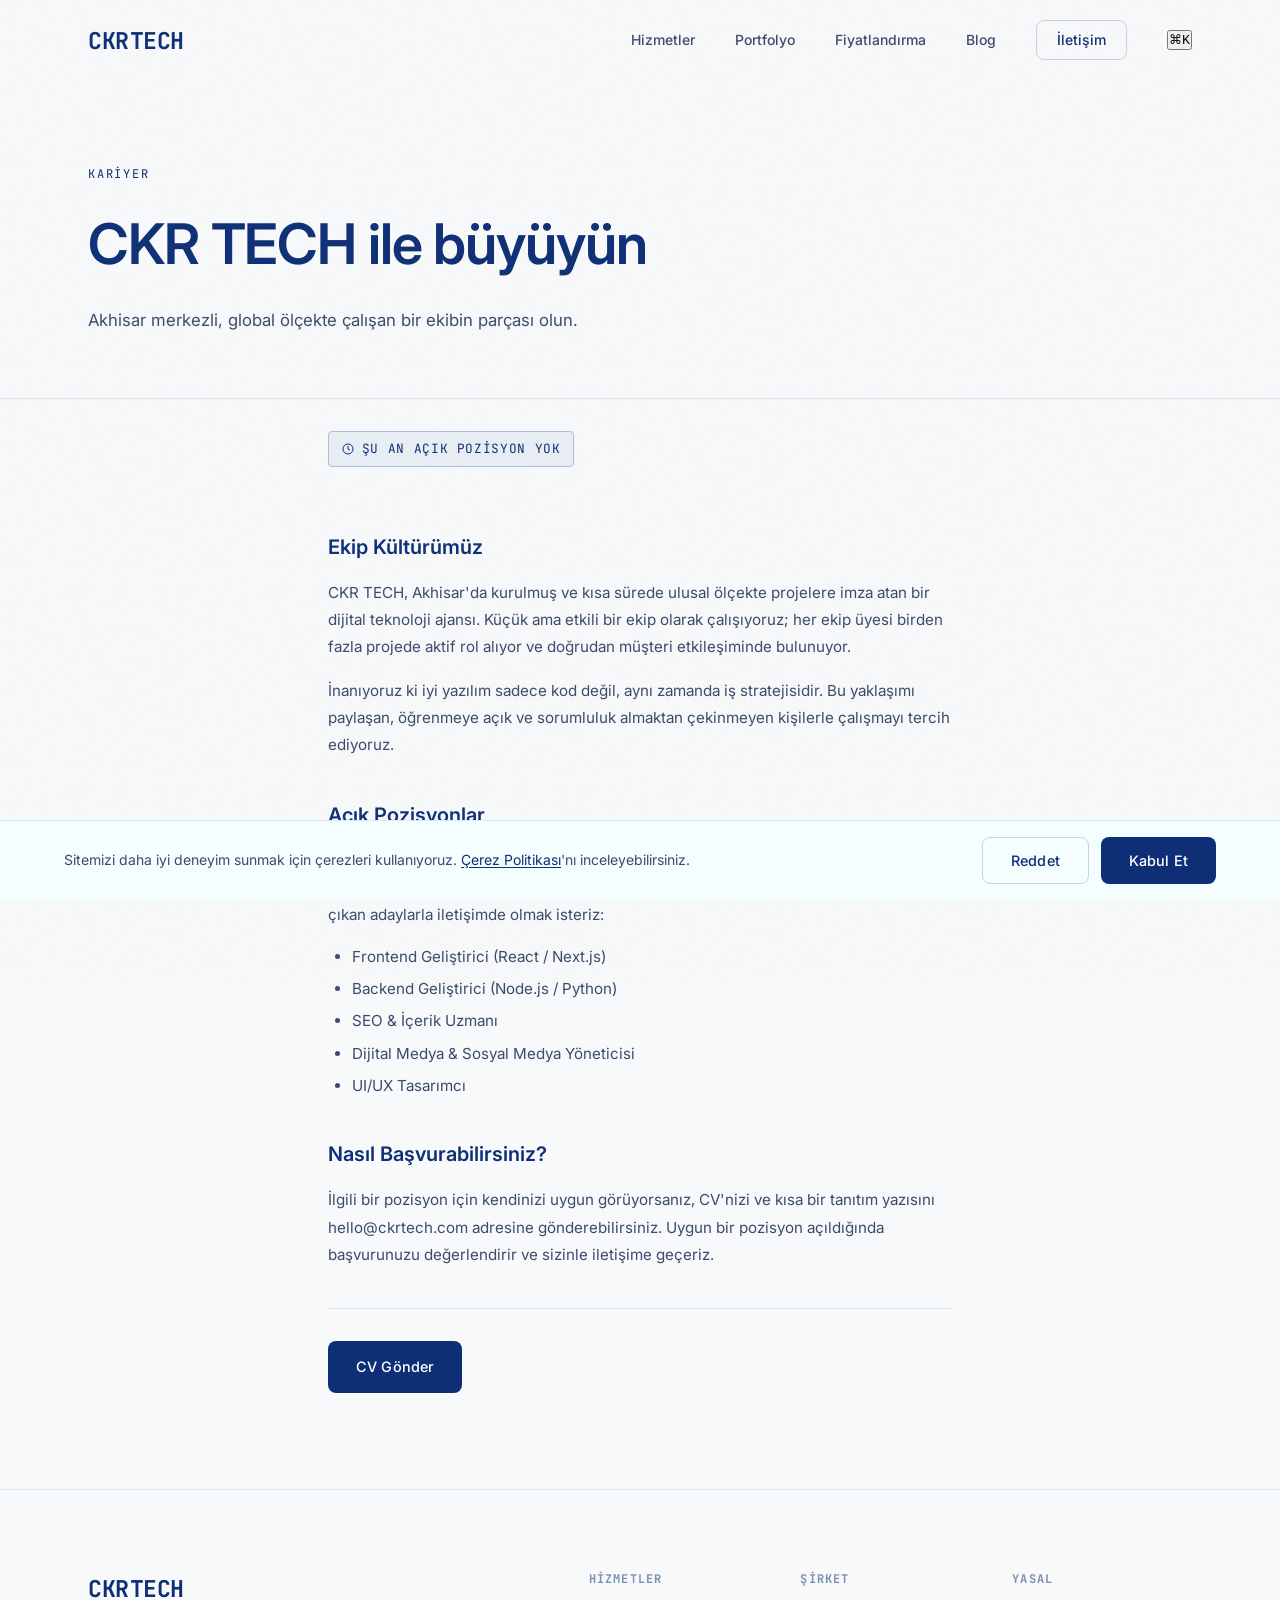
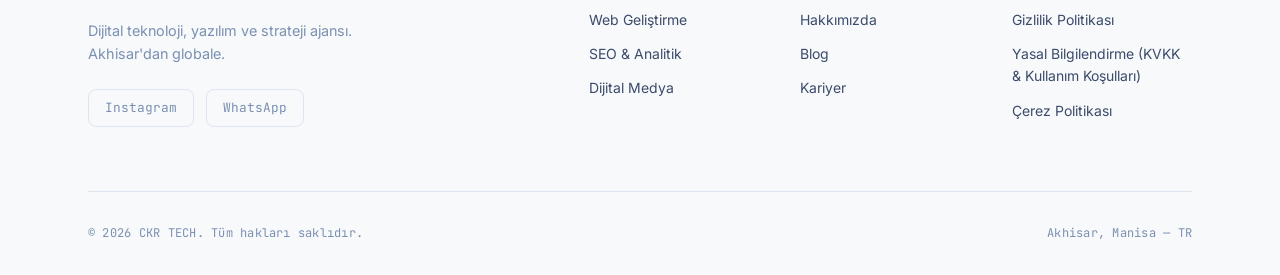
<file: career.html>
<!DOCTYPE html>
<html lang="tr">
<head>
    <meta charset="UTF-8">
    <meta name="viewport" content="width=device-width, initial-scale=1.0">
    <title>Kariyer — CKR TECH</title>
    <meta name="description" content="CKR TECH'te kariyer fırsatları. Açık pozisyonlar, ekip kültürü ve başvuru süreci hakkında bilgi alın.">
    <meta name="keywords" content="kariyer, iş ilanları, CKR TECH, Akhisar, Manisa, yazılım kariyeri">
    <meta name="author" content="CKR TECH">
    <meta name="robots" content="index, follow">
    <link rel="canonical" href="https://ckrtech.com/career.html">
    <link rel="alternate" type="application/rss+xml" title="CKR TECH Blog RSS Feed" href="https://ckrtech.com/feed.xml">
    <link rel="preconnect" href="https://fonts.googleapis.com">
    <link rel="preconnect" href="https://fonts.gstatic.com" crossorigin>
    <link rel="preload" href="https://fonts.googleapis.com/css2?family=Inter:wght@300;400;500;600;700&family=JetBrains+Mono:wght@400;500&display=swap" as="style">
    <meta property="og:type" content="website">
    <meta property="og:url" content="https://ckrtech.com/career.html">
    <meta property="og:title" content="Kariyer — CKR TECH">
    <meta property="og:description" content="CKR TECH'te kariyer fırsatları. Ekip kültürü ve başvuru süreci hakkında bilgi alın.">
    <meta property="og:image" content="https://ckrtech.com/assets/og-cover.jpg">
    <meta property="og:locale" content="tr_TR">
    <meta property="og:site_name" content="CKR TECH">
    <meta name="twitter:card" content="summary_large_image">
    <meta name="twitter:url" content="https://ckrtech.com/career.html">
    <meta name="twitter:title" content="Kariyer — CKR TECH">
    <meta name="twitter:description" content="CKR TECH'te kariyer fırsatları ve ekip kültürü.">
    <meta name="twitter:image" content="https://ckrtech.com/assets/og-cover.jpg">
    <link rel="icon" type="image/svg+xml" href="data:image/svg+xml,<svg xmlns='http://www.w3.org/2000/svg' viewBox='0 0 100 100'><text y='.9em' font-size='90'>⚡</text></svg>">
    <link rel="apple-touch-icon" href="/assets/apple-touch-icon.png">
    <link rel="manifest" href="/site.webmanifest">
    <meta name="theme-color" content="#0a0a0a">
    <meta name="msapplication-TileColor" content="#0a0a0a">
    <link href="https://fonts.googleapis.com/css2?family=Inter:wght@300;400;500;600;700&family=JetBrains+Mono:wght@400;500&display=swap" rel="stylesheet">
    <link rel="stylesheet" href="styles.css">
    <link rel="author" href="/humans.txt">
    <script type="application/ld+json">
{
  "@context": "https://schema.org",
  "@type": "BreadcrumbList",
  "itemListElement": [
    {
      "@type": "ListItem",
      "position": 1,
      "name": "Ana Sayfa",
      "item": "https://ckrtech.com/"
    },
    {
      "@type": "ListItem",
      "position": 2,
      "name": "Kariyer",
      "item": "https://ckrtech.com/career.html"
    }
  ]
}
</script>
   
    <style>
        .career-content {
            max-width: 720px;
            margin: 0 auto;
            padding: 2rem 24px 6rem;
        }
        @media (min-width: 768px) { .career-content { padding: 2rem 32px 6rem; } }
        @media (min-width: 1024px) { .career-content { padding: 2rem 48px 6rem; } }

        .career-content h2 {
            font-size: 1.25rem;
            font-weight: 600;
            color: var(--text-primary);
            margin: 2.5rem 0 1rem;
        }
        .career-content p {
            font-size: 0.95rem;
            line-height: 1.8;
            color: var(--text-secondary);
            margin-bottom: 1rem;
        }
        .career-content ul {
            padding-left: 1.5rem;
            margin-bottom: 1rem;
        }
        .career-content li {
            font-size: 0.95rem;
            color: var(--text-secondary);
            margin-bottom: 0.5rem;
        }
        .career-status {
            display: inline-flex;
            align-items: center;
            gap: 0.5rem;
            font-family: var(--font-mono);
            font-size: 0.8rem;
            letter-spacing: 0.05em;
            text-transform: uppercase;
            color: var(--accent);
            background: var(--accent-soft);
            border: 1px solid var(--accent-border);
            border-radius: 4px;
            padding: 0.4rem 0.8rem;
            margin-bottom: 1.5rem;
        }
        .career-cta {
            margin-top: 2.5rem;
            padding-top: 2rem;
            border-top: 1px solid var(--border);
        }
    </style>
</head>
<body>

    <!-- Loading Screen -->
    <div class="loading-screen" id="loadingScreen">
        <div class="loading-logo">
            <span class="loading-logo-accent">CKR</span> TECH
        </div>
        <div class="loading-bar">
            <div class="loading-bar-fill"></div>
        </div>
    </div>

    <div class="grain-overlay"></div>
    <div class="reading-progress" id="readingProgress"></div>

    <div class="cookie-banner" id="cookieBanner" role="dialog" aria-label="Çerez izni">
        <div class="cookie-content">
            <p class="cookie-text">
                Sitemizi daha iyi deneyim sunmak için çerezleri kullanıyoruz.
                <a href="privacy-policy.html#cookies" class="cookie-link">Çerez Politikası</a>'nı inceleyebilirsiniz.
            </p>
            <div class="cookie-actions">
                <button class="btn btn-secondary btn-sm" id="cookieReject">Reddet</button>
                <button class="btn btn-primary btn-sm" id="cookieAccept">Kabul Et</button>
            </div>
        </div>
    </div>

    <div class="cmd-palette" id="cmdPalette" role="dialog" aria-modal="true" aria-labelledby="cmdTitle" hidden>
        <div class="cmd-palette-backdrop" id="cmdBackdrop"></div>
        <div class="cmd-palette-modal">
            <div class="cmd-palette-header">
                <svg width="16" height="16" viewBox="0 0 24 24" fill="none" stroke="currentColor" stroke-width="2"><circle cx="11" cy="11" r="8"></circle><line x1="21" y1="21" x2="16.65" y2="16.65"></line></svg>
                <input type="text" class="cmd-palette-input" id="cmdInput" placeholder="Komut veya bölüm ara..." autocomplete="off">
                <kbd class="cmd-kbd">ESC</kbd>
            </div>
            <div class="cmd-palette-body" id="cmdBody">
                <div class="cmd-group">
                    <span class="cmd-group-label">Navigasyon</span>
                    <button class="cmd-item" data-action="navigate" data-url="index.html"><span class="cmd-icon">→</span><span class="cmd-text">Ana Sayfa</span><span class="cmd-hint">index.html</span></button>
                    <button class="cmd-item" data-action="navigate" data-url="insights.html"><span class="cmd-icon">→</span><span class="cmd-text">Blog</span><span class="cmd-hint">insights.html</span></button>
                    <button class="cmd-item" data-action="navigate" data-url="index.html#services"><span class="cmd-icon">→</span><span class="cmd-text">Hizmetler</span><span class="cmd-hint">#services</span></button>
                </div>
                <div class="cmd-group">
                    <span class="cmd-group-label">Eylem</span>
                    <button class="cmd-item" data-action="email"><span class="cmd-icon">✉</span><span class="cmd-text">E-posta Gönder</span><span class="cmd-hint">hello@ckrtech.com</span></button>
                    <button class="cmd-item" data-action="copy"><span class="cmd-icon">📋</span><span class="cmd-text">E-posta Adresini Kopyala</span><span class="cmd-hint">Clipboard</span></button>
                </div>
            </div>
        </div>
    </div>

    <header class="site-header" id="header">
        <div class="container nav-container">
            <a href="index.html" class="logo"><span class="logo-text">CKR</span><span class="logo-accent">TECH</span></a>
            <nav class="main-nav" id="mainNav">
                <a href="index.html#services" class="nav-link">Hizmetler</a>
                <a href="index.html#portfolio" class="nav-link">Portfolyo</a>
                <a href="index.html#pricing" class="nav-link">Fiyatlandırma</a>
                <a href="insights.html" class="nav-link">Blog</a>
                <a href="index.html#contact" class="nav-link nav-link--cta">İletişim</a>
                <button class="nav-kbd" id="navKbdTrigger" aria-label="Komut paleti aç"><kbd>⌘</kbd><kbd>K</kbd></button>
            </nav>
            <button class="menu-toggle" id="menuToggle" aria-label="Menü"><span></span><span></span><span></span></button>
        </div>
    </header>

    <section class="page-hero">
        <div class="container">
            <span class="section-eyebrow">Kariyer</span>
            <h1 class="page-title">CKR TECH ile büyüyün</h1>
            <p class="section-desc">Akhisar merkezli, global ölçekte çalışan bir ekibin parçası olun.</p>
        </div>
    </section>

    <section class="career-content">
        <div class="container" style="padding: 0;">
            <span class="career-status">
                <svg width="12" height="12" viewBox="0 0 24 24" fill="none" stroke="currentColor" stroke-width="2"><circle cx="12" cy="12" r="10"></circle><path d="M12 6v6l4 2"></path></svg>
                Şu an açık pozisyon yok
            </span>

            <h2>Ekip Kültürümüz</h2>
            <p>CKR TECH, Akhisar'da kurulmuş ve kısa sürede ulusal ölçekte projelere imza atan bir dijital teknoloji ajansı. Küçük ama etkili bir ekip olarak çalışıyoruz; her ekip üyesi birden fazla projede aktif rol alıyor ve doğrudan müşteri etkileşiminde bulunuyor.</p>
            <p>İnanıyoruz ki iyi yazılım sadece kod değil, aynı zamanda iş stratejisidir. Bu yaklaşımı paylaşan, öğrenmeye açık ve sorumluluk almaktan çekinmeyen kişilerle çalışmayı tercih ediyoruz.</p>

            <h2>Açık Pozisyonlar</h2>
            <p>Şu anda aktif olarak yayınlanmış bir iş ilanımız bulunmuyor. Ancak büyüyen proje hacmimiz nedeniyle ekibimizi düzenli olarak genişletiyoruz. Aşağıdaki alanlarda öne çıkan adaylarla iletişimde olmak isteriz:</p>
            <ul>
                <li>Frontend Geliştirici (React / Next.js)</li>
                <li>Backend Geliştirici (Node.js / Python)</li>
                <li>SEO & İçerik Uzmanı</li>
                <li>Dijital Medya & Sosyal Medya Yöneticisi</li>
                <li>UI/UX Tasarımcı</li>
            </ul>

            <h2>Nasıl Başvurabilirsiniz?</h2>
            <p>İlgili bir pozisyon için kendinizi uygun görüyorsanız, CV'nizi ve kısa bir tanıtım yazısını <a href="mailto:hello@ckrtech.com?subject=Kariyer%20Ba%C5%9Fvurusu">hello@ckrtech.com</a> adresine gönderebilirsiniz. Uygun bir pozisyon açıldığında başvurunuzu değerlendirir ve sizinle iletişime geçeriz.</p>

            <div class="career-cta">
                <a href="mailto:hello@ckrtech.com?subject=Kariyer%20Ba%C5%9Fvurusu" class="btn btn-primary">CV Gönder</a>
            </div>
        </div>
    </section>

    <footer class="footer" id="footer">
        <div class="container">
            <div class="footer-layout">
                <div class="footer-brand">
                    <a href="index.html" class="logo"><span class="logo-text">CKR</span><span class="logo-accent">TECH</span></a>
                    <p class="footer-copy">Dijital teknoloji, yazılım ve strateji ajansı. Akhisar'dan globale.</p>
                    <div class="footer-social">
                        <a href="https://instagram.com/ckr.tech" target="_blank" rel="noopener noreferrer" class="social-link" aria-label="Instagram">Instagram</a>
                        <a href="https://wa.me/905346921987" target="_blank" rel="noopener noreferrer" class="social-link" aria-label="WhatsApp">WhatsApp</a>
                    </div>
                </div>
                <div class="footer-columns">
                    <div class="footer-column">
                        <h4 class="footer-column-title">Hizmetler</h4>
                        <nav class="footer-nav">
                            <a href="web-gelistirme.html" class="footer-link">Web Geliştirme</a>
                            <a href="seo-analitik.html" class="footer-link">SEO & Analitik</a>
                            <a href="dijital-medya.html" class="footer-link">Dijital Medya</a>
                        </nav>
                    </div>
                    <div class="footer-column">
                        <h4 class="footer-column-title">Şirket</h4>
                        <nav class="footer-nav">
                            <a href="index.html#vision" class="footer-link">Hakkımızda</a>
                            <a href="insights.html" class="footer-link">Blog</a>
                            <a href="career.html" class="footer-link">Kariyer</a>
                        </nav>
                    </div>
                    <div class="footer-column">
                        <h4 class="footer-column-title">Yasal</h4>
                        <nav class="footer-nav">
                            <a href="privacy-policy.html" class="footer-link">Gizlilik Politikası</a>
                            <a href="terms.html" class="footer-link">Yasal Bilgilendirme (KVKK &amp; Kullanım Koşulları)</a>
                            <a href="privacy-policy.html#cookies" class="footer-link">Çerez Politikası</a>
                        </nav>
                    </div>
                </div>
            </div>
            <div class="footer-bottom">
                <span class="footer-copyright">© 2026 CKR TECH. Tüm hakları saklıdır.</span>
                <span class="footer-location">Akhisar, Manisa — TR</span>
            </div>
        </div>
    </footer>

    <script src="script.js"></script>
</body>
</html>
</file>
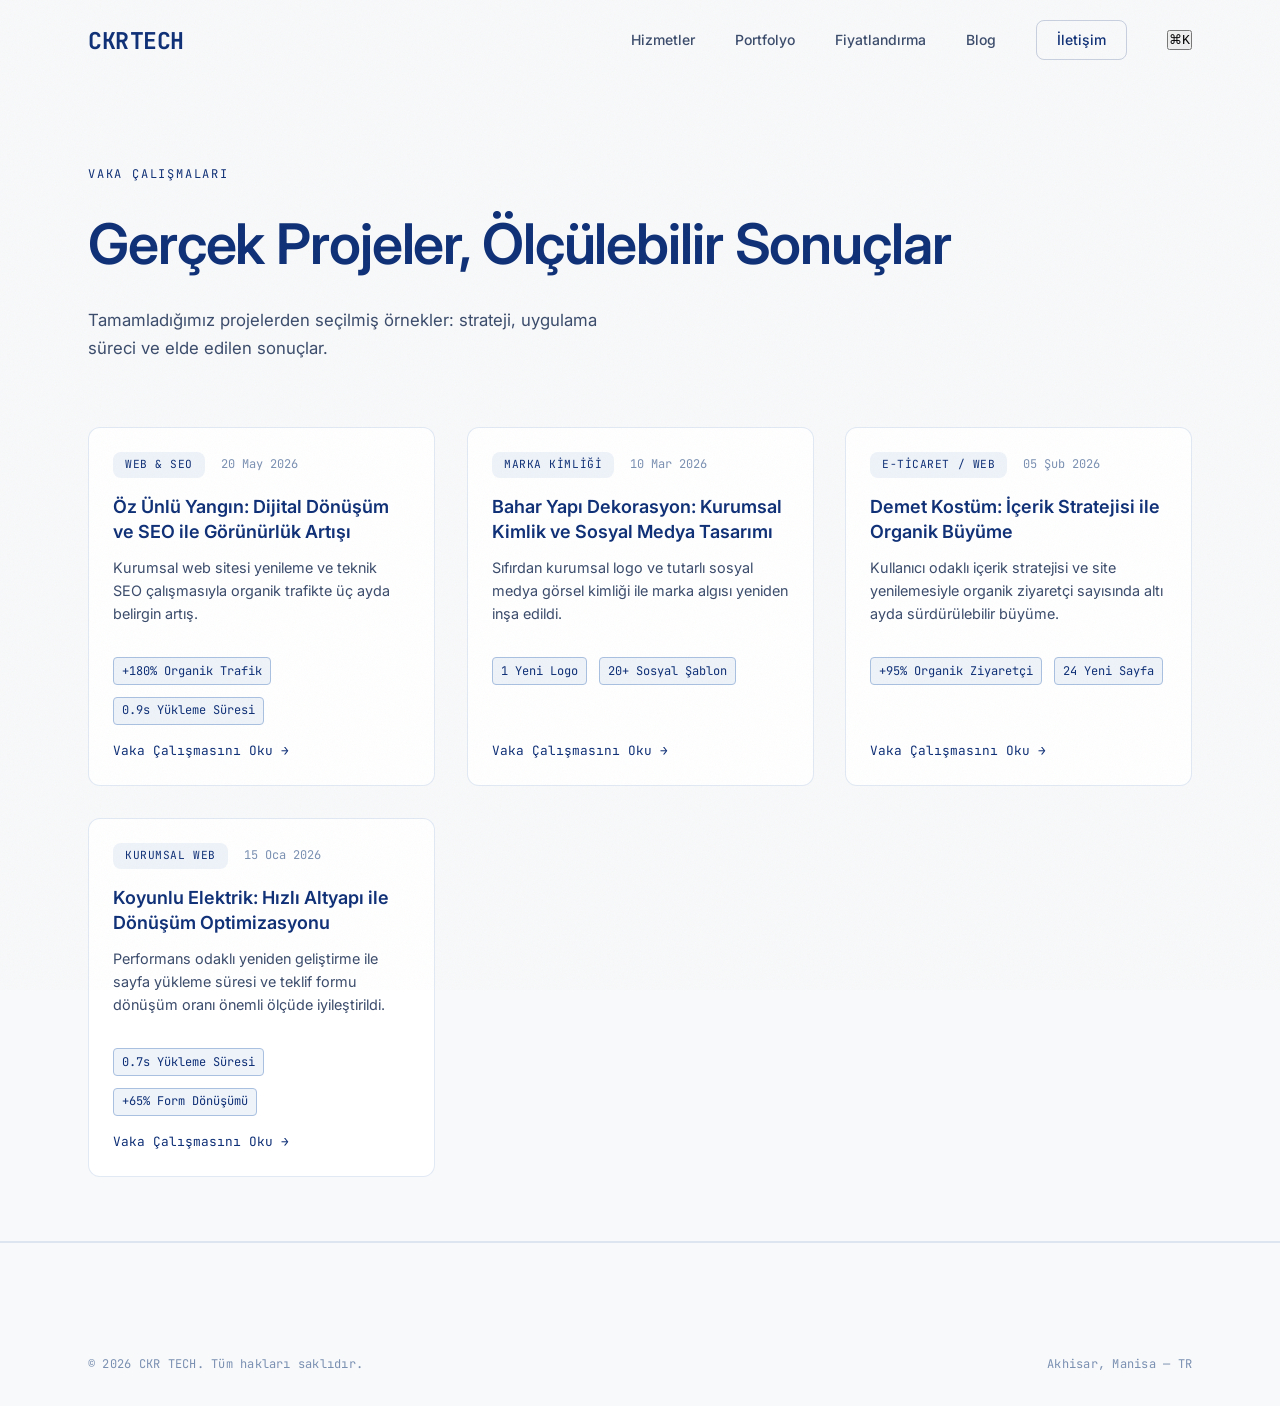
<file: case-studies.html>
<!DOCTYPE html>
<html lang="tr">
<head>
    <meta charset="UTF-8">
    <meta name="viewport" content="width=device-width, initial-scale=1.0">
    <title>Vaka Çalışmaları — CKR TECH</title>
    <meta name="description" content="CKR TECH'in tamamladığı projelerden seçilmiş vaka çalışmaları: strateji, uygulama ve elde edilen sonuçlar.">
    <meta name="keywords" content="vaka çalışması, case study, CKR TECH, proje örnekleri, başarı hikayeleri">
    <meta name="author" content="CKR TECH">
    <meta name="robots" content="index, follow">
    <link rel="canonical" href="https://ckrtech.com/case-studies.html">
    <link rel="alternate" type="application/rss+xml" title="CKR TECH Blog RSS Feed" href="https://ckrtech.com/feed.xml">
    <link rel="preconnect" href="https://fonts.googleapis.com">
    <link rel="preconnect" href="https://fonts.gstatic.com" crossorigin>
    <link href="https://fonts.googleapis.com/css2?family=Inter:wght@300;400;500;600;700&family=JetBrains+Mono:wght@400;500&display=swap" rel="stylesheet">
    <meta property="og:type" content="website">
    <meta property="og:url" content="https://ckrtech.com/case-studies.html">
    <meta property="og:title" content="Vaka Çalışmaları — CKR TECH">
    <meta property="og:description" content="CKR TECH'in tamamladığı projelerden seçilmiş vaka çalışmaları: strateji, uygulama ve sonuçlar.">
    <meta property="og:image" content="https://ckrtech.com/assets/og-cover.jpg">
    <meta property="og:locale" content="tr_TR">
    <meta property="og:site_name" content="CKR TECH">
    <meta name="twitter:card" content="summary_large_image">
    <meta name="twitter:url" content="https://ckrtech.com/case-studies.html">
    <meta name="twitter:title" content="Vaka Çalışmaları — CKR TECH">
    <meta name="twitter:description" content="CKR TECH'in tamamladığı projelerden seçilmiş vaka çalışmaları.">
    <meta name="twitter:image" content="https://ckrtech.com/assets/og-cover.jpg">
    <meta name="theme-color" content="#0a0a0a">
    <link rel="icon" type="image/svg+xml" href="data:image/svg+xml,<svg xmlns='http://www.w3.org/2000/svg' viewBox='0 0 100 100'><text y='.9em' font-size='90'>⚡</text></svg>">
    <link rel="apple-touch-icon" href="/assets/apple-touch-icon.png">
    <link rel="manifest" href="/site.webmanifest">
    <link rel="stylesheet" href="styles.css">
    <link rel="author" href="/humans.txt">
    <script type="application/ld+json">
{
  "@context": "https://schema.org",
  "@type": "BreadcrumbList",
  "itemListElement": [
    {
      "@type": "ListItem",
      "position": 1,
      "name": "Ana Sayfa",
      "item": "https://ckrtech.com/"
    },
    {
      "@type": "ListItem",
      "position": 2,
      "name": "Vaka Çalışmaları",
      "item": "https://ckrtech.com/case-studies.html"
    }
  ]
}
</script>
    <script type="application/ld+json">
{
  "@context": "https://schema.org",
  "@type": "CollectionPage",
  "name": "Vaka Çalışmaları — CKR TECH",
  "description": "CKR TECH'in tamamladığı projelerden seçilmiş vaka çalışmaları: strateji, uygulama ve elde edilen sonuçlar.",
  "url": "https://ckrtech.com/case-studies.html",
  "isPartOf": {
    "@type": "WebSite",
    "name": "CKR TECH",
    "url": "https://ckrtech.com/"
  }
}
</script>
    <!-- Mobil CMD+K Gizleme -->
    <style>
        @media (max-width: 768px) {
            .nav-kbd,
            .cmd-palette,
            .cmd-palette-backdrop,
            .cmd-palette-modal {
                display: none !important;
                visibility: hidden !important;
                pointer-events: none !important;
            }
        }
    </style>
    <style>
        .case-card-meta {
            display: flex;
            gap: 0.75rem;
            flex-wrap: wrap;
            margin-top: 0.75rem;
        }
        .case-card-result {
            font-family: var(--font-mono);
            font-size: 0.75rem;
            color: var(--accent);
            border: 1px solid var(--accent-border);
            background: var(--accent-soft);
            border-radius: 4px;
            padding: 0.2rem 0.5rem;
        }
    </style>
</head>
<body>

    <div class="grain-overlay"></div>

    <header class="site-header" id="header">
        <div class="container nav-container">
            <a href="index.html" class="logo">
                <span class="logo-text">CKR</span><span class="logo-accent">TECH</span>
            </a>
            <nav class="main-nav" id="mainNav">
                <a href="index.html#services" class="nav-link">Hizmetler</a>
                <a href="index.html#portfolio" class="nav-link">Portfolyo</a>
                <a href="index.html#pricing" class="nav-link">Fiyatlandırma</a>
                <a href="insights.html" class="nav-link">Blog</a>
                <a href="index.html#contact" class="nav-link nav-link--cta">İletişim</a>
                <button class="nav-kbd" id="navKbdTrigger" aria-label="Komut paleti aç"><kbd>⌘</kbd><kbd>K</kbd></button>
            </nav>
            <button class="menu-toggle" id="menuToggle" aria-label="Menü">
                <span></span><span></span><span></span>
            </button>
        </div>
    </header>

    <main class="page-hero" style="min-height: 80vh;">
        <div class="container">
            <header class="section-header">
                <span class="section-eyebrow">Vaka Çalışmaları</span>
                <h1 class="page-title">Gerçek Projeler, Ölçülebilir Sonuçlar</h1>
                <p class="section-desc">Tamamladığımız projelerden seçilmiş örnekler: strateji, uygulama süreci ve elde edilen sonuçlar.</p>
            </header>

            <div class="blog-grid">
                <article class="blog-card">
                    <div class="blog-card-body">
                        <div class="insight-meta">
                            <span class="insight-tag">Web & SEO</span>
                            <span class="insight-date">20 May 2026</span>
                        </div>
                        <h2 class="insight-title">Öz Ünlü Yangın: Dijital Dönüşüm ve SEO ile Görünürlük Artışı</h2>
                        <p class="insight-excerpt">Kurumsal web sitesi yenileme ve teknik SEO çalışmasıyla organik trafikte üç ayda belirgin artış.</p>
                        <div class="case-card-meta">
                            <span class="case-card-result">+180% Organik Trafik</span>
                            <span class="case-card-result">0.9s Yükleme Süresi</span>
                        </div>
                        <a href="case-study.html?slug=oz-unlu-yangin" class="insight-link" style="margin-top: auto; padding-top: 1rem;">Vaka Çalışmasını Oku →</a>
                    </div>
                </article>

                <article class="blog-card">
                    <div class="blog-card-body">
                        <div class="insight-meta">
                            <span class="insight-tag">Marka Kimliği</span>
                            <span class="insight-date">10 Mar 2026</span>
                        </div>
                        <h2 class="insight-title">Bahar Yapı Dekorasyon: Kurumsal Kimlik ve Sosyal Medya Tasarımı</h2>
                        <p class="insight-excerpt">Sıfırdan kurumsal logo ve tutarlı sosyal medya görsel kimliği ile marka algısı yeniden inşa edildi.</p>
                        <div class="case-card-meta">
                            <span class="case-card-result">1 Yeni Logo</span>
                            <span class="case-card-result">20+ Sosyal Şablon</span>
                        </div>
                        <a href="case-study.html?slug=bahar-yapi-dekorasyon" class="insight-link" style="margin-top: auto; padding-top: 1rem;">Vaka Çalışmasını Oku →</a>
                    </div>
                </article>

                <article class="blog-card">
                    <div class="blog-card-body">
                        <div class="insight-meta">
                            <span class="insight-tag">E-Ticaret / Web</span>
                            <span class="insight-date">05 Şub 2026</span>
                        </div>
                        <h2 class="insight-title">Demet Kostüm: İçerik Stratejisi ile Organik Büyüme</h2>
                        <p class="insight-excerpt">Kullanıcı odaklı içerik stratejisi ve site yenilemesiyle organik ziyaretçi sayısında altı ayda sürdürülebilir büyüme.</p>
                        <div class="case-card-meta">
                            <span class="case-card-result">+95% Organik Ziyaretçi</span>
                            <span class="case-card-result">24 Yeni Sayfa</span>
                        </div>
                        <a href="case-study.html?slug=demet-kostum" class="insight-link" style="margin-top: auto; padding-top: 1rem;">Vaka Çalışmasını Oku →</a>
                    </div>
                </article>

                <article class="blog-card">
                    <div class="blog-card-body">
                        <div class="insight-meta">
                            <span class="insight-tag">Kurumsal Web</span>
                            <span class="insight-date">15 Oca 2026</span>
                        </div>
                        <h2 class="insight-title">Koyunlu Elektrik: Hızlı Altyapı ile Dönüşüm Optimizasyonu</h2>
                        <p class="insight-excerpt">Performans odaklı yeniden geliştirme ile sayfa yükleme süresi ve teklif formu dönüşüm oranı önemli ölçüde iyileştirildi.</p>
                        <div class="case-card-meta">
                            <span class="case-card-result">0.7s Yükleme Süresi</span>
                            <span class="case-card-result">+65% Form Dönüşümü</span>
                        </div>
                        <a href="case-study.html?slug=koyunlu-elektrik" class="insight-link" style="margin-top: auto; padding-top: 1rem;">Vaka Çalışmasını Oku →</a>
                    </div>
                </article>
            </div>
        </div>
    </main>

    <footer class="footer" id="footer">
        <div class="container">
            <div class="footer-bottom" style="border-top: none;">
                <span class="footer-copyright">© 2026 CKR TECH. Tüm hakları saklıdır.</span>
                <span class="footer-location">Akhisar, Manisa — TR</span>
            </div>
        </div>
    </footer>

    <script src="script.js"></script>
</body>
</html>
</file>
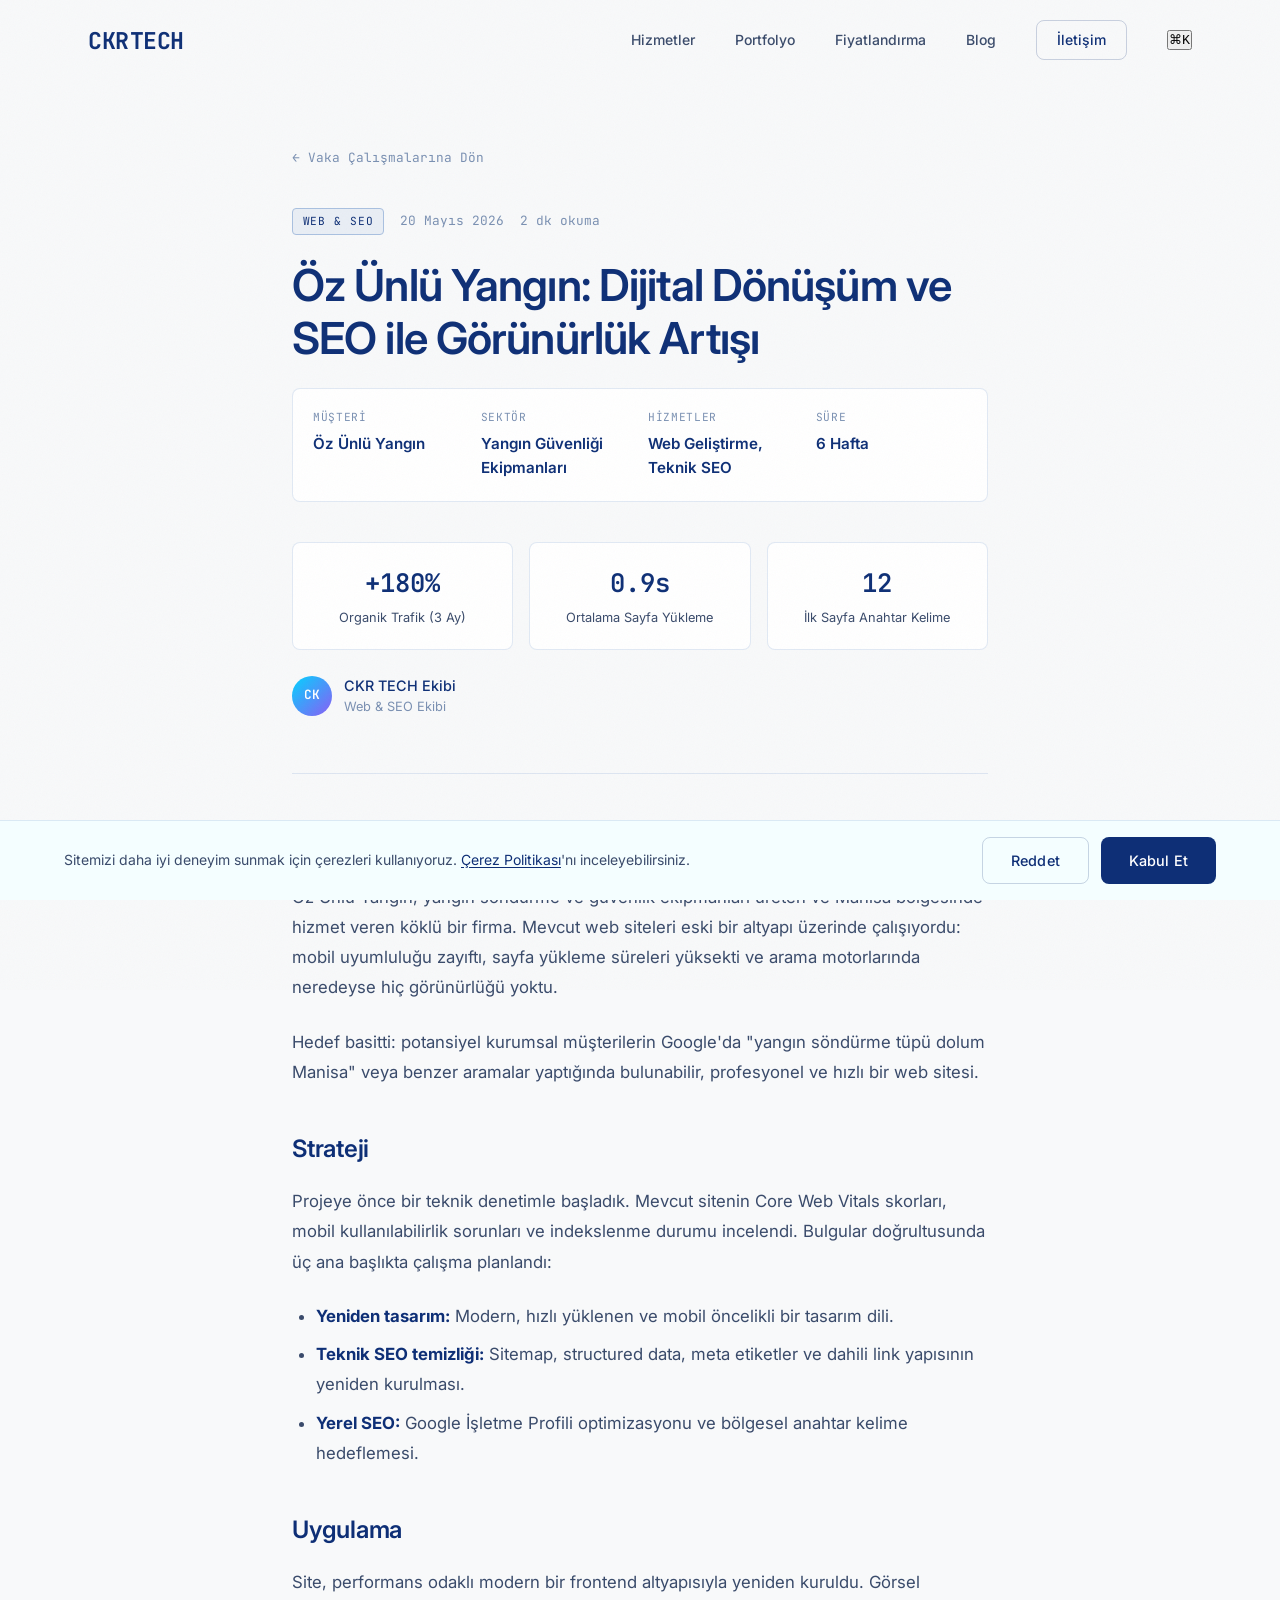
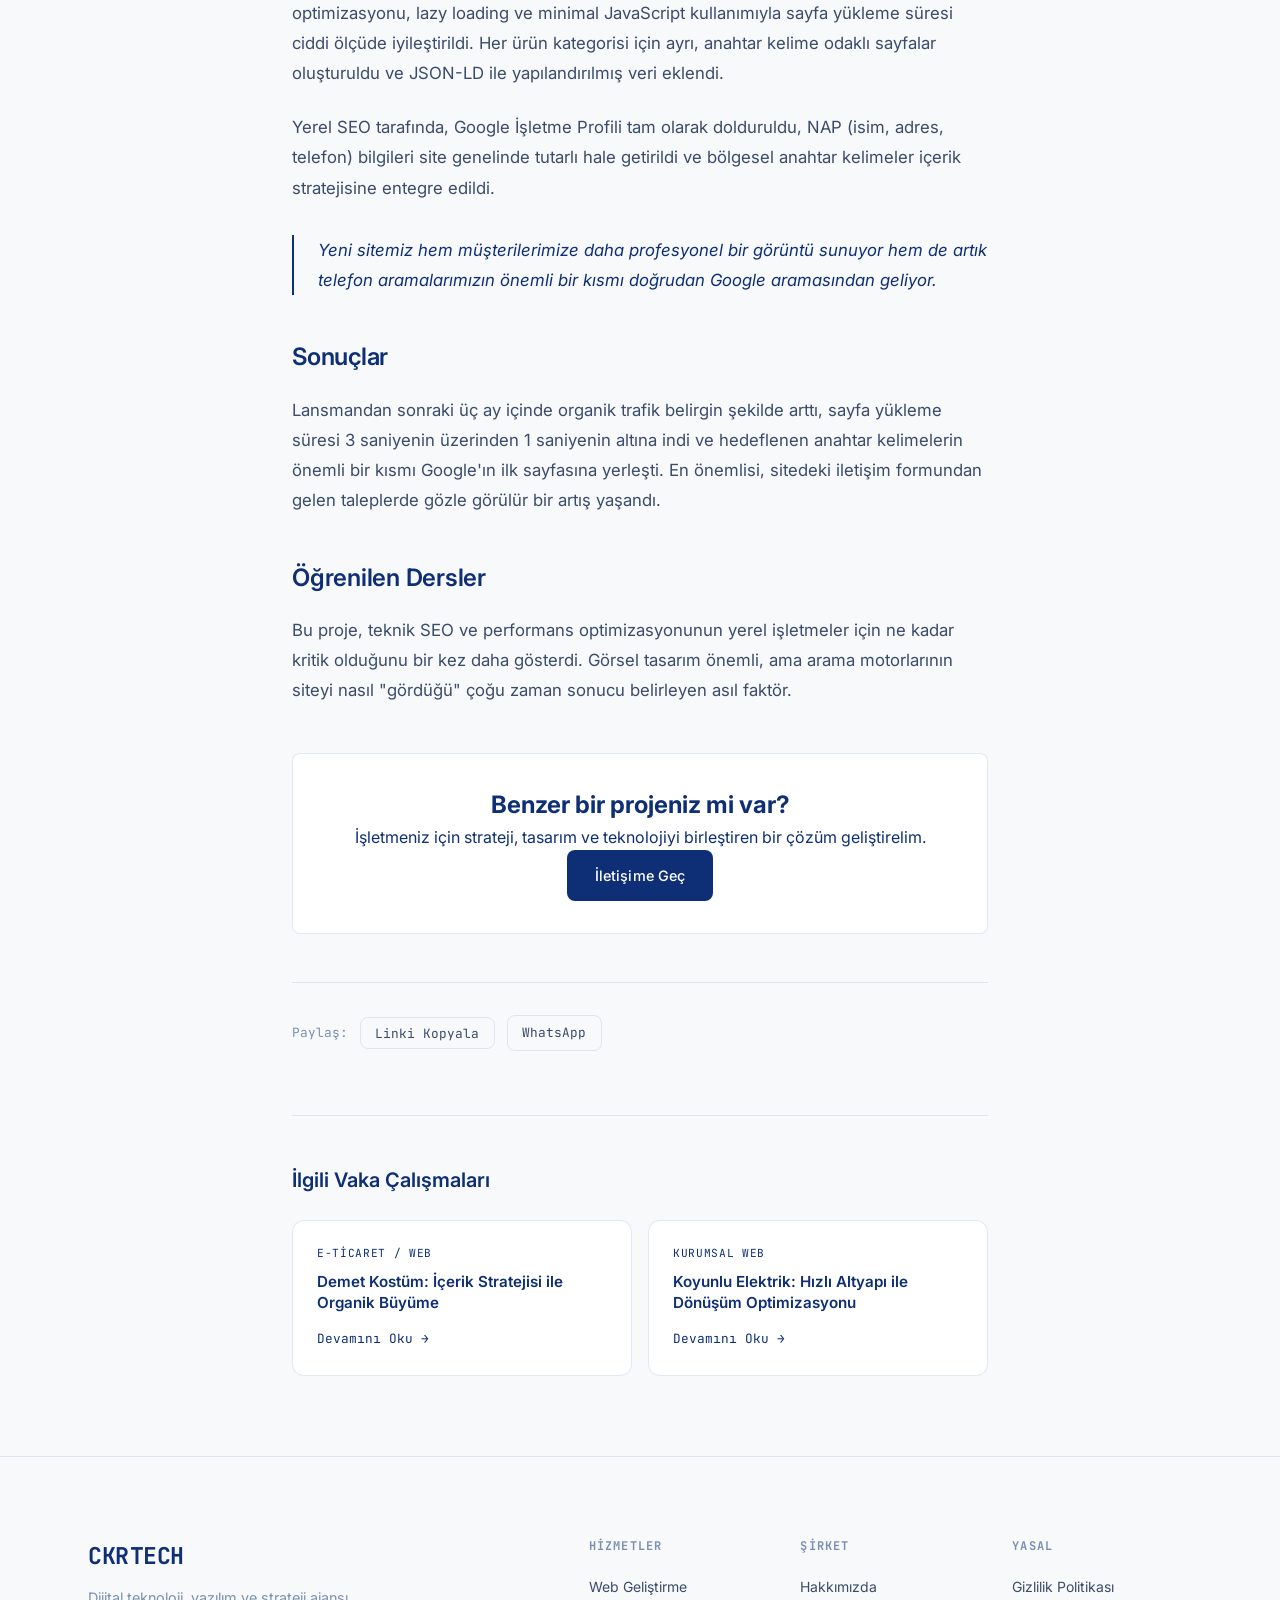
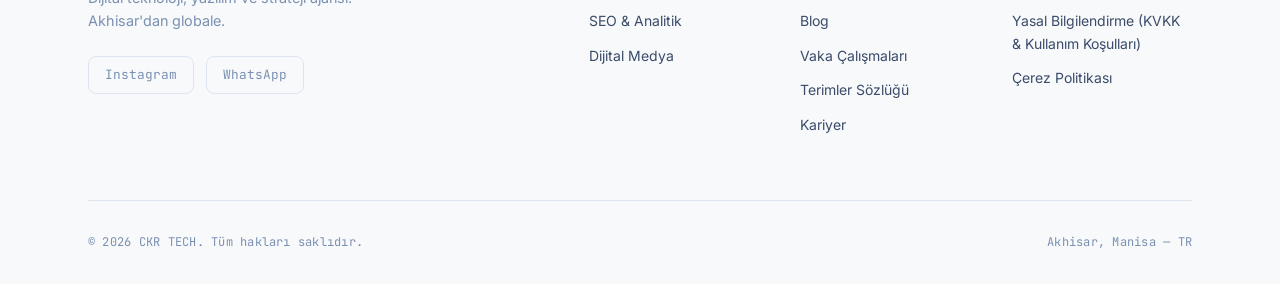
<file: case-study.html>
<!DOCTYPE html>
<html lang="tr">
<head>
    <meta charset="UTF-8">
    <meta name="viewport" content="width=device-width, initial-scale=1.0">
    <title id="pageTitle">Vaka Çalışması — CKR TECH</title>
    <meta name="description" id="pageDesc" content="CKR TECH proje vaka çalışmaları: strateji, uygulama ve sonuçlar.">
    <meta name="author" content="CKR TECH">
    <meta name="robots" content="index, follow">
    <link rel="canonical" id="pageCanonical" href="https://ckrtech.com/case-study.html">
    <link rel="alternate" type="application/rss+xml" title="CKR TECH Blog RSS Feed" href="https://ckrtech.com/feed.xml">
    <link rel="preconnect" href="https://fonts.googleapis.com">
    <link rel="preconnect" href="https://fonts.gstatic.com" crossorigin>
    <link rel="preload" href="https://fonts.googleapis.com/css2?family=Inter:wght@300;400;500;600;700&family=JetBrains+Mono:wght@400;500&display=swap" as="style" onload="this.onload=null;this.rel='stylesheet'">
    <noscript><link rel="stylesheet" href="https://fonts.googleapis.com/css2?family=Inter:wght@300;400;500;600;700&family=JetBrains+Mono:wght@400;500&display=swap"></noscript>
    <meta property="og:type" content="article">
    <meta property="og:site_name" content="CKR TECH">
    <meta property="og:image" content="https://ckrtech.com/assets/og-cover.jpg">
    <meta property="og:locale" content="tr_TR">
    <meta name="twitter:card" content="summary_large_image">
    <meta name="twitter:image" content="https://ckrtech.com/assets/og-cover.jpg">
    <link rel="icon" type="image/svg+xml" href="data:image/svg+xml,<svg xmlns='http://www.w3.org/2000/svg' viewBox='0 0 100 100'><text y='.9em' font-size='90'>⚡</text></svg>">
    <link rel="apple-touch-icon" href="/assets/apple-touch-icon.png">
    <link rel="manifest" href="/site.webmanifest">
    <meta name="theme-color" content="#0a0a0a">
    <link rel="stylesheet" href="styles.css">
    <link rel="author" href="/humans.txt">
    <!-- Mobil CMD+K Gizleme -->
    <style>
        @media (max-width: 768px) {
            .nav-kbd,
            .cmd-palette,
            .cmd-palette-backdrop,
            .cmd-palette-modal {
                display: none !important;
                visibility: hidden !important;
                pointer-events: none !important;
            }
        }
    </style>
    <!-- Vaka çalışması detay ek stilleri -->
    <style>
        .article-back {
            display: inline-flex;
            align-items: center;
            gap: 0.5rem;
            font-family: var(--font-mono);
            font-size: 0.8rem;
            color: var(--text-muted);
            margin-bottom: 2.5rem;
            transition: color 0.2s;
        }
        .article-back:hover { color: var(--accent); }
        .article-back-arrow { transition: transform 0.2s; }
        .article-back:hover .article-back-arrow { transform: translateX(-3px); }

        .article-tag {
            display: inline-block;
            font-family: var(--font-mono);
            font-size: 0.7rem;
            letter-spacing: 0.08em;
            text-transform: uppercase;
            color: var(--accent);
            background: var(--accent-soft);
            border: 1px solid var(--accent-border);
            border-radius: 4px;
            padding: 0.2rem 0.6rem;
        }

        .article-reading-time,
        .article-date {
            font-family: var(--font-mono);
            font-size: 0.8rem;
            color: var(--text-muted);
        }

        .author-name {
            font-size: 0.9rem;
            font-weight: 500;
            color: var(--text-primary);
        }
        .author-role {
            font-size: 0.8rem;
            color: var(--text-muted);
        }

        .article-share {
            display: flex;
            align-items: center;
            gap: 0.75rem;
            margin-top: 3rem;
            padding-top: 2rem;
            border-top: 1px solid var(--border);
        }
        .article-share-label {
            font-family: var(--font-mono);
            font-size: 0.8rem;
            color: var(--text-muted);
        }
        .share-btn {
            font-family: var(--font-mono);
            font-size: 0.8rem;
            padding: 0.4rem 0.9rem;
            border: 1px solid var(--border);
            border-radius: var(--radius-sm);
            background: transparent;
            color: var(--text-secondary);
            cursor: pointer;
            transition: var(--transition);
        }
        .share-btn:hover {
            border-color: var(--accent-border);
            color: var(--accent);
            background: var(--accent-soft);
        }

        .related-card {
            background: var(--bg-card);
            border: 1px solid var(--border);
            border-radius: var(--radius);
            padding: 1.5rem;
            transition: var(--transition-slow);
            display: block;
            text-decoration: none;
        }
        .related-card:hover {
            border-color: var(--border-hover);
            transform: translateY(-3px);
        }
        .related-card-tag {
            font-family: var(--font-mono);
            font-size: 0.7rem;
            letter-spacing: 0.06em;
            text-transform: uppercase;
            color: var(--accent);
            margin-bottom: 0.5rem;
        }
        .related-card-title {
            font-size: 0.95rem;
            font-weight: 600;
            color: var(--text-primary);
            line-height: 1.4;
            margin-bottom: 0.75rem;
            transition: color 0.2s;
        }
        .related-card:hover .related-card-title { color: var(--accent); }
        .related-card-link {
            font-family: var(--font-mono);
            font-size: 0.8rem;
            color: var(--accent);
        }
        .related-grid {
            display: grid;
            grid-template-columns: 1fr;
            gap: 1rem;
        }
        @media (min-width: 640px) { .related-grid { grid-template-columns: repeat(2, 1fr); } }

        .related-posts {
            margin-top: 4rem;
        }
        .related-title {
            font-size: 1.25rem;
            font-weight: 600;
            color: var(--text-primary);
            margin-bottom: 1.5rem;
        }

        .not-found-msg {
            text-align: center;
            padding: 6rem 0;
            color: var(--text-muted);
        }
        .not-found-msg h1 { font-size: 1.5rem; margin-bottom: 1rem; color: var(--text-primary); }

        .article-layout {
            max-width: 760px;
            margin: 0 auto;
            padding: 9rem 24px 5rem;
        }
        @media (min-width: 768px) { .article-layout { padding: 9rem 32px 5rem; } }

        /* Vaka çalışması özel bileşenler */
        .case-meta-grid {
            display: grid;
            grid-template-columns: repeat(2, 1fr);
            gap: 1rem;
            margin: 1.5rem 0 2.5rem;
            padding: 1.25rem;
            border: 1px solid var(--border);
            border-radius: 8px;
            background: var(--bg-card);
        }
        @media (min-width: 640px) { .case-meta-grid { grid-template-columns: repeat(4, 1fr); } }
        .case-meta-item .case-meta-label {
            font-family: var(--font-mono);
            font-size: 0.7rem;
            letter-spacing: 0.06em;
            text-transform: uppercase;
            color: var(--text-muted);
            margin-bottom: 0.3rem;
        }
        .case-meta-item .case-meta-value {
            font-size: 0.95rem;
            font-weight: 600;
            color: var(--text-primary);
        }

        .case-results-grid {
            display: grid;
            grid-template-columns: 1fr;
            gap: 1rem;
            margin: 1.5rem 0;
        }
        @media (min-width: 640px) { .case-results-grid { grid-template-columns: repeat(3, 1fr); } }
        .case-result-card {
            border: 1px solid var(--border);
            border-radius: 8px;
            padding: 1.25rem;
            text-align: center;
            background: var(--bg-card);
        }
        .case-result-value {
            font-family: var(--font-mono);
            font-size: 1.6rem;
            font-weight: 600;
            color: var(--accent);
            margin-bottom: 0.3rem;
        }
        .case-result-label {
            font-size: 0.8rem;
            color: var(--text-secondary);
        }

        .case-quote {
            border-left: 3px solid var(--accent);
            padding: 1rem 1.5rem;
            margin: 2rem 0;
            font-size: 1rem;
            font-style: italic;
            color: var(--text-secondary);
            background: var(--bg-card);
            border-radius: 0 8px 8px 0;
        }
        .case-quote-author {
            display: block;
            margin-top: 0.75rem;
            font-style: normal;
            font-family: var(--font-mono);
            font-size: 0.8rem;
            color: var(--text-muted);
        }

        .case-cta-box {
            margin-top: 3rem;
            padding: 2rem;
            border: 1px solid var(--border);
            border-radius: 8px;
            background: var(--bg-card);
            text-align: center;
        }
        .case-cta-box h2 { margin-top: 0; }
    </style>
</head>
<body>

<div class="loading-screen" id="loadingScreen">
        <div class="loading-logo">
            <span class="loading-logo-accent">CKR</span> TECH
        </div>
        <div class="loading-bar">
            <div class="loading-bar-fill"></div>
        </div>
    </div>

    <div class="grain-overlay"></div>
    <div class="reading-progress" id="readingProgress"></div>

    <div class="cookie-banner" id="cookieBanner" role="dialog" aria-label="Çerez izni">
        <div class="cookie-content">
            <p class="cookie-text">
                Sitemizi daha iyi deneyim sunmak için çerezleri kullanıyoruz.
                <a href="privacy-policy.html#cookies" class="cookie-link">Çerez Politikası</a>'nı inceleyebilirsiniz.
            </p>
            <div class="cookie-actions">
                <button class="btn btn-secondary btn-sm" id="cookieReject">Reddet</button>
                <button class="btn btn-primary btn-sm" id="cookieAccept">Kabul Et</button>
            </div>
        </div>
    </div>

    <div class="cmd-palette" id="cmdPalette" role="dialog" aria-modal="true" aria-labelledby="cmdTitle" hidden>
        <div class="cmd-palette-backdrop" id="cmdBackdrop"></div>
        <div class="cmd-palette-modal">
            <div class="cmd-palette-header">
                <svg width="16" height="16" viewBox="0 0 24 24" fill="none" stroke="currentColor" stroke-width="2"><circle cx="11" cy="11" r="8"></circle><line x1="21" y1="21" x2="16.65" y2="16.65"></line></svg>
                <input type="text" class="cmd-palette-input" id="cmdInput" placeholder="Komut veya bölüm ara..." autocomplete="off">
                <kbd class="cmd-kbd">ESC</kbd>
            </div>
            <div class="cmd-palette-body" id="cmdBody">
                <div class="cmd-group">
                    <span class="cmd-group-label">Navigasyon</span>
                    <button class="cmd-item" data-action="navigate" data-url="case-studies.html"><span class="cmd-icon">→</span><span class="cmd-text">Vaka Çalışmaları</span><span class="cmd-hint">case-studies.html</span></button><button class="cmd-item" data-action="navigate" data-url="glossary.html"><span class="cmd-icon">→</span><span class="cmd-text">Terimler Sözlüğü</span><span class="cmd-hint">glossary.html</span></button>
                    <button class="cmd-item" data-action="navigate" data-url="index.html"><span class="cmd-icon">→</span><span class="cmd-text">Ana Sayfa</span><span class="cmd-hint">index.html</span></button>
                    <button class="cmd-item" data-action="navigate" data-url="index.html#contact"><span class="cmd-icon">→</span><span class="cmd-text">İletişim</span><span class="cmd-hint">#contact</span></button>
                </div>
                <div class="cmd-group">
                    <span class="cmd-group-label">Eylem</span>
                    <button class="cmd-item" data-action="email"><span class="cmd-icon">✉</span><span class="cmd-text">E-posta Gönder</span><span class="cmd-hint">hello@ckrtech.com</span></button>
                    <button class="cmd-item" data-action="copy"><span class="cmd-icon">📋</span><span class="cmd-text">E-posta Adresini Kopyala</span><span class="cmd-hint">Clipboard</span></button>
                </div>
            </div>
        </div>
    </div>

    <header class="site-header" id="header">
        <div class="container nav-container">
            <a href="index.html" class="logo">
                <span class="logo-text">CKR</span><span class="logo-accent">TECH</span>
            </a>
            <nav class="main-nav" id="mainNav">
                <a href="index.html#services" class="nav-link">Hizmetler</a>
                <a href="index.html#portfolio" class="nav-link">Portfolyo</a>
                <a href="index.html#pricing" class="nav-link">Fiyatlandırma</a>
                <a href="insights.html" class="nav-link">Blog</a>
                <a href="index.html#contact" class="nav-link nav-link--cta">İletişim</a>
                <button class="nav-kbd" id="navKbdTrigger" aria-label="Komut paleti aç"><kbd>⌘</kbd><kbd>K</kbd></button>
            </nav>
            <button class="menu-toggle" id="menuToggle" aria-label="Menü">
                <span></span><span></span><span></span>
            </button>
        </div>
    </header>

    <main id="articleMain">
        <!-- İçerik JS tarafından buraya render edilir -->
    </main>

    <footer class="footer" id="footer">
        <div class="container">
            <div class="footer-layout">
                <div class="footer-brand">
                    <a href="index.html" class="logo">
                        <span class="logo-text">CKR</span><span class="logo-accent">TECH</span>
                    </a>
                    <p class="footer-copy">Dijital teknoloji, yazılım ve strateji ajansı. Akhisar'dan globale.</p>
                    <div class="footer-social">
                        <a href="https://instagram.com/ckr.tech" target="_blank" rel="noopener noreferrer" class="social-link" aria-label="Instagram">Instagram</a>
                        <a href="https://wa.me/905346921987" target="_blank" rel="noopener noreferrer" class="social-link" aria-label="WhatsApp">WhatsApp</a>
                    </div>
                </div>
                <div class="footer-columns">
                    <div class="footer-column">
                        <h4 class="footer-column-title">Hizmetler</h4>
                        <nav class="footer-nav">
                            <a href="web-gelistirme.html" class="footer-link">Web Geliştirme</a>
                            <a href="seo-analitik.html" class="footer-link">SEO & Analitik</a>
                            <a href="dijital-medya.html" class="footer-link">Dijital Medya</a>
                        </nav>
                    </div>
                    <div class="footer-column">
                        <h4 class="footer-column-title">Şirket</h4>
                        <nav class="footer-nav">
                            <a href="index.html#vision" class="footer-link">Hakkımızda</a>
                            <a href="insights.html" class="footer-link">Blog</a>
                            <a href="case-studies.html" class="footer-link">Vaka Çalışmaları</a>
                            <a href="glossary.html" class="footer-link">Terimler Sözlüğü</a>
                            <a href="career.html" class="footer-link">Kariyer</a>
                        </nav>
                    </div>
                    <div class="footer-column">
                        <h4 class="footer-column-title">Yasal</h4>
                        <nav class="footer-nav">
                            <a href="privacy-policy.html" class="footer-link">Gizlilik Politikası</a>
                            <a href="terms.html" class="footer-link">Yasal Bilgilendirme (KVKK &amp; Kullanım Koşulları)</a>
                            <a href="privacy-policy.html#cookies" class="footer-link">Çerez Politikası</a>
                        </nav>
                    </div>
                </div>
            </div>
            <div class="footer-bottom">
                <span class="footer-copyright">© 2026 CKR TECH. Tüm hakları saklıdır.</span>
                <span class="footer-location">Akhisar, Manisa — TR</span>
            </div>
        </div>
    </footer>

    <script src="script.js"></script>
    <script>
    // ============================================
    // VAKA ÇALIŞMASI VERİ KATMANI
    // Yeni vaka eklemek için bu diziye bir obje ekleyin
    // ============================================
    const CASES = [
        {
            slug: 'oz-unlu-yangin',
            tag: 'Web & SEO',
            date: '20 Mayıs 2026',
            title: 'Öz Ünlü Yangın: Dijital Dönüşüm ve SEO ile Görünürlük Artışı',
            excerpt: 'Yangın güvenlik ekipmanları sektöründe faaliyet gösteren Öz Ünlü Yangın için kurumsal web sitesi yenileme ve teknik SEO çalışması.',
            client: 'Öz Ünlü Yangın',
            sector: 'Yangın Güvenliği Ekipmanları',
            services: 'Web Geliştirme, Teknik SEO',
            duration: '6 Hafta',
            authorInitials: 'CK',
            authorName: 'CKR TECH Ekibi',
            authorRole: 'Web & SEO Ekibi',
            authorBg: 'linear-gradient(135deg, #00d4ff, #8b5cf6)',
            results: [
                { value: '+180%', label: 'Organik Trafik (3 Ay)' },
                { value: '0.9s', label: 'Ortalama Sayfa Yükleme' },
                { value: '12', label: 'İlk Sayfa Anahtar Kelime' }
            ],
            content: `
                <h2>Müşteri ve İhtiyaç</h2>
                <p>Öz Ünlü Yangın, yangın söndürme ve güvenlik ekipmanları üreten ve Manisa bölgesinde hizmet veren köklü bir firma. Mevcut web siteleri eski bir altyapı üzerinde çalışıyordu: mobil uyumluluğu zayıftı, sayfa yükleme süreleri yüksekti ve arama motorlarında neredeyse hiç görünürlüğü yoktu.</p>
                <p>Hedef basitti: potansiyel kurumsal müşterilerin Google'da "yangın söndürme tüpü dolum Manisa" veya benzer aramalar yaptığında bulunabilir, profesyonel ve hızlı bir web sitesi.</p>

                <h2>Strateji</h2>
                <p>Projeye önce bir teknik denetimle başladık. Mevcut sitenin Core Web Vitals skorları, mobil kullanılabilirlik sorunları ve indekslenme durumu incelendi. Bulgular doğrultusunda üç ana başlıkta çalışma planlandı:</p>
                <ul>
                    <li><strong>Yeniden tasarım:</strong> Modern, hızlı yüklenen ve mobil öncelikli bir tasarım dili.</li>
                    <li><strong>Teknik SEO temizliği:</strong> Sitemap, structured data, meta etiketler ve dahili link yapısının yeniden kurulması.</li>
                    <li><strong>Yerel SEO:</strong> Google İşletme Profili optimizasyonu ve bölgesel anahtar kelime hedeflemesi.</li>
                </ul>

                <h2>Uygulama</h2>
                <p>Site, performans odaklı modern bir frontend altyapısıyla yeniden kuruldu. Görsel optimizasyonu, lazy loading ve minimal JavaScript kullanımıyla sayfa yükleme süresi ciddi ölçüde iyileştirildi. Her ürün kategorisi için ayrı, anahtar kelime odaklı sayfalar oluşturuldu ve JSON-LD ile yapılandırılmış veri eklendi.</p>
                <p>Yerel SEO tarafında, Google İşletme Profili tam olarak dolduruldu, NAP (isim, adres, telefon) bilgileri site genelinde tutarlı hale getirildi ve bölgesel anahtar kelimeler içerik stratejisine entegre edildi.</p>

                <blockquote>Yeni sitemiz hem müşterilerimize daha profesyonel bir görüntü sunuyor hem de artık telefon aramalarımızın önemli bir kısmı doğrudan Google aramasından geliyor.</blockquote>

                <h2>Sonuçlar</h2>
                <p>Lansmandan sonraki üç ay içinde organik trafik belirgin şekilde arttı, sayfa yükleme süresi 3 saniyenin üzerinden 1 saniyenin altına indi ve hedeflenen anahtar kelimelerin önemli bir kısmı Google'ın ilk sayfasına yerleşti. En önemlisi, sitedeki iletişim formundan gelen taleplerde gözle görülür bir artış yaşandı.</p>

                <h2>Öğrenilen Dersler</h2>
                <p>Bu proje, teknik SEO ve performans optimizasyonunun yerel işletmeler için ne kadar kritik olduğunu bir kez daha gösterdi. Görsel tasarım önemli, ama arama motorlarının siteyi nasıl "gördüğü" çoğu zaman sonucu belirleyen asıl faktör.</p>
            `,
            related: ['demet-kostum', 'koyunlu-elektrik']
        },
        {
            slug: 'bahar-yapi-dekorasyon',
            tag: 'Marka Kimliği',
            date: '10 Mart 2026',
            title: 'Bahar Yapı Dekorasyon: Kurumsal Kimlik ve Sosyal Medya Tasarımı',
            excerpt: 'Bahar Yapı Dekorasyon için sıfırdan kurumsal logo tasarımı ve tutarlı bir sosyal medya görsel kimliği oluşturuldu.',
            client: 'Bahar Yapı Dekorasyon',
            sector: 'İç Mekan Dekorasyon ve Yapı Malzemeleri',
            services: 'Marka Kimliği, Sosyal Medya Tasarımı',
            duration: '3 Hafta',
            authorInitials: 'CK',
            authorName: 'CKR TECH Ekibi',
            authorRole: 'Tasarım Ekibi',
            authorBg: 'linear-gradient(135deg, #f59e0b, #ef4444)',
            results: [
                { value: '1', label: 'Yeni Kurumsal Logo' },
                { value: '20+', label: 'Sosyal Medya Şablonu' },
                { value: '%100', label: 'Marka Tutarlılığı' }
            ],
            content: `
                <h2>Müşteri ve İhtiyaç</h2>
                <p>Bahar Yapı Dekorasyon, iç mekan dekorasyon ürünleri ve yapı malzemeleri satışı yapan, büyüyen bir aile şirketi. Şirketin kurumsal bir logosu yoktu ve sosyal medya hesaplarında tutarlı bir görsel dil bulunmuyordu — her paylaşım farklı bir tasarım yaklaşımıyla yapılıyordu.</p>
                <p>Talep açıktı: modern, sektöre uygun bir logo ve bu logo etrafında kurulu, sosyal medyada kolayca tekrarlanabilir bir görsel kimlik sistemi.</p>

                <h2>Strateji</h2>
                <p>Önce marka kişiliği üzerine kısa bir çalışma yapıldı: Bahar Yapı Dekorasyon'un hedef kitlesi, ton ve rekabet konumu belirlendi. Buradan çıkan "sıcak, modern, güvenilir" marka kişiliği, tüm tasarım kararlarının referans noktası oldu.</p>
                <ul>
                    <li><strong>Logo tasarımı:</strong> Hem dijital hem basılı kullanıma uygun, ölçeklenebilir bir logo sistemi.</li>
                    <li><strong>Renk paleti ve tipografi:</strong> Markanın sıcak ama profesyonel kimliğini yansıtan tutarlı bir görsel sistem.</li>
                    <li><strong>Sosyal medya şablonları:</strong> Ürün tanıtımı, kampanya ve bilgilendirme paylaşımları için tekrar kullanılabilir tasarım şablonları.</li>
                </ul>

                <h2>Uygulama</h2>
                <p>Logo çalışmasında birden fazla konsept üretildi ve müşteriyle birlikte değerlendirildi. Seçilen konsept, farklı kullanım senaryoları (sosyal medya profil fotoğrafı, tabela, kartvizit, ürün etiketleri) için optimize edildi.</p>
                <p>Ardından, Instagram ve Facebook paylaşımları için modüler bir şablon seti hazırlandı. Bu şablonlar sayesinde işletme, kendi ekibiyle bile marka tutarlılığını koruyarak düzenli içerik üretebilir hale geldi.</p>

                <h2>Sonuçlar</h2>
                <p>Yeni kimlik, kısa sürede tüm dijital ve basılı materyallere uygulandı. Sosyal medya hesapları artık tek bir markaya ait gibi görünüyor ve paylaşım hazırlama süresi önemli ölçüde kısaldı çünkü ekip artık sıfırdan tasarım yapmak zorunda değil.</p>

                <h2>Öğrenilen Dersler</h2>
                <p>Küçük ve orta ölçekli işletmeler için marka kimliği genellikle "lüks" bir yatırım olarak görülüyor, ama tutarlı bir görsel kimlik, günlük operasyonel verimliliği de doğrudan etkiliyor — özellikle sosyal medya içerik üretiminde.</p>
            `,
            related: ['oz-unlu-yangin', 'demet-kostum']
        },
        {
            slug: 'demet-kostum',
            tag: 'E-Ticaret / Web',
            date: '05 Şubat 2026',
            title: 'Demet Kostüm: İçerik Stratejisi ile Organik Büyüme',
            excerpt: 'Demet Kostüm için yeni web sitesi ve kullanıcı odaklı içerik stratejisiyle organik ziyaretçi sayısında sürdürülebilir büyüme sağlandı.',
            client: 'Demet Kostüm',
            sector: 'Kostüm ve Tekstil Perakende',
            services: 'Web Geliştirme, İçerik Stratejisi',
            duration: '8 Hafta',
            authorInitials: 'CK',
            authorName: 'CKR TECH Ekibi',
            authorRole: 'İçerik & Web Ekibi',
            authorBg: 'linear-gradient(135deg, #10b981, #06b6d4)',
            results: [
                { value: '+95%', label: 'Organik Ziyaretçi (6 Ay)' },
                { value: '24', label: 'Yeni İçerik Sayfası' },
                { value: '-40%', label: 'Hemen Çıkma Oranı' }
            ],
            content: `
                <h2>Müşteri ve İhtiyaç</h2>
                <p>Demet Kostüm, özel gün ve etkinlik kostümleri satan bir e-ticaret işletmesi. Mevcut siteleri ürünleri sergiliyordu ama herhangi bir içerik stratejisi yoktu; ziyaretçiler büyük oranda yalnızca marka adıyla arama yapanlardan geliyordu.</p>
                <p>Hedef, sitenin sadece bir "katalog" olmaktan çıkıp, hedef kitlenin arama davranışına cevap veren bir kaynak haline gelmesiydi — örneğin "çocuk doğum günü kostüm önerileri" gibi aramalarda görünür olmak.</p>

                <h2>Strateji</h2>
                <p>Çalışma iki paralel hat üzerinde kuruldu:</p>
                <ul>
                    <li><strong>Web sitesi yenileme:</strong> Ürün sayfalarının yapısı, filtreleme ve kategori mimarisi kullanıcı yolculuğuna göre yeniden tasarlandı.</li>
                    <li><strong>İçerik stratejisi:</strong> Hedef kitlenin arama niyetine göre bir içerik takvimi oluşturuldu — kostüm seçim rehberleri, etkinlik temalı öneri listeleri, bakım ve saklama ipuçları gibi.</li>
                </ul>
                <p>Her içerik parçası, belirli bir arama niyetine (bilgi edinme, karşılaştırma, satın alma) hizmet edecek şekilde planlandı.</p>

                <h2>Uygulama</h2>
                <p>Web sitesi tarafında, ürün kategorileri kullanıcıların gerçek arama alışkanlıklarına göre yeniden organize edildi. İlgili ürünler ve içerik sayfaları arasında dahili linkleme stratejisi kuruldu, böylece bir kostüm seçim rehberini okuyan ziyaretçi doğrudan ilgili ürün sayfalarına yönlendiriliyor.</p>
                <p>İçerik tarafında, ilk üç ayda toplam 24 yeni sayfa yayınlandı. Her sayfa, hedeflenen anahtar kelime etrafında yapılandırıldı ve görsel açıdan ürün fotoğraflarıyla desteklendi.</p>

                <blockquote>Artık sadece markamızı bilen insanlar değil, "ne giysem" diye arayan insanlar da bizi buluyor — ve bu kişiler genellikle daha hazır alıcılar oluyor.</blockquote>

                <h2>Sonuçlar</h2>
                <p>Altı ay içinde organik ziyaretçi sayısı belirgin şekilde arttı. Yeni içerik sayfaları, ürün sayfalarına önemli miktarda dahili trafik yönlendirdi ve genel hemen çıkma oranı düştü — bu da ziyaretçilerin siteyi daha fazla keşfettiğinin bir göstergesi.</p>

                <h2>Öğrenilen Dersler</h2>
                <p>E-ticaret sitelerinde içerik stratejisi genellikle ihmal edilir çünkü doğrudan satışla bağlantısı net görünmez. Ancak doğru planlanmış bir içerik yapısı, hem yeni müşteri kazanımında hem de marka güvenilirliğinde uzun vadede ölçülebilir fark yaratıyor.</p>
            `,
            related: ['oz-unlu-yangin', 'koyunlu-elektrik']
        },
        {
            slug: 'koyunlu-elektrik',
            tag: 'Kurumsal Web',
            date: '15 Ocak 2026',
            title: 'Koyunlu Elektrik: Hızlı Altyapı ile Dönüşüm Optimizasyonu',
            excerpt: 'Koyunlu Elektrik için performans odaklı bir kurumsal web sitesi geliştirildi; hızlı yükleme süresi ve gelişmiş UX dönüşüm oranlarını artırdı.',
            client: 'Koyunlu Elektrik',
            sector: 'Elektrik Malzemeleri Toptan ve Perakende',
            services: 'Web Geliştirme, Dönüşüm Optimizasyonu',
            duration: '5 Hafta',
            authorInitials: 'CK',
            authorName: 'CKR TECH Ekibi',
            authorRole: 'Geliştirme Ekibi',
            authorBg: 'linear-gradient(135deg, #8b5cf6, #ec4899)',
            results: [
                { value: '0.7s', label: 'Sayfa Yükleme Süresi' },
                { value: '+65%', label: 'Form Dönüşüm Oranı' },
                { value: '%98', label: 'Core Web Vitals Skoru' }
            ],
            content: `
                <h2>Müşteri ve İhtiyaç</h2>
                <p>Koyunlu Elektrik, hem bireysel hem kurumsal müşterilere elektrik malzemesi tedarik eden bir toptan/perakende işletmesi. Mevcut web siteleri yavaştı, teklif talep formu kullanıcılar tarafından zor bulunuyordu ve mobil deneyim oldukça zayıftı.</p>
                <p>İşletmenin temel hedefi, siteyi ziyaret eden potansiyel kurumsal müşterilerin teklif talep formunu doldurma oranını artırmaktı.</p>

                <h2>Strateji</h2>
                <p>Proje, performans ve dönüşüm optimizasyonu (CRO) odaklı iki ana eksende planlandı:</p>
                <ul>
                    <li><strong>Teknik altyapı yenileme:</strong> Modern bir frontend mimarisiyle sayfa yükleme sürelerinin kökten iyileştirilmesi.</li>
                    <li><strong>Kullanıcı yolculuğu optimizasyonu:</strong> Teklif talep formunun her sayfada görünür ve erişilebilir hale getirilmesi, form adımlarının basitleştirilmesi.</li>
                </ul>

                <h2>Uygulama</h2>
                <p>Site, minimal JavaScript yükü ve optimize edilmiş görsellerle yeniden kuruldu. Sayfa yükleme süresi 1 saniyenin altına indirildi. Teklif talep formu, sayfa içinde daha görünür bir konuma alındı ve alan sayısı azaltılarak doldurma süresi kısaltıldı.</p>
                <p>Ayrıca, ürün kategori sayfalarına "hızlı teklif al" butonları eklendi — kullanıcılar artık ürün incelerken aynı anda teklif talebinde bulunabiliyor.</p>

                <blockquote>Form doldurma oranındaki artış, satış ekibimizin önüne gelen nitelikli taleplerin sayısını doğrudan etkiledi. Site artık bizim için gerçek bir satış kanalı.</blockquote>

                <h2>Sonuçlar</h2>
                <p>Yeni site, önemli ölçüde daha hızlı yükleniyor ve Core Web Vitals metriklerinde yüksek skorlar elde ediyor. Teklif talep formu doldurma oranında belirgin bir artış gözlendi — bu da daha fazla nitelikli satış fırsatı anlamına geliyor.</p>

                <h2>Öğrenilen Dersler</h2>
                <p>Bu proje, performans optimizasyonunun sadece "teknik bir ayrıntı" olmadığını, doğrudan iş sonuçlarına yansıyan bir faktör olduğunu açıkça gösterdi. Hızlı bir site, daha fazla kullanıcının formu doldurmaya kadar sabırla ilerlemesini sağlıyor.</p>
            `,
            related: ['oz-unlu-yangin', 'demet-kostum']
        }
    ];

    // ============================================
    // RENDER MOTORU
    // ============================================
    function getCase(slug) {
        return CASES.find(c => c.slug === slug) || null;
    }

    function getRelatedCases(slugs) {
        return slugs.map(s => CASES.find(c => c.slug === s)).filter(Boolean);
    }

    function estimateReadTime(html) {
        const text = html.replace(/<[^>]*>/g, ' ');
        const words = text.trim().split(/\s+/).length;
        return Math.ceil(words / 200);
    }

    function renderCase(item) {
        const readTime = estimateReadTime(item.content);
        const related = getRelatedCases(item.related || []);

        // Meta güncelle
        document.title = item.title + ' — CKR TECH';
        document.getElementById('pageDesc').setAttribute('content', item.excerpt);
        document.getElementById('pageCanonical').setAttribute('href', `https://ckrtech.com/case-study.html?slug=${item.slug}`);

        injectCaseStudySchema(item);

        const resultsHTML = item.results.map(r => `
            <div class="case-result-card">
                <div class="case-result-value">${r.value}</div>
                <div class="case-result-label">${r.label}</div>
            </div>
        `).join('');

        const relatedHTML = related.length > 0 ? `
            <div class="related-posts">
                <h2 class="related-title">İlgili Vaka Çalışmaları</h2>
                <div class="related-grid">
                    ${related.map(r => `
                        <a href="case-study.html?slug=${r.slug}" class="related-card">
                            <p class="related-card-tag">${r.tag}</p>
                            <h3 class="related-card-title">${r.title}</h3>
                            <span class="related-card-link">Devamını Oku →</span>
                        </a>
                    `).join('')}
                </div>
            </div>
        ` : '';

        document.getElementById('articleMain').innerHTML = `
            <div class="article-layout">
                <a href="case-studies.html" class="article-back">
                    <span class="article-back-arrow">←</span> Vaka Çalışmalarına Dön
                </a>

                <article>
                    <header class="article-header">
                        <div class="article-meta-row">
                            <span class="article-tag">${item.tag}</span>
                            <span class="article-date">${item.date}</span>
                            <span class="article-reading-time">${readTime} dk okuma</span>
                        </div>

                        <h1 class="article-title">${item.title}</h1>

                        <div class="case-meta-grid">
                            <div class="case-meta-item">
                                <div class="case-meta-label">Müşteri</div>
                                <div class="case-meta-value">${item.client}</div>
                            </div>
                            <div class="case-meta-item">
                                <div class="case-meta-label">Sektör</div>
                                <div class="case-meta-value">${item.sector}</div>
                            </div>
                            <div class="case-meta-item">
                                <div class="case-meta-label">Hizmetler</div>
                                <div class="case-meta-value">${item.services}</div>
                            </div>
                            <div class="case-meta-item">
                                <div class="case-meta-label">Süre</div>
                                <div class="case-meta-value">${item.duration}</div>
                            </div>
                        </div>

                        <div class="case-results-grid">
                            ${resultsHTML}
                        </div>

                        <div class="article-author">
                            <div class="author-avatar" style="background: ${item.authorBg};">${item.authorInitials}</div>
                            <div>
                                <p class="author-name">${item.authorName}</p>
                                <p class="author-role">${item.authorRole}</p>
                            </div>
                        </div>
                    </header>

                    <div class="article-content">
                        ${item.content}
                    </div>

                    <div class="case-cta-box">
                        <h2>Benzer bir projeniz mi var?</h2>
                        <p>İşletmeniz için strateji, tasarım ve teknolojiyi birleştiren bir çözüm geliştirelim.</p>
                        <a href="index.html#contact" class="btn btn-primary">İletişime Geç</a>
                    </div>

                    <div class="article-share">
                        <span class="article-share-label">Paylaş:</span>
                        <button class="share-btn" id="copyUrlBtn">Linki Kopyala</button>
                        <a href="https://wa.me/?text=${encodeURIComponent(item.title + ' — ' + window.location.href)}" target="_blank" rel="noopener noreferrer" class="share-btn">WhatsApp</a>
                    </div>
                </article>

                ${relatedHTML}
            </div>
        `;

        document.getElementById('copyUrlBtn').addEventListener('click', function() {
            navigator.clipboard.writeText(window.location.href).then(() => {
                this.textContent = 'Kopyalandı ✓';
                setTimeout(() => { this.textContent = 'Linki Kopyala'; }, 2000);
            });
        });
    }

    // ============================================
    // DYNAMIC JSON-LD SCHEMA (Article + BreadcrumbList)
    // ============================================
    function injectCaseStudySchema(item) {
        ['dynamic-jsonld', 'breadcrumb-jsonld'].forEach(id => {
            const existing = document.getElementById(id);
            if (existing) existing.remove();
        });

        const dateMap = {
            'Ocak': '01', 'Şubat': '02', 'Mart': '03', 'Nisan': '04',
            'Mayıs': '05', 'May': '05', 'Haziran': '06', 'Temmuz': '07',
            'Ağustos': '08', 'Eylül': '09', 'Ekim': '10', 'Kasım': '11', 'Aralık': '12'
        };
        let isoDate = '2026-05-15';
        const dateParts = item.date.split(' ');
        if (dateParts.length >= 3) {
            const day = dateParts[0].padStart(2, '0');
            const monthName = dateParts[1];
            const year = dateParts[2];
            const month = dateMap[monthName] || '05';
            isoDate = `${year}-${month}-${day}`;
        }

        const schema = {
            '@context': 'https://schema.org',
            '@type': 'Article',
            'headline': item.title,
            'description': item.excerpt,
            'url': `https://ckrtech.com/case-study.html?slug=${item.slug}`,
            'mainEntityOfPage': {
                '@type': 'WebPage',
                '@id': `https://ckrtech.com/case-study.html?slug=${item.slug}`
            },
            'datePublished': isoDate,
            'dateModified': isoDate,
            'author': {
                '@type': 'Organization',
                'name': item.authorName,
                'url': 'https://ckrtech.com/'
            },
            'publisher': {
                '@type': 'Organization',
                'name': 'CKR TECH',
                'url': 'https://ckrtech.com/',
                'logo': {
                    '@type': 'ImageObject',
                    'url': 'https://ckrtech.com/assets/og-cover.jpg'
                }
            },
            'image': {
                '@type': 'ImageObject',
                'url': 'https://ckrtech.com/assets/og-cover.jpg',
                'width': 1200,
                'height': 630
            },
            'articleSection': item.tag,
            'inLanguage': 'tr',
            'about': item.client
        };

        const script = document.createElement('script');
        script.type = 'application/ld+json';
        script.id = 'dynamic-jsonld';
        script.textContent = JSON.stringify(schema);
        document.head.appendChild(script);

        const breadcrumbSchema = {
            '@context': 'https://schema.org',
            '@type': 'BreadcrumbList',
            'itemListElement': [
                {
                    '@type': 'ListItem',
                    'position': 1,
                    'name': 'Ana Sayfa',
                    'item': 'https://ckrtech.com/'
                },
                {
                    '@type': 'ListItem',
                    'position': 2,
                    'name': 'Vaka Çalışmaları',
                    'item': 'https://ckrtech.com/case-studies.html'
                },
                {
                    '@type': 'ListItem',
                    'position': 3,
                    'name': item.title,
                    'item': `https://ckrtech.com/case-study.html?slug=${item.slug}`
                }
            ]
        };

        const breadcrumbScript = document.createElement('script');
        breadcrumbScript.type = 'application/ld+json';
        breadcrumbScript.id = 'breadcrumb-jsonld';
        breadcrumbScript.textContent = JSON.stringify(breadcrumbSchema);
        document.head.appendChild(breadcrumbScript);
    }

    function renderNotFound() {
        document.getElementById('articleMain').innerHTML = `
            <div class="article-layout">
                <div class="not-found-msg">
                    <h1>Vaka Çalışması Bulunamadı</h1>
                    <p style="margin-bottom:2rem;">Aradığınız vaka çalışması mevcut değil veya taşınmış olabilir.</p>
                    <a href="case-studies.html" class="btn btn-primary">Vaka Çalışmalarına Dön</a>
                </div>
            </div>
        `;
    }

    // Slug'ı URL'den al
    const params = new URLSearchParams(window.location.search);
    const slug = params.get('slug');

    if (slug) {
        const item = getCase(slug);
        if (item) {
            renderCase(item);
        } else {
            renderNotFound();
        }
    } else {
        renderCase(CASES[0]);
    }
    </script>
</body>
</html>
</file>
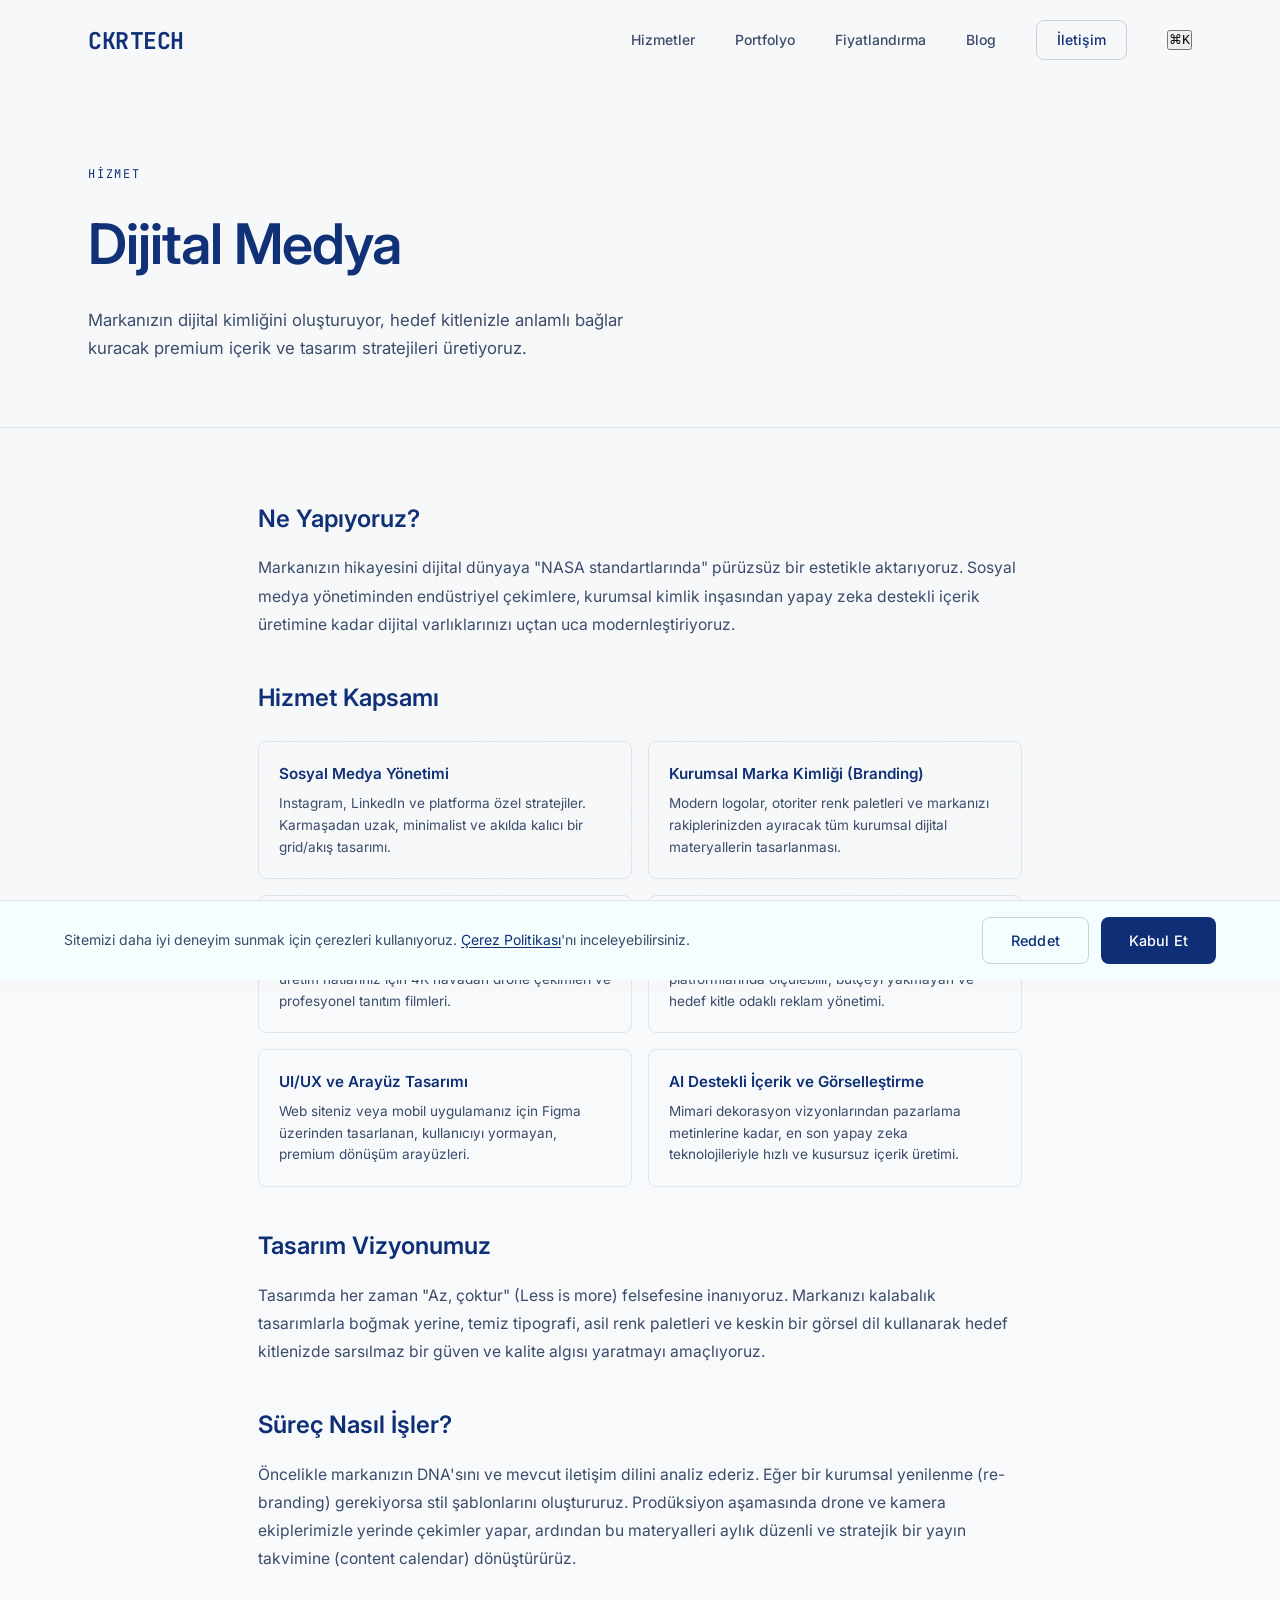
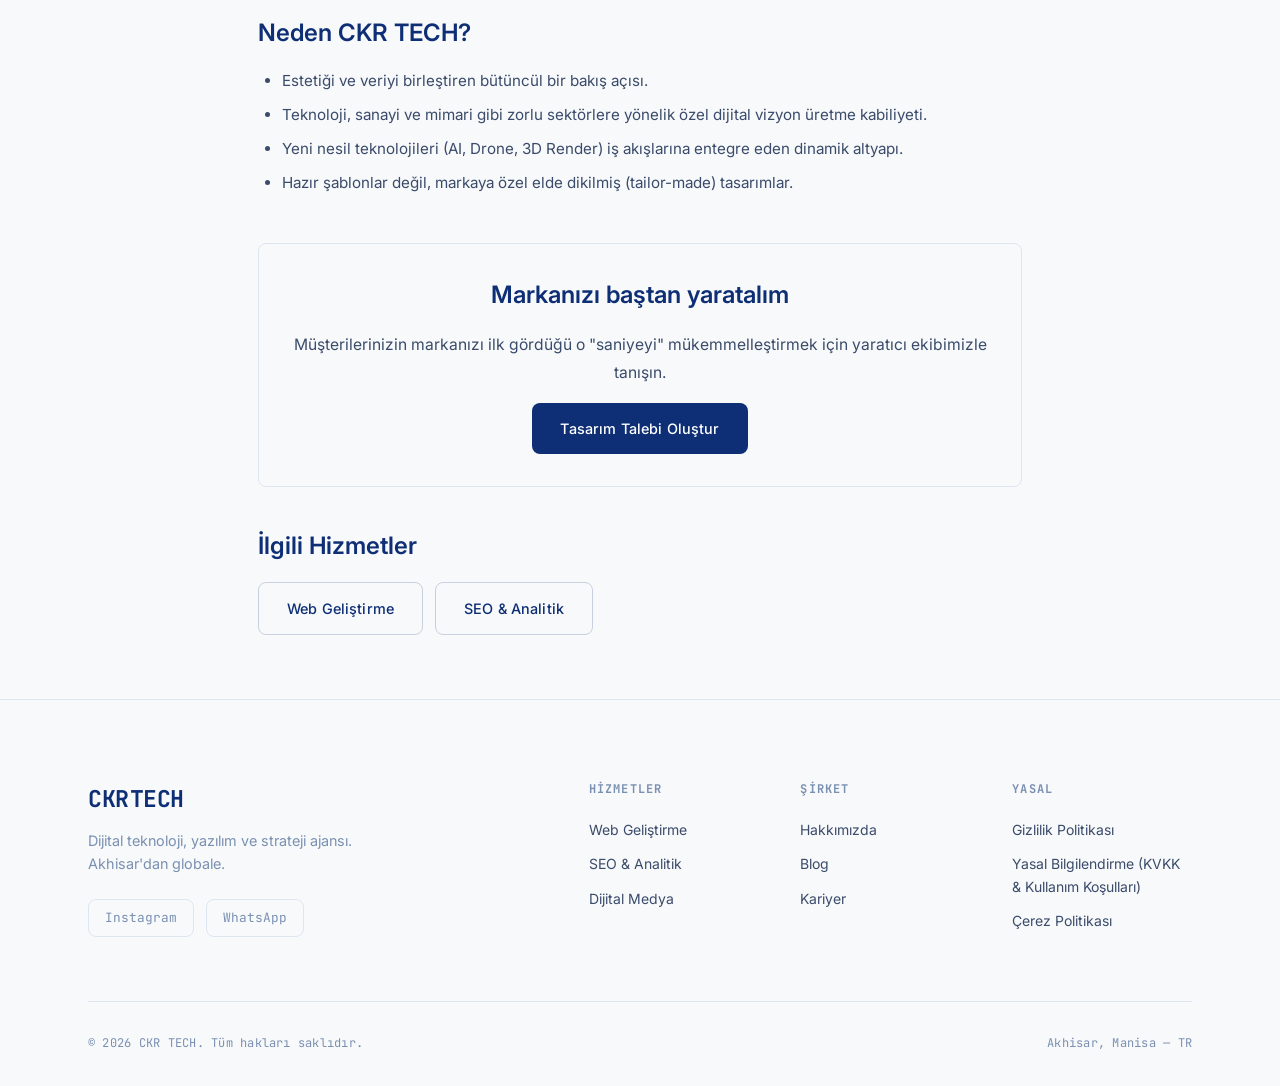
<file: dijital-medya.html>
<!DOCTYPE html>
<html lang="tr">
<head>
    <meta charset="UTF-8">
    <meta name="viewport" content="width=device-width, initial-scale=1.0">
    <title>Dijital Medya ve Strateji — CKR TECH</title>
    <meta name="description" content="Sosyal medya yönetimi, premium kurumsal kimlik tasarımı ve drone destekli profesyonel prodüksiyon hizmetleriyle markanızı büyütüyoruz.">
    <meta name="keywords" content="dijital medya ajansı, sosyal medya yönetimi, marka kimliği tasarımı, drone çekimi, performans pazarlama, Akhisar ajans">
    <meta name="author" content="CKR TECH">
    <meta name="robots" content="index, follow">
    <link rel="canonical" href="https://ckrtech.com/dijital-medya.html">
    <link rel="alternate" type="application/rss+xml" title="CKR TECH Blog RSS Feed" href="https://ckrtech.com/feed.xml">
    <link rel="preconnect" href="https://fonts.googleapis.com">
    <link rel="preconnect" href="https://fonts.gstatic.com" crossorigin>
    <link rel="preload" href="https://fonts.googleapis.com/css2?family=Inter:wght@300;400;500;600;700&family=JetBrains+Mono:wght@400;500&display=swap" as="style">
    <meta property="og:type" content="website">
    <meta property="og:url" content="https://ckrtech.com/dijital-medya.html">
    <meta property="og:title" content="Dijital Medya ve Strateji — CKR TECH">
    <meta property="og:description" content="Sosyal medya yönetimi, premium içerik üretimi ve kurumsal kimlik tasarımı.">
    <meta property="og:image" content="https://ckrtech.com/assets/og-cover.jpg">
    <meta property="og:locale" content="tr_TR">
    <meta property="og:site_name" content="CKR TECH">
    <meta name="twitter:card" content="summary_large_image">
    <meta name="twitter:url" content="https://ckrtech.com/dijital-medya.html">
    <meta name="twitter:title" content="Dijital Medya ve Strateji — CKR TECH">
    <meta name="twitter:description" content="Modern tasarım ve dijital prodüksiyon hizmetleri.">
    <meta name="twitter:image" content="https://ckrtech.com/assets/og-cover.jpg">
    <link rel="icon" type="image/svg+xml" href="data:image/svg+xml,<svg xmlns='http://www.w3.org/2000/svg' viewBox='0 0 100 100'><text y='.9em' font-size='90'>⚡</text></svg>">
    <link rel="apple-touch-icon" href="/assets/apple-touch-icon.png">
    <link rel="manifest" href="/site.webmanifest">
    <meta name="theme-color" content="#0a0a0a">
    <meta name="msapplication-TileColor" content="#0a0a0a">
    <link href="https://fonts.googleapis.com/css2?family=Inter:wght@300;400;500;600;700&family=JetBrains+Mono:wght@400;500&display=swap" rel="stylesheet">
    <link rel="stylesheet" href="styles.css">
    <link rel="author" href="/humans.txt">
    <script type="application/ld+json">
{
  "@context": "https://schema.org",
  "@type": "Service",
  "serviceType": "Dijital Medya ve Reklam",
  "name": "Dijital Medya Hizmetleri",
  "description": "Sosyal medya yönetimi, premium kurumsal kimlik tasarımı ve drone destekli profesyonel prodüksiyon hizmetleriyle markanızı büyütüyoruz.",
  "provider": {
    "@type": "ProfessionalService",
    "name": "CKR TECH",
    "url": "https://ckrtech.com/"
  },
  "areaServed": [
    { "@type": "City", "name": "Akhisar" },
    { "@type": "AdministrativeArea", "name": "Manisa" },
    { "@type": "Country", "name": "Türkiye" }
  ],
  "url": "https://ckrtech.com/dijital-medya.html"
}
</script>
    <script type="application/ld+json">
{
  "@context": "https://schema.org",
  "@type": "BreadcrumbList",
  "itemListElement": [
    {
      "@type": "ListItem",
      "position": 1,
      "name": "Ana Sayfa",
      "item": "https://ckrtech.com/"
    },
    {
      "@type": "ListItem",
      "position": 2,
      "name": "Hizmetler",
      "item": "https://ckrtech.com/index.html#services"
    },
    {
      "@type": "ListItem",
      "position": 3,
      "name": "Dijital Medya",
      "item": "https://ckrtech.com/dijital-medya.html"
    }
  ]
}
</script>

    <style>
        .service-detail-content {
            max-width: 860px;
            margin: 0 auto;
            padding: 2rem 24px 4rem;
        }
        @media (min-width: 768px) { .service-detail-content { padding: 2rem 32px 4rem; } }
        @media (min-width: 1024px) { .service-detail-content { padding: 2rem 48px 4rem; } }

        .service-detail-content h2 {
            font-size: 1.5rem;
            font-weight: 600;
            color: var(--text-primary);
            margin: 2.5rem 0 1rem;
        }
        .service-detail-content p {
            font-size: 0.98rem;
            line-height: 1.8;
            color: var(--text-secondary);
            margin-bottom: 1rem;
        }
        .service-detail-content ul {
            padding-left: 1.5rem;
            margin-bottom: 1rem;
        }
        .service-detail-content li {
            font-size: 0.95rem;
            line-height: 1.7;
            color: var(--text-secondary);
            margin-bottom: 0.5rem;
        }
        .service-features {
            display: grid;
            grid-template-columns: 1fr;
            gap: 1rem;
            margin: 1.5rem 0;
        }
        @media (min-width: 640px) { .service-features { grid-template-columns: repeat(2, 1fr); } }
        .service-feature-card {
            border: 1px solid var(--border);
            border-radius: 8px;
            padding: 1.25rem;
            background: var(--surface);
        }
        .service-feature-card h3 {
            font-size: 0.95rem;
            font-weight: 600;
            color: var(--text-primary);
            margin-bottom: 0.4rem;
        }
        .service-feature-card p {
            font-size: 0.85rem;
            margin-bottom: 0;
            line-height: 1.6;
        }
        .service-cta-box {
            margin-top: 3rem;
            padding: 2rem;
            border: 1px solid var(--border);
            border-radius: 8px;
            background: var(--surface);
            text-align: center;
        }
        .service-cta-box h2 {
            margin-top: 0;
        }
        .related-services {
            display: flex;
            flex-wrap: wrap;
            gap: 0.75rem;
            margin-top: 1rem;
        }
    </style>
</head>
<body>

    <div class="loading-screen" id="loadingScreen">
        <div class="loading-logo">
            <span class="loading-logo-accent">CKR</span> TECH
        </div>
        <div class="loading-bar">
            <div class="loading-bar-fill"></div>
        </div>
    </div>

    <div class="grain-overlay"></div>
    <div class="reading-progress" id="readingProgress"></div>

    <div class="cookie-banner" id="cookieBanner" role="dialog" aria-label="Çerez izni">
        <div class="cookie-content">
            <p class="cookie-text">
                Sitemizi daha iyi deneyim sunmak için çerezleri kullanıyoruz.
                <a href="privacy-policy.html#cookies" class="cookie-link">Çerez Politikası</a>'nı inceleyebilirsiniz.
            </p>
            <div class="cookie-actions">
                <button class="btn btn-secondary btn-sm" id="cookieReject">Reddet</button>
                <button class="btn btn-primary btn-sm" id="cookieAccept">Kabul Et</button>
            </div>
        </div>
    </div>

    <div class="cmd-palette" id="cmdPalette" role="dialog" aria-modal="true" aria-labelledby="cmdTitle" hidden>
        <div class="cmd-palette-backdrop" id="cmdBackdrop"></div>
        <div class="cmd-palette-modal">
            <div class="cmd-palette-header">
                <svg width="16" height="16" viewBox="0 0 24 24" fill="none" stroke="currentColor" stroke-width="2"><circle cx="11" cy="11" r="8"></circle><line x1="21" y1="21" x2="16.65" y2="16.65"></line></svg>
                <input type="text" class="cmd-palette-input" id="cmdInput" placeholder="Komut veya bölüm ara..." autocomplete="off">
                <kbd class="cmd-kbd">ESC</kbd>
            </div>
            <div class="cmd-palette-body" id="cmdBody">
                <div class="cmd-group">
                    <span class="cmd-group-label">Navigasyon</span>
                    <button class="cmd-item" data-action="navigate" data-url="index.html"><span class="cmd-icon">→</span><span class="cmd-text">Ana Sayfa</span><span class="cmd-hint">index.html</span></button>
                    <button class="cmd-item" data-action="navigate" data-url="insights.html"><span class="cmd-icon">→</span><span class="cmd-text">Blog</span><span class="cmd-hint">insights.html</span></button>
                    <button class="cmd-item" data-action="navigate" data-url="index.html#services"><span class="cmd-icon">→</span><span class="cmd-text">Hizmetler</span><span class="cmd-hint">#services</span></button>
                </div>
                <div class="cmd-group">
                    <span class="cmd-group-label">Eylem</span>
                    <button class="cmd-item" data-action="email"><span class="cmd-icon">✉</span><span class="cmd-text">E-posta Gönder</span><span class="cmd-hint">hello@ckrtech.com</span></button>
                    <button class="cmd-item" data-action="copy"><span class="cmd-icon">📋</span><span class="cmd-text">E-posta Adresini Kopyala</span><span class="cmd-hint">Clipboard</span></button>
                </div>
            </div>
        </div>
    </div>

    <header class="site-header" id="header">
        <div class="container nav-container">
            <a href="index.html" class="logo"><span class="logo-text">CKR</span><span class="logo-accent">TECH</span></a>
            <nav class="main-nav" id="mainNav">
                <a href="index.html#services" class="nav-link">Hizmetler</a>
                <a href="index.html#portfolio" class="nav-link">Portfolyo</a>
                <a href="index.html#pricing" class="nav-link">Fiyatlandırma</a>
                <a href="insights.html" class="nav-link">Blog</a>
                <a href="index.html#contact" class="nav-link nav-link--cta">İletişim</a>
                <button class="nav-kbd" id="navKbdTrigger" aria-label="Komut paleti aç"><kbd>⌘</kbd><kbd>K</kbd></button>
            </nav>
            <button class="menu-toggle" id="menuToggle" aria-label="Menü"><span></span><span></span><span></span></button>
        </div>
    </header>

    <section class="page-hero">
        <div class="container">
            <span class="section-eyebrow">Hizmet</span>
            <h1 class="page-title">Dijital Medya</h1>
            <p class="section-desc">
                Markanızın dijital kimliğini oluşturuyor, hedef kitlenizle anlamlı 
                bağlar kuracak premium içerik ve tasarım stratejileri üretiyoruz.
            </p>
        </div>
    </section>

    <section class="service-detail-content">
        <div class="container" style="padding: 0;">

            <h2>Ne Yapıyoruz?</h2>
            <p>Markanızın hikayesini dijital dünyaya "NASA standartlarında" pürüzsüz bir estetikle aktarıyoruz. Sosyal medya yönetiminden endüstriyel çekimlere, kurumsal kimlik inşasından yapay zeka destekli içerik üretimine kadar dijital varlıklarınızı uçtan uca modernleştiriyoruz.</p>

            <h2>Hizmet Kapsamı</h2>
            <div class="service-features">
                <div class="service-feature-card">
                    <h3>Sosyal Medya Yönetimi</h3>
                    <p>Instagram, LinkedIn ve platforma özel stratejiler. Karmaşadan uzak, minimalist ve akılda kalıcı bir grid/akış tasarımı.</p>
                </div>
                <div class="service-feature-card">
                    <h3>Kurumsal Marka Kimliği (Branding)</h3>
                    <p>Modern logolar, otoriter renk paletleri ve markanızı rakiplerinizden ayıracak tüm kurumsal dijital materyallerin tasarlanması.</p>
                </div>
                <div class="service-feature-card">
                    <h3>Drone & Prodüksiyon Çekimleri</h3>
                    <p>Endüstriyel tesisleriniz, mimari projeleriniz veya üretim hatlarınız için 4K havadan drone çekimleri ve profesyonel tanıtım filmleri.</p>
                </div>
                <div class="service-feature-card">
                    <h3>Performans Pazarlaması (Ads)</h3>
                    <p>Google Ads ve Meta (Facebook/Instagram) platformlarında ölçülebilir, bütçeyi yakmayan ve hedef kitle odaklı reklam yönetimi.</p>
                </div>
                <div class="service-feature-card">
                    <h3>UI/UX ve Arayüz Tasarımı</h3>
                    <p>Web siteniz veya mobil uygulamanız için Figma üzerinden tasarlanan, kullanıcıyı yormayan, premium dönüşüm arayüzleri.</p>
                </div>
                <div class="service-feature-card">
                    <h3>AI Destekli İçerik ve Görselleştirme</h3>
                    <p>Mimari dekorasyon vizyonlarından pazarlama metinlerine kadar, en son yapay zeka teknolojileriyle hızlı ve kusursuz içerik üretimi.</p>
                </div>
            </div>

            <h2>Tasarım Vizyonumuz</h2>
            <p>Tasarımda her zaman "Az, çoktur" (Less is more) felsefesine inanıyoruz. Markanızı kalabalık tasarımlarla boğmak yerine, temiz tipografi, asil renk paletleri ve keskin bir görsel dil kullanarak hedef kitlenizde sarsılmaz bir güven ve kalite algısı yaratmayı amaçlıyoruz.</p>

            <h2>Süreç Nasıl İşler?</h2>
            <p>Öncelikle markanızın DNA'sını ve mevcut iletişim dilini analiz ederiz. Eğer bir kurumsal yenilenme (re-branding) gerekiyorsa stil şablonlarını oluştururuz. Prodüksiyon aşamasında drone ve kamera ekiplerimizle yerinde çekimler yapar, ardından bu materyalleri aylık düzenli ve stratejik bir yayın takvimine (content calendar) dönüştürürüz.</p>

            <h2>Neden CKR TECH?</h2>
            <ul>
                <li>Estetiği ve veriyi birleştiren bütüncül bir bakış açısı.</li>
                <li>Teknoloji, sanayi ve mimari gibi zorlu sektörlere yönelik özel dijital vizyon üretme kabiliyeti.</li>
                <li>Yeni nesil teknolojileri (AI, Drone, 3D Render) iş akışlarına entegre eden dinamik altyapı.</li>
                <li>Hazır şablonlar değil, markaya özel elde dikilmiş (tailor-made) tasarımlar.</li>
            </ul>

            <div class="service-cta-box">
                <h2>Markanızı baştan yaratalım</h2>
                <p>Müşterilerinizin markanızı ilk gördüğü o "saniyeyi" mükemmelleştirmek için yaratıcı ekibimizle tanışın.</p>
                <a href="dijital-medya.html" class="btn btn-primary">Tasarım Talebi Oluştur</a>
            </div>

            <h2>İlgili Hizmetler</h2>
            <div class="related-services">
                <a href="web-gelistirme.html" class="btn btn-secondary">Web Geliştirme</a>
                <a href="seo-analitik.html" class="btn btn-secondary">SEO & Analitik</a>
            </div>
        </div>
    </section>

    <footer class="footer" id="footer">
        <div class="container">
            <div class="footer-layout">
                <div class="footer-brand">
                    <a href="index.html" class="logo"><span class="logo-text">CKR</span><span class="logo-accent">TECH</span></a>
                    <p class="footer-copy">Dijital teknoloji, yazılım ve strateji ajansı. Akhisar'dan globale.</p>
                    <div class="footer-social">
                        <a href="https://instagram.com/ckr.tech" target="_blank" rel="noopener noreferrer" class="social-link" aria-label="Instagram">Instagram</a>
                        <a href="https://wa.me/905346921987" target="_blank" rel="noopener noreferrer" class="social-link" aria-label="WhatsApp">WhatsApp</a>
                    </div>
                </div>
                <div class="footer-columns">
                    <div class="footer-column">
                        <h4 class="footer-column-title">Hizmetler</h4>
                        <nav class="footer-nav">
                            <a href="web-gelistirme.html" class="footer-link">Web Geliştirme</a>
                            <a href="seo-analitik.html" class="footer-link">SEO & Analitik</a>
                            <a href="dijital-medya.html" class="footer-link">Dijital Medya</a>
                        </nav>
                    </div>
                    <div class="footer-column">
                        <h4 class="footer-column-title">Şirket</h4>
                        <nav class="footer-nav">
                            <a href="index.html#vision" class="footer-link">Hakkımızda</a>
                            <a href="insights.html" class="footer-link">Blog</a>
                            <a href="career.html" class="footer-link">Kariyer</a>
                        </nav>
                    </div>
                    <div class="footer-column">
                        <h4 class="footer-column-title">Yasal</h4>
                        <nav class="footer-nav">
                            <a href="privacy-policy.html" class="footer-link">Gizlilik Politikası</a>
                            <a href="terms.html" class="footer-link">Yasal Bilgilendirme (KVKK &amp; Kullanım Koşulları)</a>
                            <a href="privacy-policy.html#cookies" class="footer-link">Çerez Politikası</a>
                        </nav>
                    </div>
                </div>
            </div>
            <div class="footer-bottom">
                <span class="footer-copyright">© 2026 CKR TECH. Tüm hakları saklıdır.</span>
                <span class="footer-location">Akhisar, Manisa — TR</span>
            </div>
        </div>
    </footer>

    <script src="script.js"></script>
</body>
</html>
</file>
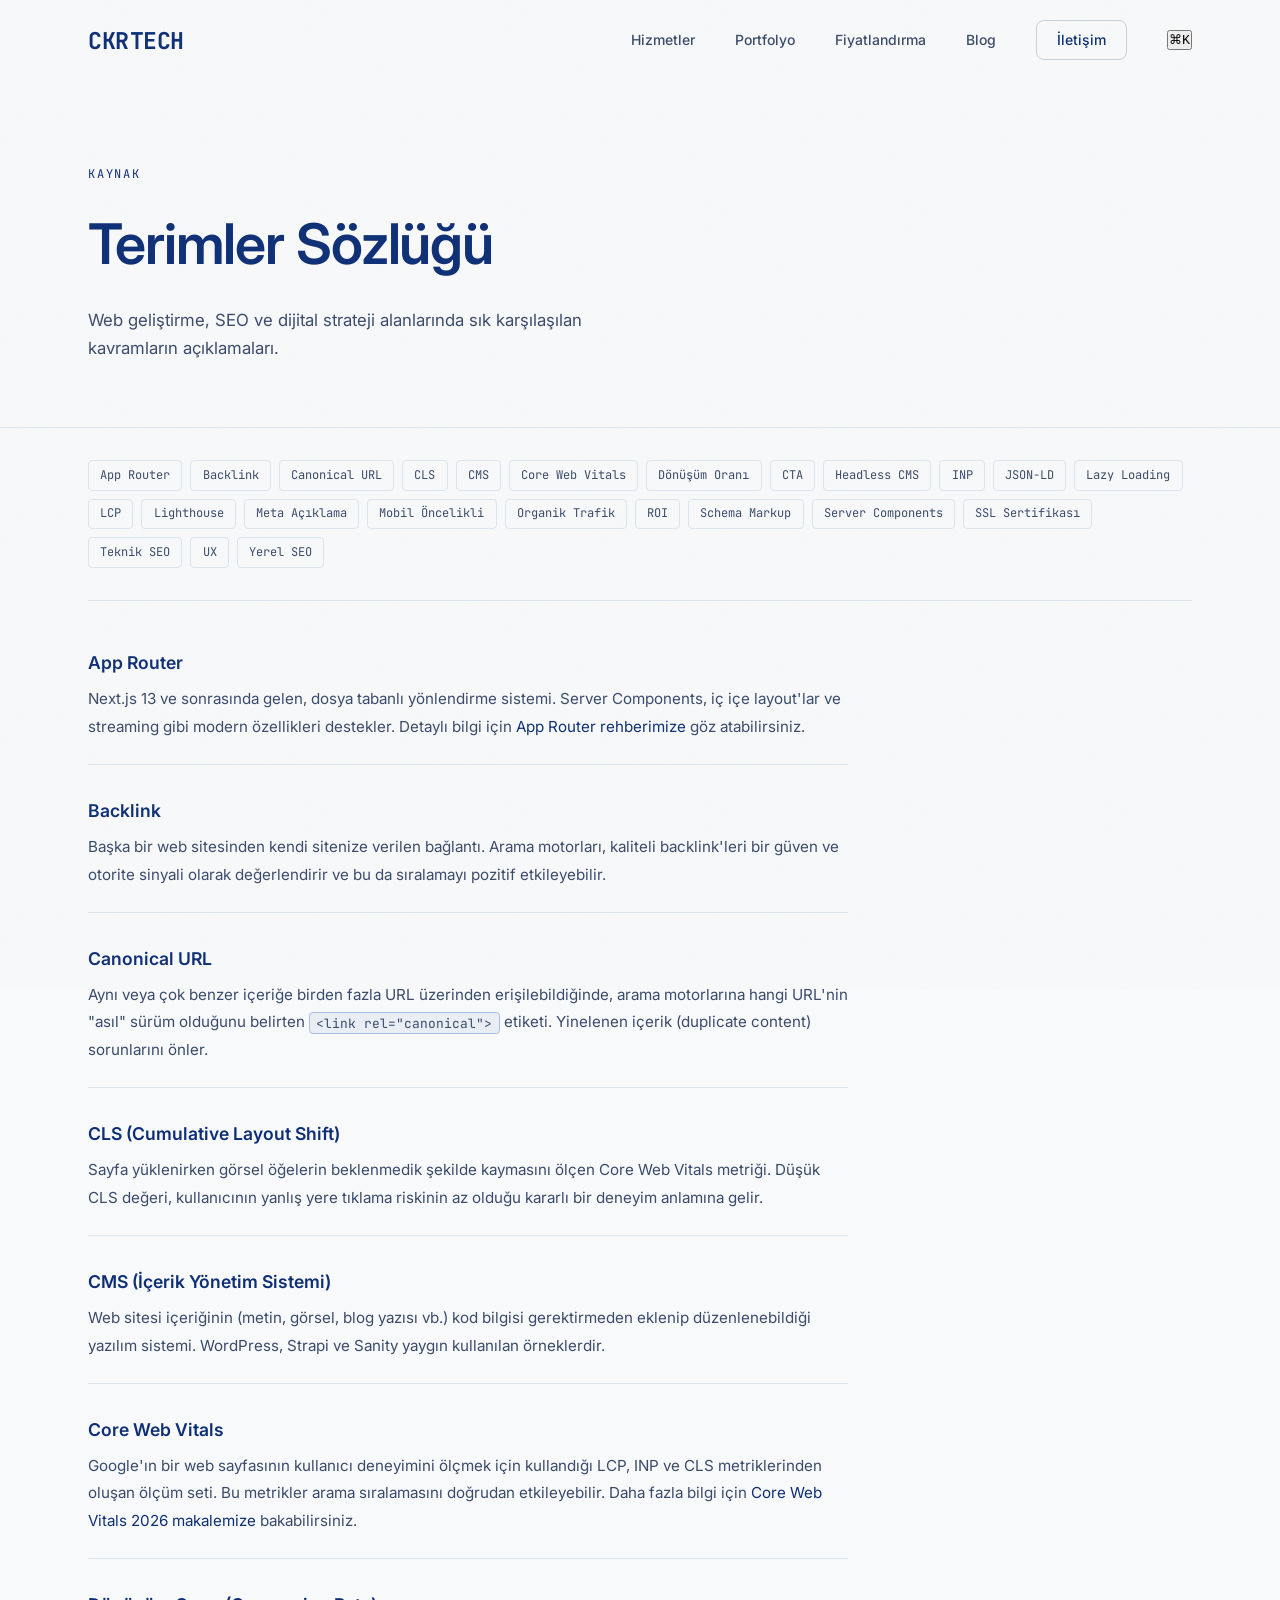
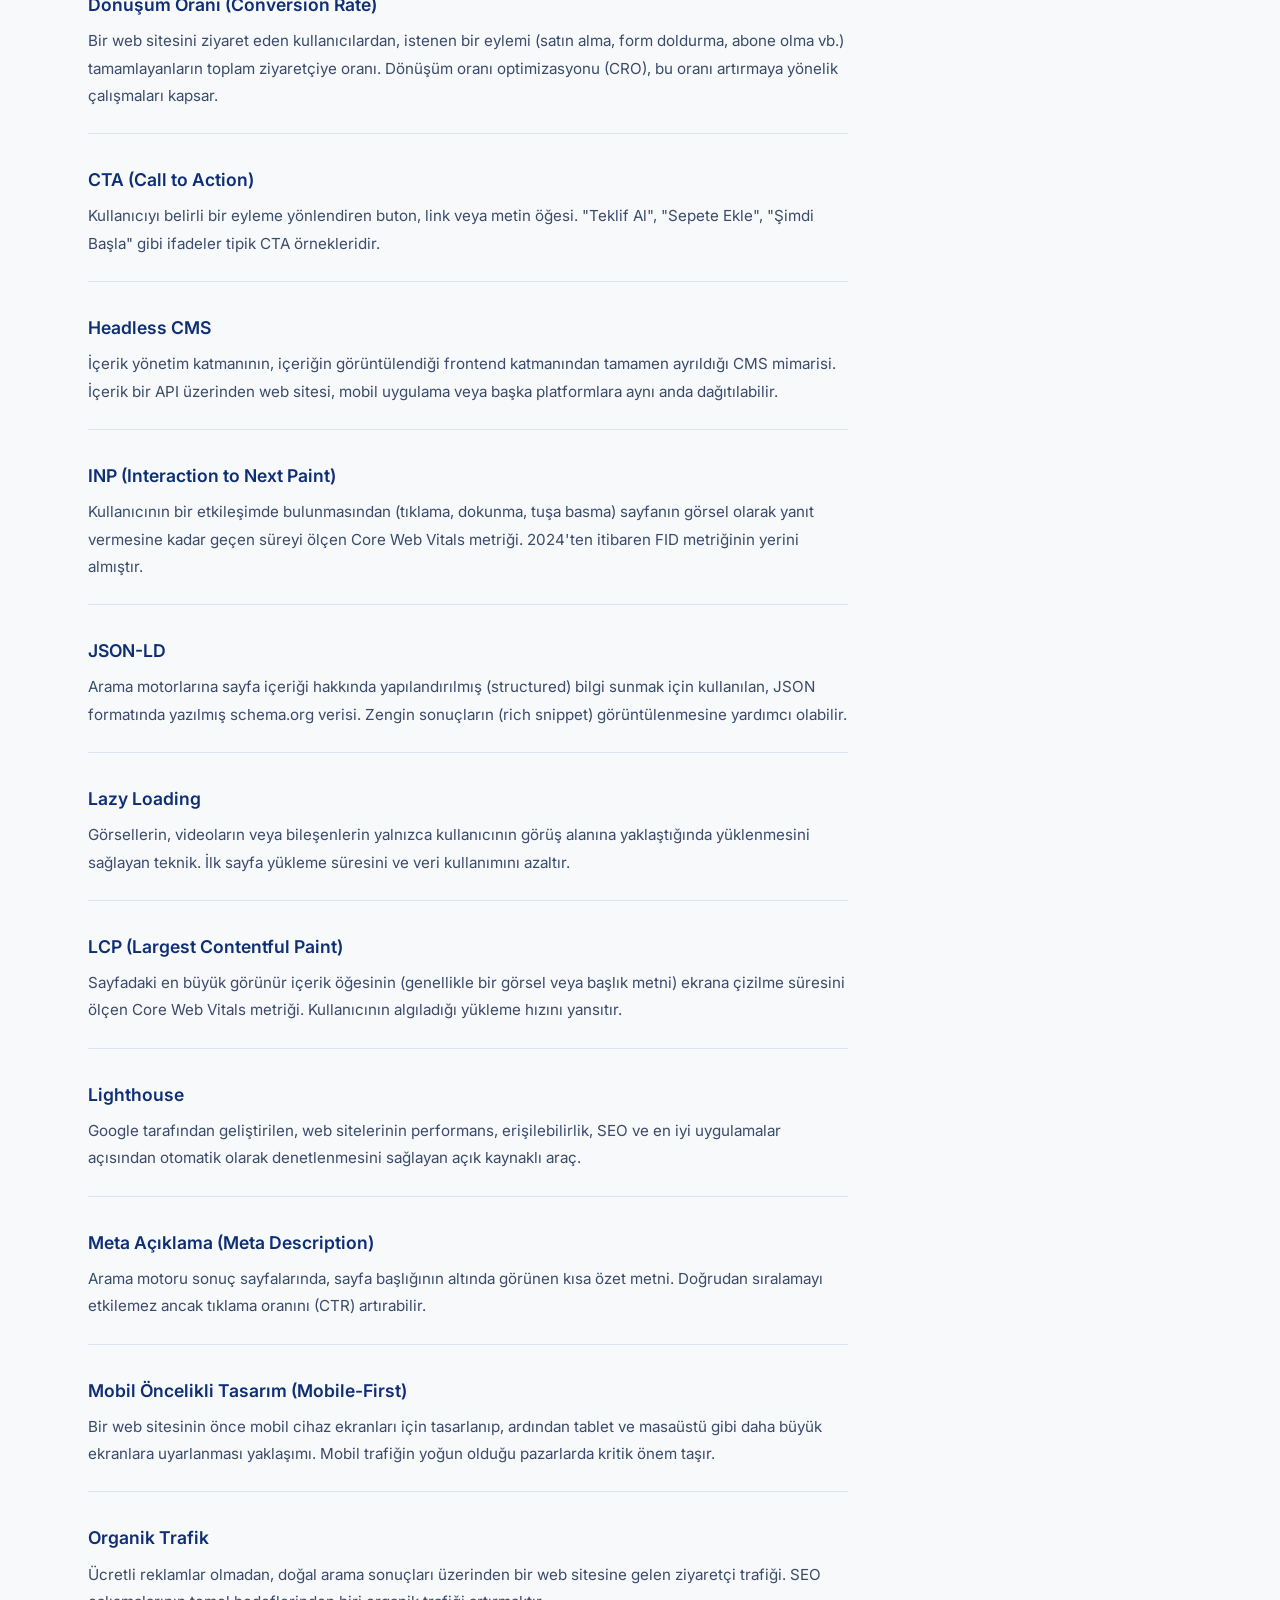
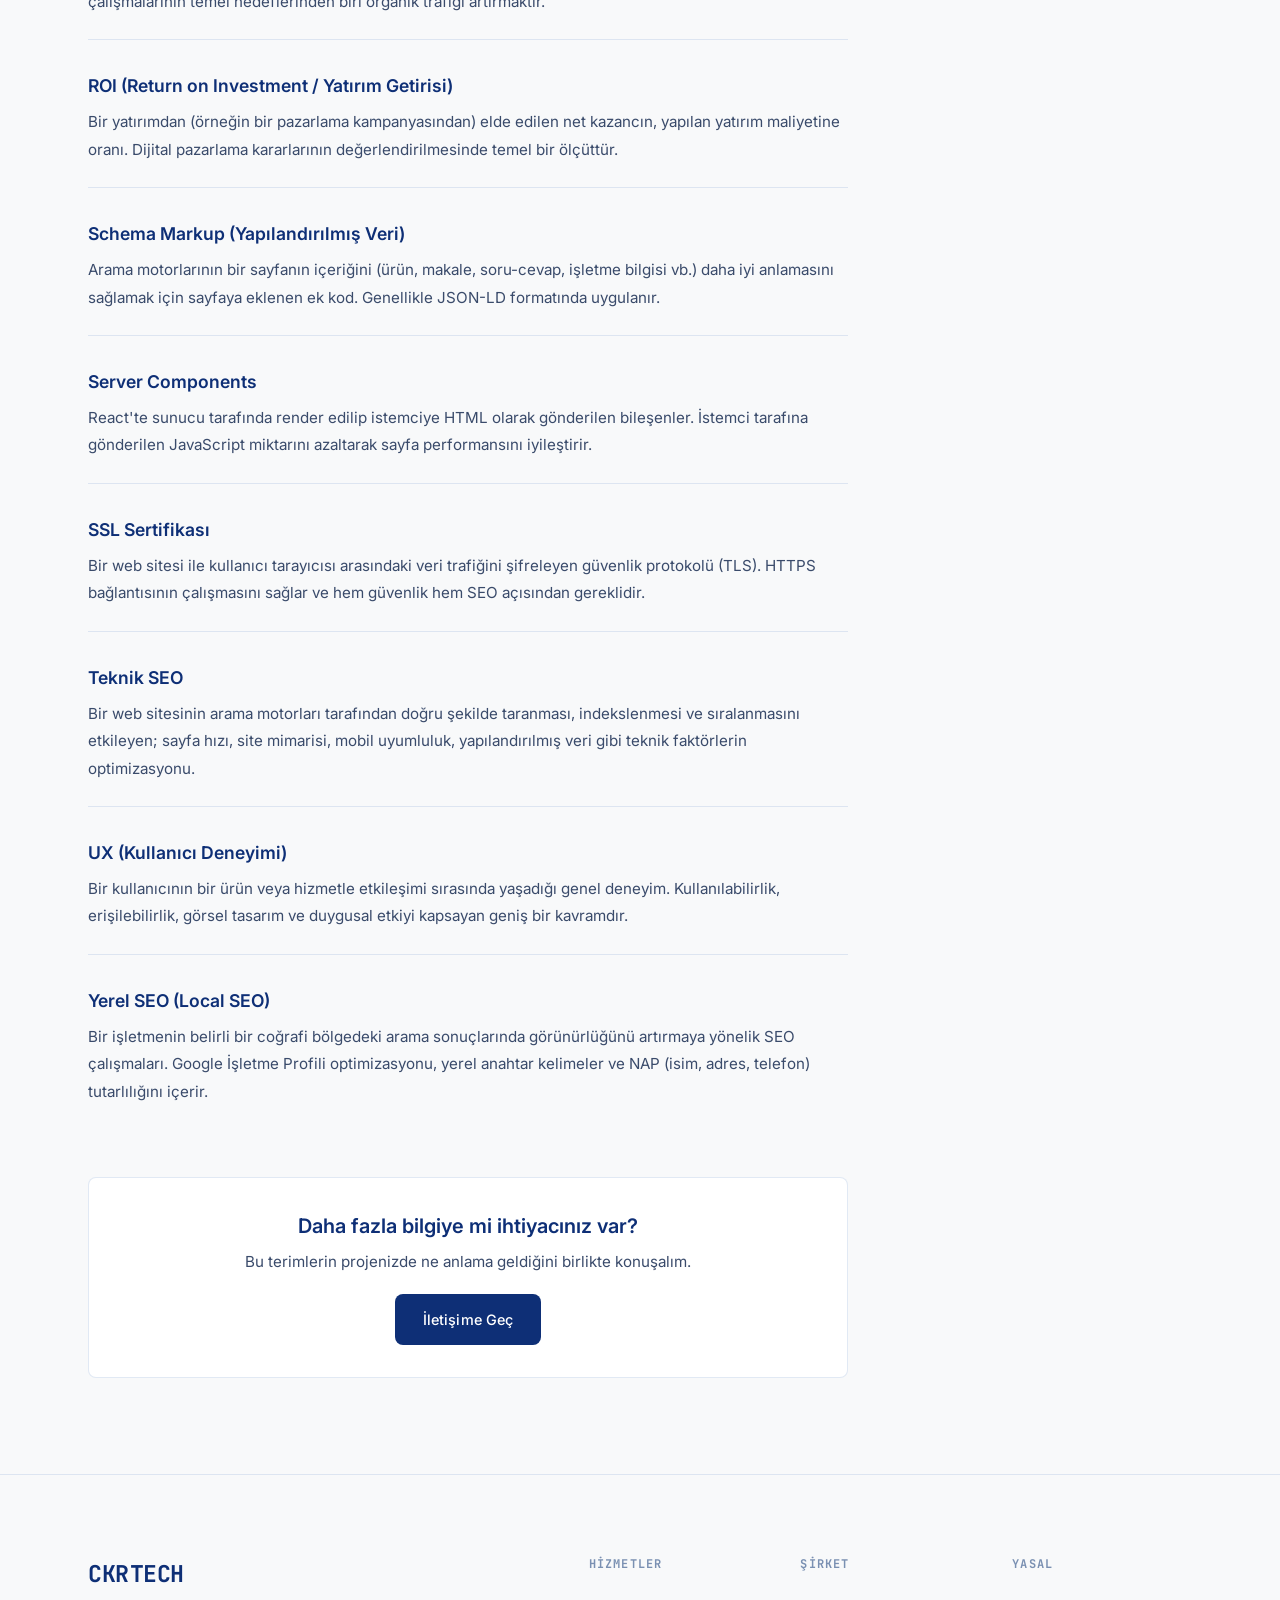
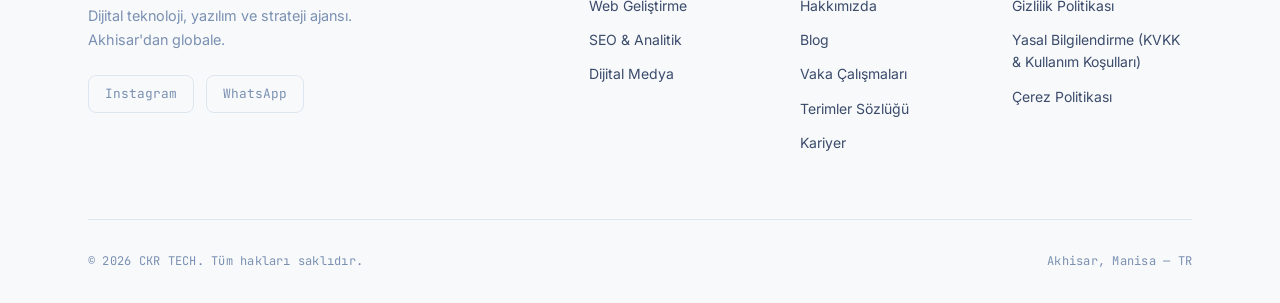
<file: glossary.html>
<!DOCTYPE html>
<html lang="tr">
<head>
    <meta charset="UTF-8">
    <meta name="viewport" content="width=device-width, initial-scale=1.0">
    <title>Terimler Sözlüğü — CKR TECH</title>
    <meta name="description" content="Web geliştirme, SEO ve dijital strateji alanlarında sık kullanılan terimlerin açıklamaları. CKR TECH terimler sözlüğü.">
    <meta name="keywords" content="terimler sözlüğü, glossary, SEO terimleri, web geliştirme terimleri, dijital strateji sözlüğü, CKR TECH">
    <meta name="author" content="CKR TECH">
    <meta name="robots" content="index, follow">
    <link rel="canonical" href="https://ckrtech.com/glossary.html">
    <link rel="alternate" type="application/rss+xml" title="CKR TECH Blog RSS Feed" href="https://ckrtech.com/feed.xml">
    <link rel="preconnect" href="https://fonts.googleapis.com">
    <link rel="preconnect" href="https://fonts.gstatic.com" crossorigin>
    <link rel="preload" href="https://fonts.googleapis.com/css2?family=Inter:wght@300;400;500;600;700&family=JetBrains+Mono:wght@400;500&display=swap" as="style">
    <meta property="og:type" content="website">
    <meta property="og:url" content="https://ckrtech.com/glossary.html">
    <meta property="og:title" content="Terimler Sözlüğü — CKR TECH">
    <meta property="og:description" content="Web geliştirme, SEO ve dijital strateji alanlarında sık kullanılan terimlerin açıklamaları.">
    <meta property="og:image" content="https://ckrtech.com/assets/og-cover.jpg">
    <meta property="og:locale" content="tr_TR">
    <meta property="og:site_name" content="CKR TECH">
    <meta name="twitter:card" content="summary_large_image">
    <meta name="twitter:url" content="https://ckrtech.com/glossary.html">
    <meta name="twitter:title" content="Terimler Sözlüğü — CKR TECH">
    <meta name="twitter:description" content="Web geliştirme, SEO ve dijital strateji terimleri açıklamalarıyla.">
    <meta name="twitter:image" content="https://ckrtech.com/assets/og-cover.jpg">
    <link rel="icon" type="image/svg+xml" href="data:image/svg+xml,<svg xmlns='http://www.w3.org/2000/svg' viewBox='0 0 100 100'><text y='.9em' font-size='90'>⚡</text></svg>">
    <link rel="apple-touch-icon" href="/assets/apple-touch-icon.png">
    <link rel="manifest" href="/site.webmanifest">
    <meta name="theme-color" content="#0a0a0a">
    <meta name="msapplication-TileColor" content="#0a0a0a">
    <link href="https://fonts.googleapis.com/css2?family=Inter:wght@300;400;500;600;700&family=JetBrains+Mono:wght@400;500&display=swap" rel="stylesheet">
    <link rel="stylesheet" href="styles.css">
    <link rel="author" href="/humans.txt">
    <script type="application/ld+json">
{
  "@context": "https://schema.org",
  "@type": "BreadcrumbList",
  "itemListElement": [
    {
      "@type": "ListItem",
      "position": 1,
      "name": "Ana Sayfa",
      "item": "https://ckrtech.com/"
    },
    {
      "@type": "ListItem",
      "position": 2,
      "name": "Terimler Sözlüğü",
      "item": "https://ckrtech.com/glossary.html"
    }
  ]
}
</script>
    <script type="application/ld+json">
{
  "@context": "https://schema.org",
  "@type": "DefinedTermSet",
  "name": "CKR TECH Terimler Sözlüğü",
  "description": "Web geliştirme, SEO ve dijital strateji alanlarında sık kullanılan terimlerin açıklamaları.",
  "url": "https://ckrtech.com/glossary.html",
  "hasDefinedTerm": [
    { "@type": "DefinedTerm", "name": "App Router", "description": "Next.js 13 ve sonrasında gelen, dosya tabanlı yönlendirme sistemi. Server Components, layout iç içe geçirme ve streaming gibi özellikleri destekler." },
    { "@type": "DefinedTerm", "name": "Backlink", "description": "Başka bir web sitesinden kendi sitenize verilen bağlantı. Arama motorları tarafından bir güven ve otorite sinyali olarak değerlendirilir." },
    { "@type": "DefinedTerm", "name": "Canonical URL", "description": "Aynı veya benzer içeriğe sahip birden fazla URL olduğunda, arama motorlarına 'asıl' sürümün hangisi olduğunu belirten etiket." },
    { "@type": "DefinedTerm", "name": "CLS (Cumulative Layout Shift)", "description": "Sayfa yüklenirken öğelerin ne kadar kaydığını ölçen Core Web Vitals metriği. Düşük değer, daha kararlı bir görsel deneyim anlamına gelir." },
    { "@type": "DefinedTerm", "name": "CMS (İçerik Yönetim Sistemi)", "description": "Web sitesi içeriğinin kod bilgisi gerektirmeden eklenip düzenlenebildiği yazılım. WordPress, Strapi ve Sanity yaygın örneklerdir." },
    { "@type": "DefinedTerm", "name": "Core Web Vitals", "description": "Google'ın bir sayfanın kullanıcı deneyimini ölçmek için kullandığı LCP, INP ve CLS metriklerinden oluşan set. Arama sıralamasını etkiler." },
    { "@type": "DefinedTerm", "name": "Conversion Rate (Dönüşüm Oranı)", "description": "Bir web sitesini ziyaret eden kullanıcılardan istenen eylemi (satın alma, form doldurma vb.) tamamlayanların yüzdesi." },
    { "@type": "DefinedTerm", "name": "CTA (Call to Action)", "description": "Kullanıcıyı belirli bir eyleme yönlendiren buton veya metin. Örnek: 'Teklif Al', 'Sepete Ekle'." },
    { "@type": "DefinedTerm", "name": "Headless CMS", "description": "İçerik yönetimi ile görüntüleme katmanının birbirinden ayrıldığı CMS mimarisi. İçerik API üzerinden farklı platformlara dağıtılabilir." },
    { "@type": "DefinedTerm", "name": "INP (Interaction to Next Paint)", "description": "Kullanıcı etkileşiminden (tıklama, dokunma) sayfanın görsel olarak yanıt vermesine kadar geçen süreyi ölçen Core Web Vitals metriği." },
    { "@type": "DefinedTerm", "name": "JSON-LD", "description": "Arama motorlarına sayfa içeriği hakkında yapılandırılmış bilgi vermek için kullanılan, JSON formatında yazılmış schema.org verisi." },
    { "@type": "DefinedTerm", "name": "Lazy Loading", "description": "Görsellerin veya bileşenlerin yalnızca kullanıcının görüş alanına yaklaştığında yüklenmesi tekniği. Sayfa performansını artırır." },
    { "@type": "DefinedTerm", "name": "LCP (Largest Contentful Paint)", "description": "Sayfadaki en büyük görünür öğenin ekrana çizilme süresini ölçen Core Web Vitals metriği. Algılanan yükleme hızını gösterir." },
    { "@type": "DefinedTerm", "name": "Lighthouse", "description": "Google'ın web sitelerinin performans, erişilebilirlik, SEO ve en iyi uygulamalar açısından otomatik denetim yapan açık kaynak aracı." },
    { "@type": "DefinedTerm", "name": "Meta Açıklama (Meta Description)", "description": "Arama sonuçlarında sayfa başlığının altında görünen kısa özet metni. Tıklama oranını etkileyebilir." },
    { "@type": "DefinedTerm", "name": "Mobil Öncelikli Tasarım (Mobile-First)", "description": "Bir web sitesinin önce mobil cihazlar için tasarlanıp ardından daha büyük ekranlara uyarlanması yaklaşımı." },
    { "@type": "DefinedTerm", "name": "Organik Trafik", "description": "Ücretli reklamlar olmadan, arama motoru sonuçları üzerinden bir web sitesine gelen ziyaretçi trafiği." },
    { "@type": "DefinedTerm", "name": "ROI (Yatırım Getirisi)", "description": "Bir yatırımdan (örneğin pazarlama harcaması) elde edilen kazancın, yapılan yatırıma oranı." },
    { "@type": "DefinedTerm", "name": "Schema Markup (Yapılandırılmış Veri)", "description": "Arama motorlarının sayfa içeriğini daha iyi anlamasını sağlayan, sayfaya eklenen ek kod (genellikle JSON-LD formatında)." },
    { "@type": "DefinedTerm", "name": "Server Components", "description": "React'te sunucuda render edilen, istemciye HTML olarak gönderilen bileşenler. İstemci tarafı JavaScript yükünü azaltır." },
    { "@type": "DefinedTerm", "name": "SSL Sertifikası", "description": "Bir web sitesi ile kullanıcı tarayıcısı arasındaki veri trafiğini şifreleyen güvenlik protokolü. HTTPS bağlantısını mümkün kılar." },
    { "@type": "DefinedTerm", "name": "Teknik SEO", "description": "Bir web sitesinin arama motorları tarafından taranması, indekslenmesi ve sıralanmasını etkileyen sayfa hızı, site yapısı, mobil uyumluluk gibi teknik faktörlerin optimizasyonu." },
    { "@type": "DefinedTerm", "name": "UX (Kullanıcı Deneyimi)", "description": "Bir kullanıcının bir ürün veya hizmetle etkileşimi sırasında yaşadığı genel deneyim; kullanılabilirlik, erişilebilirlik ve duygusal etkiyi kapsar." },
    { "@type": "DefinedTerm", "name": "Yerel SEO (Local SEO)", "description": "Bir işletmenin belirli bir coğrafi bölgedeki arama sonuçlarında görünürlüğünü artırmaya yönelik SEO çalışmaları. Google İşletme Profili optimizasyonunu içerir." }
  ]
}
</script>
    
</head>
<body>

    <div class="grain-overlay"></div>

    <header class="site-header" id="header">
        <div class="container nav-container">
            <a href="index.html" class="logo">
                <span class="logo-text">CKR</span><span class="logo-accent">TECH</span>
            </a>
            <nav class="main-nav" id="mainNav">
                <a href="index.html#services" class="nav-link">Hizmetler</a>
                <a href="index.html#portfolio" class="nav-link">Portfolyo</a>
                <a href="index.html#pricing" class="nav-link">Fiyatlandırma</a>
                <a href="insights.html" class="nav-link">Blog</a>
                <a href="index.html#contact" class="nav-link nav-link--cta">İletişim</a>
                <button class="nav-kbd" id="navKbdTrigger" aria-label="Komut paleti aç"><kbd>⌘</kbd><kbd>K</kbd></button>
            </nav>
            <button class="menu-toggle" id="menuToggle" aria-label="Menü">
                <span></span><span></span><span></span>
            </button>
        </div>
    </header>

    <main class="page-hero" style="min-height: auto; padding-bottom: 0;">
        <div class="container">
            <header class="section-header">
                <span class="section-eyebrow">Kaynak</span>
                <h1 class="page-title">Terimler Sözlüğü</h1>
                <p class="section-desc">Web geliştirme, SEO ve dijital strateji alanlarında sık karşılaşılan kavramların açıklamaları.</p>
            </header>
        </div>
    </main>

    <section class="glossary-content">
        <div class="container">
            <nav class="glossary-jumplist" aria-label="Hızlı erişim">
                <a href="#app-router">App Router</a>
                <a href="#backlink">Backlink</a>
                <a href="#canonical-url">Canonical URL</a>
                <a href="#cls">CLS</a>
                <a href="#cms">CMS</a>
                <a href="#core-web-vitals">Core Web Vitals</a>
                <a href="#conversion-rate">Dönüşüm Oranı</a>
                <a href="#cta">CTA</a>
                <a href="#headless-cms">Headless CMS</a>
                <a href="#inp">INP</a>
                <a href="#json-ld">JSON-LD</a>
                <a href="#lazy-loading">Lazy Loading</a>
                <a href="#lcp">LCP</a>
                <a href="#lighthouse">Lighthouse</a>
                <a href="#meta-aciklama">Meta Açıklama</a>
                <a href="#mobile-first">Mobil Öncelikli</a>
                <a href="#organik-trafik">Organik Trafik</a>
                <a href="#roi">ROI</a>
                <a href="#schema-markup">Schema Markup</a>
                <a href="#server-components">Server Components</a>
                <a href="#ssl">SSL Sertifikası</a>
                <a href="#teknik-seo">Teknik SEO</a>
                <a href="#ux">UX</a>
                <a href="#yerel-seo">Yerel SEO</a>
            </nav>

            <dl class="glossary-list">
                <div class="glossary-entry" id="app-router">
                    <dt>App Router</dt>
                    <dd>Next.js 13 ve sonrasında gelen, dosya tabanlı yönlendirme sistemi. Server Components, iç içe layout'lar ve streaming gibi modern özellikleri destekler. Detaylı bilgi için <a href="insight-detail.html?slug=nextjs-15-app-router">App Router rehberimize</a> göz atabilirsiniz.</dd>
                </div>
                <div class="glossary-entry" id="backlink">
                    <dt>Backlink</dt>
                    <dd>Başka bir web sitesinden kendi sitenize verilen bağlantı. Arama motorları, kaliteli backlink'leri bir güven ve otorite sinyali olarak değerlendirir ve bu da sıralamayı pozitif etkileyebilir.</dd>
                </div>
                <div class="glossary-entry" id="canonical-url">
                    <dt>Canonical URL</dt>
                    <dd>Aynı veya çok benzer içeriğe birden fazla URL üzerinden erişilebildiğinde, arama motorlarına hangi URL'nin "asıl" sürüm olduğunu belirten <code>&lt;link rel="canonical"&gt;</code> etiketi. Yinelenen içerik (duplicate content) sorunlarını önler.</dd>
                </div>
                <div class="glossary-entry" id="cls">
                    <dt>CLS (Cumulative Layout Shift)</dt>
                    <dd>Sayfa yüklenirken görsel öğelerin beklenmedik şekilde kaymasını ölçen Core Web Vitals metriği. Düşük CLS değeri, kullanıcının yanlış yere tıklama riskinin az olduğu kararlı bir deneyim anlamına gelir.</dd>
                </div>
                <div class="glossary-entry" id="cms">
                    <dt>CMS (İçerik Yönetim Sistemi)</dt>
                    <dd>Web sitesi içeriğinin (metin, görsel, blog yazısı vb.) kod bilgisi gerektirmeden eklenip düzenlenebildiği yazılım sistemi. WordPress, Strapi ve Sanity yaygın kullanılan örneklerdir.</dd>
                </div>
                <div class="glossary-entry" id="core-web-vitals">
                    <dt>Core Web Vitals</dt>
                    <dd>Google'ın bir web sayfasının kullanıcı deneyimini ölçmek için kullandığı LCP, INP ve CLS metriklerinden oluşan ölçüm seti. Bu metrikler arama sıralamasını doğrudan etkileyebilir. Daha fazla bilgi için <a href="insight-detail.html?slug=core-web-vitals-2026">Core Web Vitals 2026 makalemize</a> bakabilirsiniz.</dd>
                </div>
                <div class="glossary-entry" id="conversion-rate">
                    <dt>Dönüşüm Oranı (Conversion Rate)</dt>
                    <dd>Bir web sitesini ziyaret eden kullanıcılardan, istenen bir eylemi (satın alma, form doldurma, abone olma vb.) tamamlayanların toplam ziyaretçiye oranı. Dönüşüm oranı optimizasyonu (CRO), bu oranı artırmaya yönelik çalışmaları kapsar.</dd>
                </div>
                <div class="glossary-entry" id="cta">
                    <dt>CTA (Call to Action)</dt>
                    <dd>Kullanıcıyı belirli bir eyleme yönlendiren buton, link veya metin öğesi. "Teklif Al", "Sepete Ekle", "Şimdi Başla" gibi ifadeler tipik CTA örnekleridir.</dd>
                </div>
                <div class="glossary-entry" id="headless-cms">
                    <dt>Headless CMS</dt>
                    <dd>İçerik yönetim katmanının, içeriğin görüntülendiği frontend katmanından tamamen ayrıldığı CMS mimarisi. İçerik bir API üzerinden web sitesi, mobil uygulama veya başka platformlara aynı anda dağıtılabilir.</dd>
                </div>
                <div class="glossary-entry" id="inp">
                    <dt>INP (Interaction to Next Paint)</dt>
                    <dd>Kullanıcının bir etkileşimde bulunmasından (tıklama, dokunma, tuşa basma) sayfanın görsel olarak yanıt vermesine kadar geçen süreyi ölçen Core Web Vitals metriği. 2024'ten itibaren FID metriğinin yerini almıştır.</dd>
                </div>
                <div class="glossary-entry" id="json-ld">
                    <dt>JSON-LD</dt>
                    <dd>Arama motorlarına sayfa içeriği hakkında yapılandırılmış (structured) bilgi sunmak için kullanılan, JSON formatında yazılmış schema.org verisi. Zengin sonuçların (rich snippet) görüntülenmesine yardımcı olabilir.</dd>
                </div>
                <div class="glossary-entry" id="lazy-loading">
                    <dt>Lazy Loading</dt>
                    <dd>Görsellerin, videoların veya bileşenlerin yalnızca kullanıcının görüş alanına yaklaştığında yüklenmesini sağlayan teknik. İlk sayfa yükleme süresini ve veri kullanımını azaltır.</dd>
                </div>
                <div class="glossary-entry" id="lcp">
                    <dt>LCP (Largest Contentful Paint)</dt>
                    <dd>Sayfadaki en büyük görünür içerik öğesinin (genellikle bir görsel veya başlık metni) ekrana çizilme süresini ölçen Core Web Vitals metriği. Kullanıcının algıladığı yükleme hızını yansıtır.</dd>
                </div>
                <div class="glossary-entry" id="lighthouse">
                    <dt>Lighthouse</dt>
                    <dd>Google tarafından geliştirilen, web sitelerinin performans, erişilebilirlik, SEO ve en iyi uygulamalar açısından otomatik olarak denetlenmesini sağlayan açık kaynaklı araç.</dd>
                </div>
                <div class="glossary-entry" id="meta-aciklama">
                    <dt>Meta Açıklama (Meta Description)</dt>
                    <dd>Arama motoru sonuç sayfalarında, sayfa başlığının altında görünen kısa özet metni. Doğrudan sıralamayı etkilemez ancak tıklama oranını (CTR) artırabilir.</dd>
                </div>
                <div class="glossary-entry" id="mobile-first">
                    <dt>Mobil Öncelikli Tasarım (Mobile-First)</dt>
                    <dd>Bir web sitesinin önce mobil cihaz ekranları için tasarlanıp, ardından tablet ve masaüstü gibi daha büyük ekranlara uyarlanması yaklaşımı. Mobil trafiğin yoğun olduğu pazarlarda kritik önem taşır.</dd>
                </div>
                <div class="glossary-entry" id="organik-trafik">
                    <dt>Organik Trafik</dt>
                    <dd>Ücretli reklamlar olmadan, doğal arama sonuçları üzerinden bir web sitesine gelen ziyaretçi trafiği. SEO çalışmalarının temel hedeflerinden biri organik trafiği artırmaktır.</dd>
                </div>
                <div class="glossary-entry" id="roi">
                    <dt>ROI (Return on Investment / Yatırım Getirisi)</dt>
                    <dd>Bir yatırımdan (örneğin bir pazarlama kampanyasından) elde edilen net kazancın, yapılan yatırım maliyetine oranı. Dijital pazarlama kararlarının değerlendirilmesinde temel bir ölçüttür.</dd>
                </div>
                <div class="glossary-entry" id="schema-markup">
                    <dt>Schema Markup (Yapılandırılmış Veri)</dt>
                    <dd>Arama motorlarının bir sayfanın içeriğini (ürün, makale, soru-cevap, işletme bilgisi vb.) daha iyi anlamasını sağlamak için sayfaya eklenen ek kod. Genellikle JSON-LD formatında uygulanır.</dd>
                </div>
                <div class="glossary-entry" id="server-components">
                    <dt>Server Components</dt>
                    <dd>React'te sunucu tarafında render edilip istemciye HTML olarak gönderilen bileşenler. İstemci tarafına gönderilen JavaScript miktarını azaltarak sayfa performansını iyileştirir.</dd>
                </div>
                <div class="glossary-entry" id="ssl">
                    <dt>SSL Sertifikası</dt>
                    <dd>Bir web sitesi ile kullanıcı tarayıcısı arasındaki veri trafiğini şifreleyen güvenlik protokolü (TLS). HTTPS bağlantısının çalışmasını sağlar ve hem güvenlik hem SEO açısından gereklidir.</dd>
                </div>
                <div class="glossary-entry" id="teknik-seo">
                    <dt>Teknik SEO</dt>
                    <dd>Bir web sitesinin arama motorları tarafından doğru şekilde taranması, indekslenmesi ve sıralanmasını etkileyen; sayfa hızı, site mimarisi, mobil uyumluluk, yapılandırılmış veri gibi teknik faktörlerin optimizasyonu.</dd>
                </div>
                <div class="glossary-entry" id="ux">
                    <dt>UX (Kullanıcı Deneyimi)</dt>
                    <dd>Bir kullanıcının bir ürün veya hizmetle etkileşimi sırasında yaşadığı genel deneyim. Kullanılabilirlik, erişilebilirlik, görsel tasarım ve duygusal etkiyi kapsayan geniş bir kavramdır.</dd>
                </div>
                <div class="glossary-entry" id="yerel-seo">
                    <dt>Yerel SEO (Local SEO)</dt>
                    <dd>Bir işletmenin belirli bir coğrafi bölgedeki arama sonuçlarında görünürlüğünü artırmaya yönelik SEO çalışmaları. Google İşletme Profili optimizasyonu, yerel anahtar kelimeler ve NAP (isim, adres, telefon) tutarlılığını içerir.</dd>
                </div>
            </dl>

            <div class="glossary-cta">
                <h2>Daha fazla bilgiye mi ihtiyacınız var?</h2>
                <p>Bu terimlerin projenizde ne anlama geldiğini birlikte konuşalım.</p>
                <a href="index.html#contact" class="btn btn-primary">İletişime Geç</a>
            </div>
        </div>
    </section>

    <footer class="footer" id="footer">
        <div class="container">
            <div class="footer-layout">
                <div class="footer-brand">
                    <a href="index.html" class="logo"><span class="logo-text">CKR</span><span class="logo-accent">TECH</span></a>
                    <p class="footer-copy">Dijital teknoloji, yazılım ve strateji ajansı. Akhisar'dan globale.</p>
                    <div class="footer-social">
                        <a href="https://instagram.com/ckr.tech" target="_blank" rel="noopener noreferrer" class="social-link" aria-label="Instagram">Instagram</a>
                        <a href="https://wa.me/905346921987" target="_blank" rel="noopener noreferrer" class="social-link" aria-label="WhatsApp">WhatsApp</a>
                    </div>
                </div>
                <div class="footer-columns">
                    <div class="footer-column">
                        <h4 class="footer-column-title">Hizmetler</h4>
                        <nav class="footer-nav">
                            <a href="web-gelistirme.html" class="footer-link">Web Geliştirme</a>
                            <a href="seo-analitik.html" class="footer-link">SEO & Analitik</a>
                            <a href="dijital-medya.html" class="footer-link">Dijital Medya</a>
                        </nav>
                    </div>
                    <div class="footer-column">
                        <h4 class="footer-column-title">Şirket</h4>
                        <nav class="footer-nav">
                            <a href="index.html#vision" class="footer-link">Hakkımızda</a>
                            <a href="insights.html" class="footer-link">Blog</a>
                            <a href="case-studies.html" class="footer-link">Vaka Çalışmaları</a>
                            <a href="glossary.html" class="footer-link">Terimler Sözlüğü</a>
                            <a href="career.html" class="footer-link">Kariyer</a>
                        </nav>
                    </div>
                    <div class="footer-column">
                        <h4 class="footer-column-title">Yasal</h4>
                        <nav class="footer-nav">
                            <a href="privacy-policy.html" class="footer-link">Gizlilik Politikası</a>
                            <a href="terms.html" class="footer-link">Yasal Bilgilendirme (KVKK &amp; Kullanım Koşulları)</a>
                            <a href="privacy-policy.html#cookies" class="footer-link">Çerez Politikası</a>
                        </nav>
                    </div>
                </div>
            </div>
            <div class="footer-bottom">
                <span class="footer-copyright">© 2026 CKR TECH. Tüm hakları saklıdır.</span>
                <span class="footer-location">Akhisar, Manisa — TR</span>
            </div>
        </div>
    </footer>

    <script src="script.js"></script>
</body>
</html>
</file>
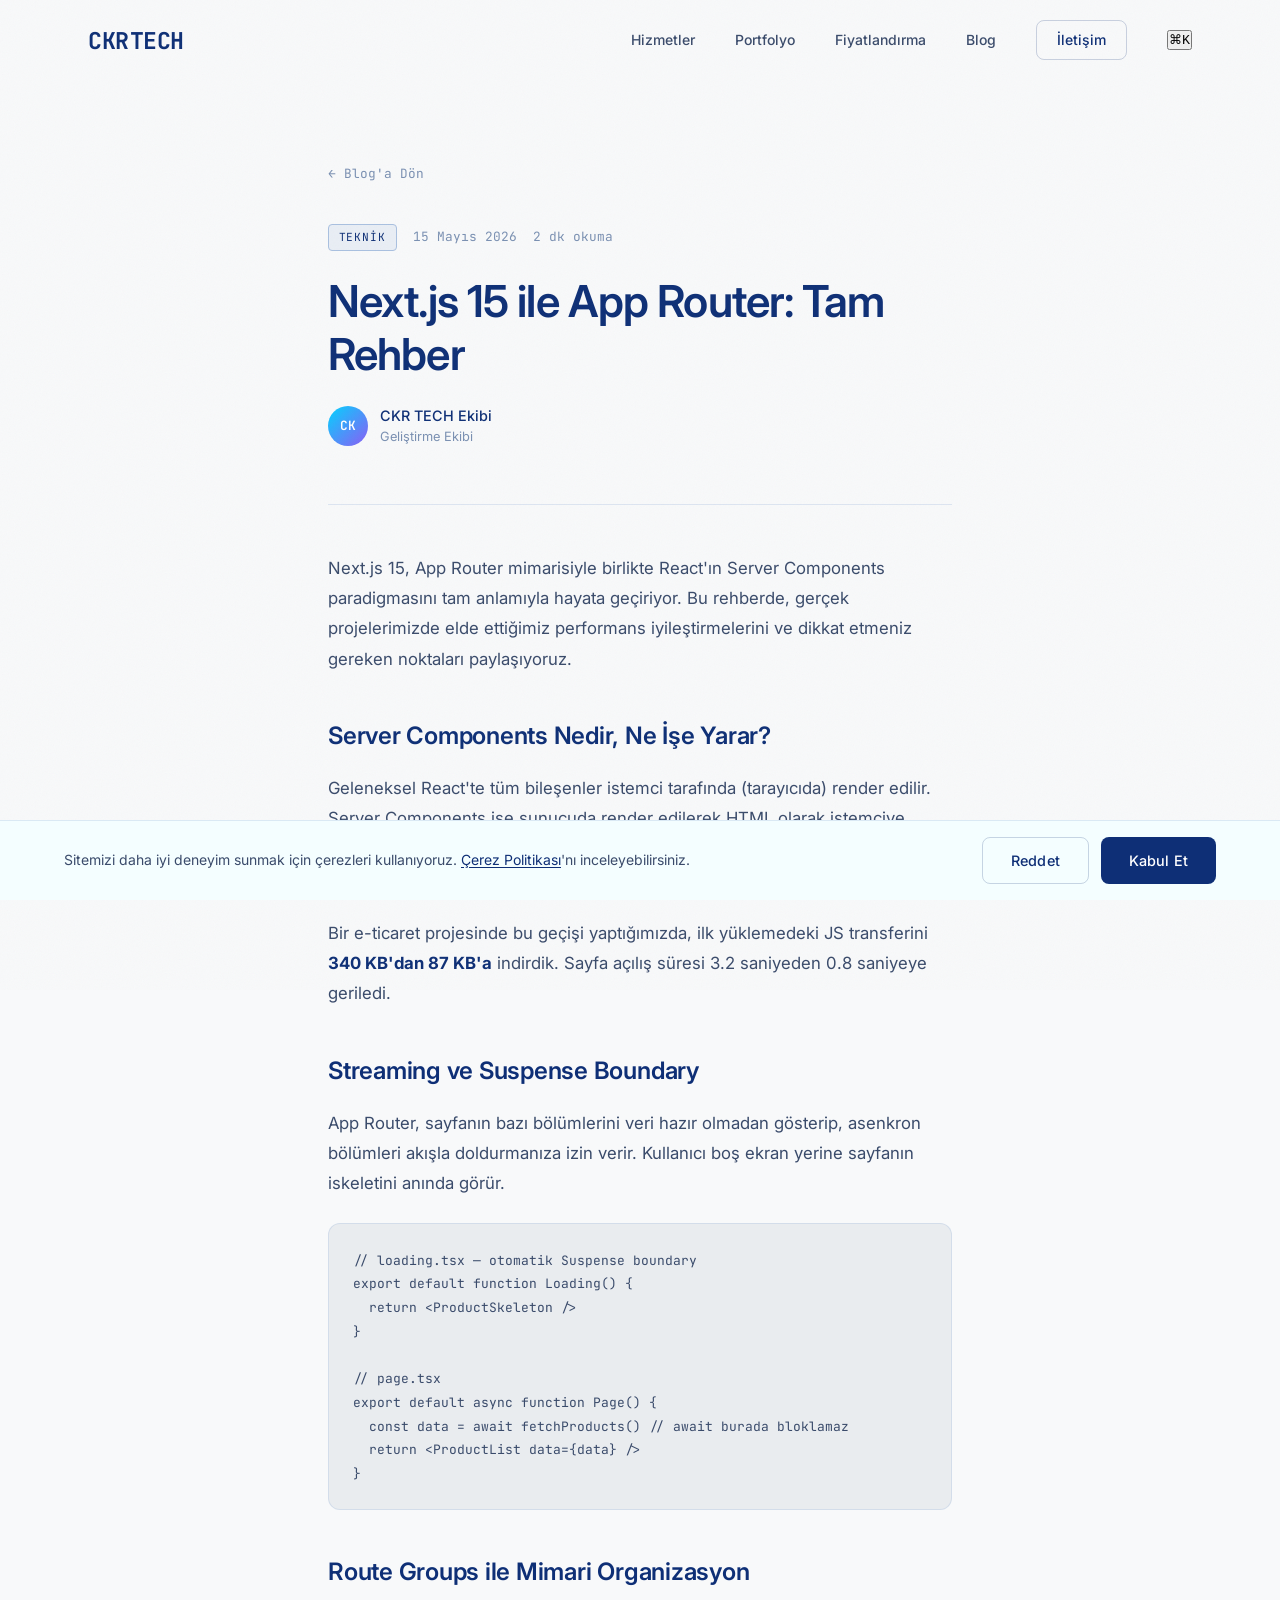
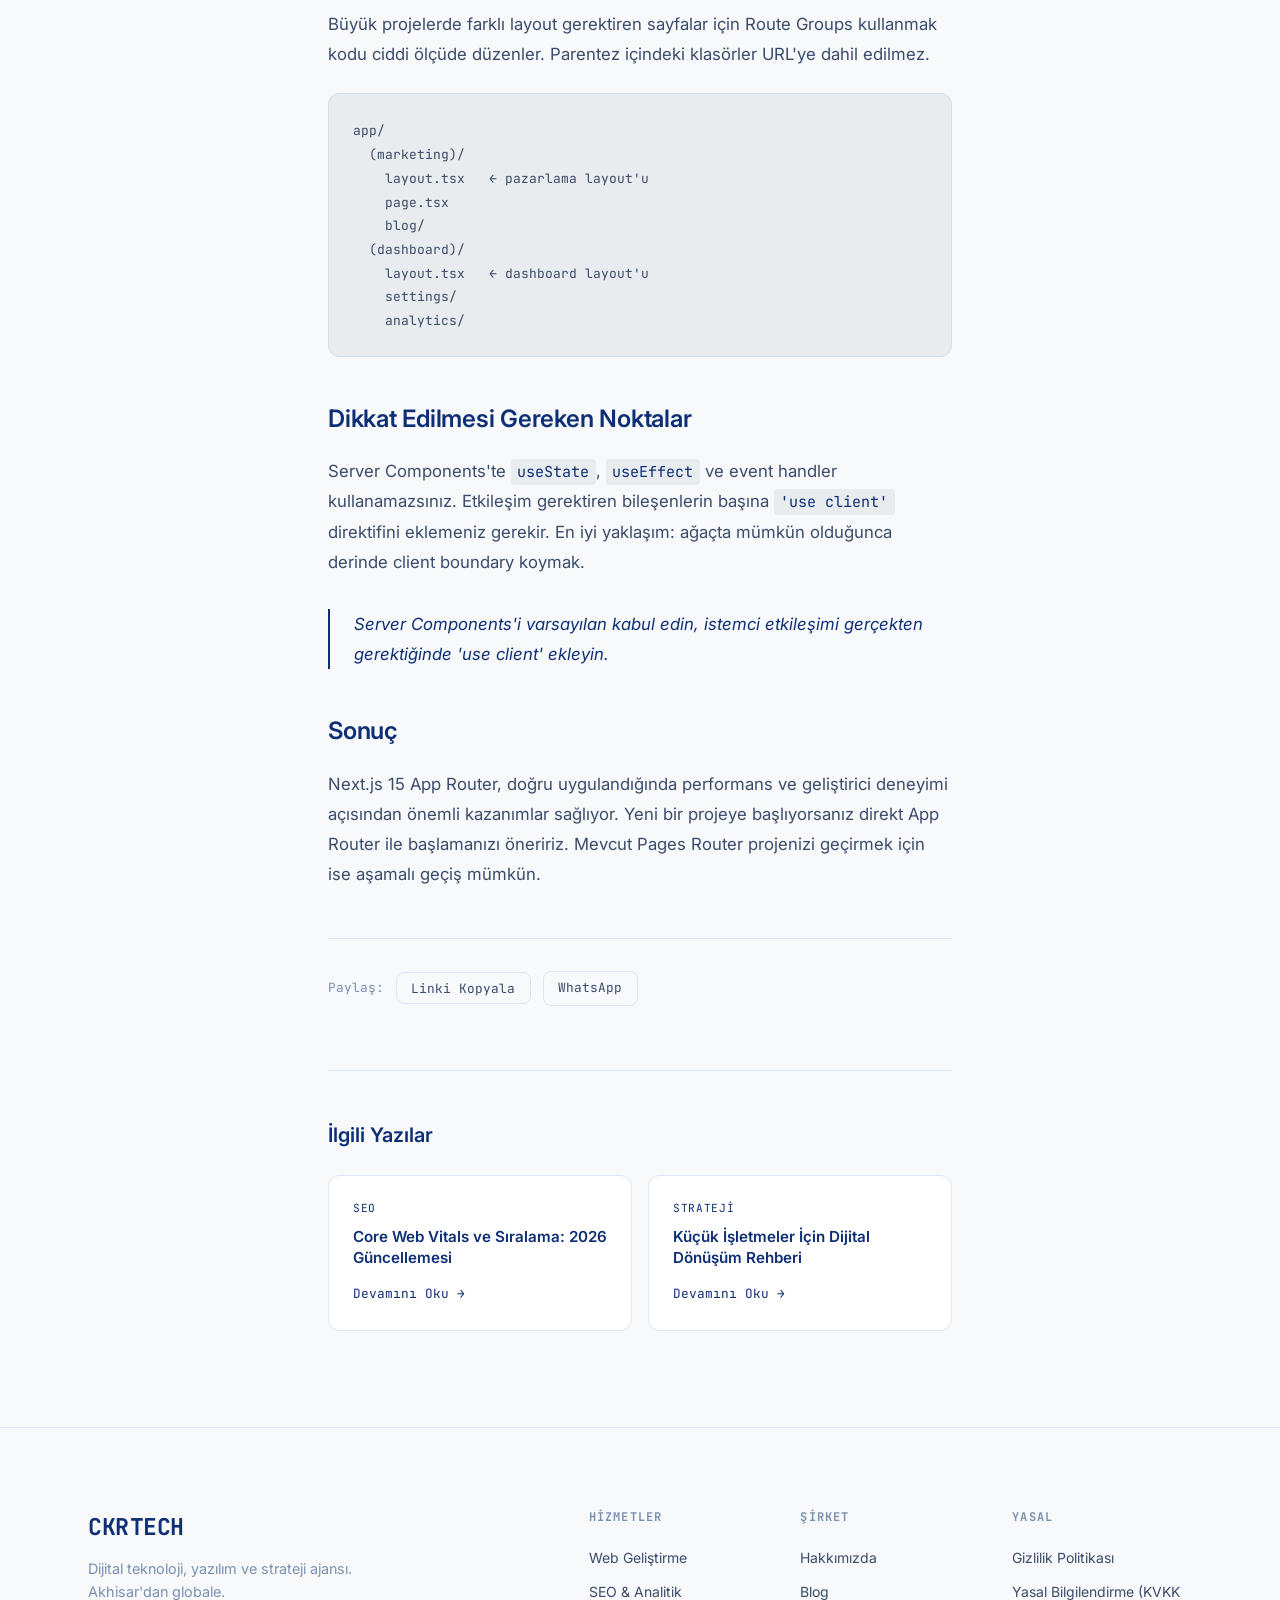
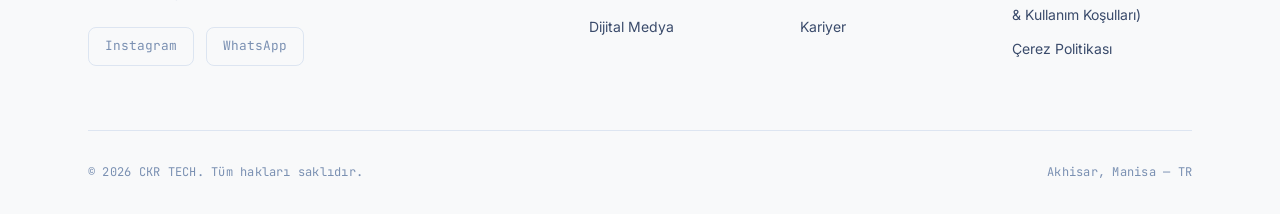
<file: insight-detail.html>
<!DOCTYPE html>
<html lang="tr">
<head>
    <meta charset="UTF-8">
    <meta name="viewport" content="width=device-width, initial-scale=1.0">
    <title id="pageTitle">Next.js 15 ile App Router: Tam Rehber — CKR TECH</title>
    <meta name="description" id="pageDesc" content="Server Components, Streaming ve Suspense boundary'lerinin gerçek dünya performans etkilerini inceledik.">
    <meta name="author" content="CKR TECH">
    <meta name="robots" content="index, follow">
    <link rel="canonical" id="pageCanonical" href="https://ckrtech.com/insight-detail.html">
    <link rel="preconnect" href="https://fonts.googleapis.com">
    <link rel="preconnect" href="https://fonts.gstatic.com" crossorigin>
    <link rel="preload" href="https://fonts.googleapis.com/css2?family=Inter:wght@300;400;500;600;700&family=JetBrains+Mono:wght@400;500&display=swap" as="style" onload="this.onload=null;this.rel='stylesheet'">
    <noscript><link rel="stylesheet" href="https://fonts.googleapis.com/css2?family=Inter:wght@300;400;500;600;700&family=JetBrains+Mono:wght@400;500&display=swap"></noscript>
    <meta property="og:type" content="article">
    <meta property="og:site_name" content="CKR TECH">
    <meta property="og:image" content="https://ckrtech.com/assets/og-cover.jpg">
    <meta property="og:locale" content="tr_TR">
    <meta name="twitter:card" content="summary_large_image">
    <meta name="twitter:image" content="https://ckrtech.com/assets/og-cover.jpg">
    <link rel="icon" type="image/svg+xml" href="data:image/svg+xml,<svg xmlns='http://www.w3.org/2000/svg' viewBox='0 0 100 100'><text y='.9em' font-size='90'>⚡</text></svg>">
    <link rel="apple-touch-icon" href="/assets/apple-touch-icon.png">
    <link rel="manifest" href="/site.webmanifest">
    <meta name="theme-color" content="#0a0a0a">
    <link rel="stylesheet" href="styles.css">
    <link rel="author" href="/humans.txt">
    <style>
        .article-back {
            display: inline-flex;
            align-items: center;
            gap: 0.5rem;
            font-family: var(--font-mono);
            font-size: 0.8rem;
            color: var(--text-muted);
            margin-bottom: 2.5rem;
            transition: color 0.2s;
        }
        .article-back:hover { color: var(--accent); }
        .article-back-arrow { transition: transform 0.2s; }
        .article-back:hover .article-back-arrow { transform: translateX(-3px); }

        .article-tag {
            display: inline-block;
            font-family: var(--font-mono);
            font-size: 0.7rem;
            letter-spacing: 0.08em;
            text-transform: uppercase;
            color: var(--accent);
            background: var(--accent-soft);
            border: 1px solid var(--accent-border);
            border-radius: 4px;
            padding: 0.2rem 0.6rem;
        }

        .article-reading-time {
            font-family: var(--font-mono);
            font-size: 0.8rem;
            color: var(--text-muted);
        }

        .article-date {
            font-family: var(--font-mono);
            font-size: 0.8rem;
            color: var(--text-muted);
        }

        .author-name {
            font-size: 0.9rem;
            font-weight: 500;
            color: var(--text-primary);
        }
        .author-role {
            font-size: 0.8rem;
            color: var(--text-muted);
        }

        .article-share {
            display: flex;
            align-items: center;
            gap: 0.75rem;
            margin-top: 3rem;
            padding-top: 2rem;
            border-top: 1px solid var(--border);
        }
        .article-share-label {
            font-family: var(--font-mono);
            font-size: 0.8rem;
            color: var(--text-muted);
        }
        .share-btn {
            font-family: var(--font-mono);
            font-size: 0.8rem;
            padding: 0.4rem 0.9rem;
            border: 1px solid var(--border);
            border-radius: var(--radius-sm);
            background: transparent;
            color: var(--text-secondary);
            cursor: pointer;
            transition: var(--transition);
        }
        .share-btn:hover {
            border-color: var(--accent-border);
            color: var(--accent);
            background: var(--accent-soft);
        }

        .related-card {
            background: var(--bg-card);
            border: 1px solid var(--border);
            border-radius: var(--radius);
            padding: 1.5rem;
            transition: var(--transition-slow);
        }
        .related-card:hover {
            border-color: var(--border-hover);
            transform: translateY(-3px);
        }
        .related-card-tag {
            font-family: var(--font-mono);
            font-size: 0.7rem;
            letter-spacing: 0.06em;
            text-transform: uppercase;
            color: var(--accent);
            margin-bottom: 0.5rem;
        }
        .related-card-title {
            font-size: 0.95rem;
            font-weight: 600;
            color: var(--text-primary);
            line-height: 1.4;
            margin-bottom: 0.75rem;
            transition: color 0.2s;
        }
        .related-card:hover .related-card-title { color: var(--accent); }
        .related-card-link {
            font-family: var(--font-mono);
            font-size: 0.8rem;
            color: var(--accent);
            transition: var(--transition);
        }
        .related-grid {
            display: grid;
            grid-template-columns: 1fr;
            gap: 1rem;
        }
        @media (min-width: 640px) { .related-grid { grid-template-columns: repeat(2, 1fr); } }

        .not-found-msg {
            text-align: center;
            padding: 6rem 0;
            color: var(--text-muted);
        }
        .not-found-msg h1 { font-size: 1.5rem; margin-bottom: 1rem; color: var(--text-primary); }

        /* İçindekiler (Table of Contents) */
        .toc-container {
            position: fixed;
            right: 24px;
            top: 50%;
            transform: translateY(-50%);
            z-index: 50;
            max-width: 220px;
            max-height: 60vh;
            overflow-y: auto;
            background: var(--bg-secondary);
            border: 1px solid var(--border);
            border-radius: var(--radius);
            padding: 1rem;
            opacity: 0;
            visibility: hidden;
            transition: opacity 0.3s ease, visibility 0.3s ease;
            scrollbar-width: thin;
        }
        .toc-container.visible {
            opacity: 1;
            visibility: visible;
        }
        .toc-container::-webkit-scrollbar { width: 4px; }
        .toc-container::-webkit-scrollbar-thumb { background: var(--border-hover); border-radius: 2px; }
        .toc-title {
            font-family: var(--font-mono);
            font-size: 0.7rem;
            letter-spacing: 0.1em;
            text-transform: uppercase;
            color: var(--text-muted);
            margin-bottom: 0.75rem;
            padding-bottom: 0.5rem;
            border-bottom: 1px solid var(--border);
        }
        .toc-list {
            list-style: none;
            display: flex;
            flex-direction: column;
            gap: 0.25rem;
            padding: 0;
            margin: 0;
        }
        .toc-item {
            font-size: 0.8rem;
            line-height: 1.4;
            padding: 0.35rem 0.5rem;
            border-radius: var(--radius-sm);
            cursor: pointer;
            transition: all 0.2s ease;
            color: var(--text-muted);
            border-left: 2px solid transparent;
        }
        .toc-item:hover {
            color: var(--text-primary);
            background: var(--accent-soft);
        }
        .toc-item.active {
            color: var(--accent);
            border-left-color: var(--accent);
            background: var(--accent-soft);
        }
        .toc-item--h3 {
            padding-left: 1.25rem;
            font-size: 0.75rem;
        }
        @media (max-width: 1280px) {
            .toc-container { display: none; }
        }
    </style>

</head>
<body>

<div class="loading-screen" id="loadingScreen">
        <div class="loading-logo">
            <span class="loading-logo-accent">CKR</span> TECH
        </div>
        <div class="loading-bar">
            <div class="loading-bar-fill"></div>
        </div>
    </div>

    <div class="grain-overlay"></div>
    <div class="reading-progress" id="readingProgress"></div>

    <div class="cookie-banner" id="cookieBanner" role="dialog" aria-label="Çerez izni">
        <div class="cookie-content">
            <p class="cookie-text">
                Sitemizi daha iyi deneyim sunmak için çerezleri kullanıyoruz.
                <a href="privacy-policy.html#cookies" class="cookie-link">Çerez Politikası</a>'nı inceleyebilirsiniz.
            </p>
            <div class="cookie-actions">
                <button class="btn btn-secondary btn-sm" id="cookieReject">Reddet</button>
                <button class="btn btn-primary btn-sm" id="cookieAccept">Kabul Et</button>
            </div>
        </div>
    </div>

    <div class="cmd-palette" id="cmdPalette" role="dialog" aria-modal="true" aria-labelledby="cmdTitle" hidden>
        <div class="cmd-palette-backdrop" id="cmdBackdrop"></div>
        <div class="cmd-palette-modal">
            <div class="cmd-palette-header">
                <svg width="16" height="16" viewBox="0 0 24 24" fill="none" stroke="currentColor" stroke-width="2"><circle cx="11" cy="11" r="8"></circle><line x1="21" y1="21" x2="16.65" y2="16.65"></line></svg>
                <input type="text" class="cmd-palette-input" id="cmdInput" placeholder="Komut veya bölüm ara..." autocomplete="off">
                <kbd class="cmd-kbd">ESC</kbd>
            </div>
            <div class="cmd-palette-body" id="cmdBody">
                <div class="cmd-group">
                    <span class="cmd-group-label">Navigasyon</span>
                    <button class="cmd-item" data-action="navigate" data-url="insights.html"><span class="cmd-icon">→</span><span class="cmd-text">Blog</span><span class="cmd-hint">insights.html</span></button>
                    <button class="cmd-item" data-action="navigate" data-url="index.html"><span class="cmd-icon">→</span><span class="cmd-text">Ana Sayfa</span><span class="cmd-hint">index.html</span></button>
                    <button class="cmd-item" data-action="navigate" data-url="index.html#contact"><span class="cmd-icon">→</span><span class="cmd-text">İletişim</span><span class="cmd-hint">#contact</span></button>
                </div>
                <div class="cmd-group">
                    <span class="cmd-group-label">Eylem</span>
                    <button class="cmd-item" data-action="email"><span class="cmd-icon">✉</span><span class="cmd-text">E-posta Gönder</span><span class="cmd-hint">hello@ckrtech.com</span></button>
                    <button class="cmd-item" data-action="copy"><span class="cmd-icon">📋</span><span class="cmd-text">E-posta Adresini Kopyala</span><span class="cmd-hint">Clipboard</span></button>
                </div>
            </div>
        </div>
    </div>

    <header class="site-header" id="header">
        <div class="container nav-container">
            <a href="index.html" class="logo">
                <span class="logo-text">CKR</span><span class="logo-accent">TECH</span>
            </a>
            <nav class="main-nav" id="mainNav">
                <a href="index.html#services" class="nav-link">Hizmetler</a>
                <a href="index.html#portfolio" class="nav-link">Portfolyo</a>
                <a href="index.html#pricing" class="nav-link">Fiyatlandırma</a>
                <a href="insights.html" class="nav-link">Blog</a>
                <a href="index.html#contact" class="nav-link nav-link--cta">İletişim</a>
                <button class="nav-kbd" id="navKbdTrigger" aria-label="Komut paleti aç"><kbd>⌘</kbd><kbd>K</kbd></button>
            </nav>
            <button class="menu-toggle" id="menuToggle" aria-label="Menü">
                <span></span><span></span><span></span>
            </button>
        </div>
    </header>

    <aside class="toc-container" id="tocContainer" aria-label="İçindekiler">
        <div class="toc-title">İçindekiler</div>
        <ul class="toc-list" id="tocList"></ul>
    </aside>

    <main id="articleMain">
        <!-- İçerik JS tarafından buraya render edilir -->
    </main>

    <footer class="footer" id="footer">
        <div class="container">
            <div class="footer-layout">
                <div class="footer-brand">
                    <a href="index.html" class="logo">
                        <span class="logo-text">CKR</span><span class="logo-accent">TECH</span>
                    </a>
                    <p class="footer-copy">Dijital teknoloji, yazılım ve strateji ajansı. Akhisar'dan globale.</p>
                    <div class="footer-social">
                        <a href="https://instagram.com/ckr.tech" target="_blank" rel="noopener noreferrer" class="social-link" aria-label="Instagram">Instagram</a>
                        <a href="https://wa.me/905346921987" target="_blank" rel="noopener noreferrer" class="social-link" aria-label="WhatsApp">WhatsApp</a>
                    </div>
                </div>
                <div class="footer-columns">
                    <div class="footer-column">
                        <h4 class="footer-column-title">Hizmetler</h4>
                        <nav class="footer-nav">
                            <a href="index.html#services" class="footer-link">Web Geliştirme</a>
                            <a href="index.html#services" class="footer-link">SEO & Analitik</a>
                            <a href="index.html#services" class="footer-link">Dijital Medya</a>
                        </nav>
                    </div>
                    <div class="footer-column">
                        <h4 class="footer-column-title">Şirket</h4>
                        <nav class="footer-nav">
                            <a href="index.html#vision" class="footer-link">Hakkımızda</a>
                            <a href="insights.html" class="footer-link">Blog</a>
                            <a href="career.html" class="footer-link">Kariyer</a>
                        </nav>
                    </div>
                    <div class="footer-column">
                        <h4 class="footer-column-title">Yasal</h4>
                        <nav class="footer-nav">
                            <a href="privacy-policy.html" class="footer-link">Gizlilik Politikası</a>
                            <a href="terms.html" class="footer-link">Yasal Bilgilendirme (KVKK &amp; Kullanım Koşulları)</a>
                            <a href="privacy-policy.html#cookies" class="footer-link">Çerez Politikası</a>
                        </nav>
                    </div>
                </div>
            </div>
            <div class="footer-bottom">
                <span class="footer-copyright">© 2026 CKR TECH. Tüm hakları saklıdır.</span>
                <span class="footer-location">Akhisar, Manisa — TR</span>
            </div>
        </div>
    </footer>

    <script src="script.js"></script>
    <script>
    // ============================================
    // BLOG VERİ KATMANI — tüm yazılar burada
    // Yeni yazı eklemek için bu diziye bir obje ekleyin
    // ============================================
    const POSTS = [
        {
            slug: 'nextjs-15-app-router',
            tag: 'Teknik',
            date: '15 Mayıs 2026',
            title: 'Next.js 15 ile App Router: Tam Rehber',
            excerpt: 'Server Components, Streaming ve Suspense boundary\'lerinin gerçek dünya performans etkilerini inceledik.',
            authorInitials: 'CK',
            authorName: 'CKR TECH Ekibi',
            authorRole: 'Geliştirme Ekibi',
            authorBg: 'linear-gradient(135deg, #00d4ff, #8b5cf6)',
            content: `
                <p>Next.js 15, App Router mimarisiyle birlikte React'ın Server Components paradigmasını tam anlamıyla hayata geçiriyor. Bu rehberde, gerçek projelerimizde elde ettiğimiz performans iyileştirmelerini ve dikkat etmeniz gereken noktaları paylaşıyoruz.</p>

                <h2>Server Components Nedir, Ne İşe Yarar?</h2>
                <p>Geleneksel React'te tüm bileşenler istemci tarafında (tarayıcıda) render edilir. Server Components ise sunucuda render edilerek HTML olarak istemciye gönderilir. Bu yaklaşımın en büyük avantajı: JavaScript bundle boyutunu önemli ölçüde küçültmek.</p>
                <p>Bir e-ticaret projesinde bu geçişi yaptığımızda, ilk yüklemedeki JS transferini <strong>340 KB'dan 87 KB'a</strong> indirdik. Sayfa açılış süresi 3.2 saniyeden 0.8 saniyeye geriledi.</p>

                <h2>Streaming ve Suspense Boundary</h2>
                <p>App Router, sayfanın bazı bölümlerini veri hazır olmadan gösterip, asenkron bölümleri akışla doldurmanıza izin verir. Kullanıcı boş ekran yerine sayfanın iskeletini anında görür.</p>
                <pre><code>// loading.tsx — otomatik Suspense boundary
export default function Loading() {
  return &lt;ProductSkeleton /&gt;
}

// page.tsx
export default async function Page() {
  const data = await fetchProducts() // await burada bloklamaz
  return &lt;ProductList data={data} /&gt;
}</code></pre>

                <h2>Route Groups ile Mimari Organizasyon</h2>
                <p>Büyük projelerde farklı layout gerektiren sayfalar için Route Groups kullanmak kodu ciddi ölçüde düzenler. Parentez içindeki klasörler URL'ye dahil edilmez.</p>
                <pre><code>app/
  (marketing)/
    layout.tsx   ← pazarlama layout'u
    page.tsx
    blog/
  (dashboard)/
    layout.tsx   ← dashboard layout'u
    settings/
    analytics/</code></pre>

                <h2>Dikkat Edilmesi Gereken Noktalar</h2>
                <p>Server Components'te <code>useState</code>, <code>useEffect</code> ve event handler kullanamazsınız. Etkileşim gerektiren bileşenlerin başına <code>'use client'</code> direktifini eklemeniz gerekir. En iyi yaklaşım: ağaçta mümkün olduğunca derinde client boundary koymak.</p>

                <blockquote>Server Components'i varsayılan kabul edin, istemci etkileşimi gerçekten gerektiğinde 'use client' ekleyin.</blockquote>

                <h2>Sonuç</h2>
                <p>Next.js 15 App Router, doğru uygulandığında performans ve geliştirici deneyimi açısından önemli kazanımlar sağlıyor. Yeni bir projeye başlıyorsanız direkt App Router ile başlamanızı öneririz. Mevcut Pages Router projenizi geçirmek için ise aşamalı geçiş mümkün.</p>
            `,
            related: ['core-web-vitals-2026', 'kucuk-isletmeler-dijital-donusum']
        },
        {
            slug: 'core-web-vitals-2026',
            tag: 'SEO',
            date: '02 Mayıs 2026',
            title: 'Core Web Vitals ve Sıralama: 2026 Güncellemesi',
            excerpt: 'INP metriğinin LCP ve CLS ile birlikte nasıl değerlendirildiğini ve optimize stratejilerini açıklıyoruz.',
            authorInitials: 'CK',
            authorName: 'CKR TECH Ekibi',
            authorRole: 'SEO & Performans Ekibi',
            authorBg: 'linear-gradient(135deg, #f59e0b, #ef4444)',
            content: `
                <p>Google, 2024'te FID'i (First Input Delay) tamamen kaldırıp yerine INP'yi (Interaction to Next Paint) getirdi. 2026'ya geldiğimizde INP, sıralama faktörleri arasında çok daha belirleyici bir rol oynuyor. Bu yazıda güncel durumu ve aksiyon planını paylaşıyoruz.</p>

                <h2>INP Nedir ve Neden Önemli?</h2>
                <p>INP, kullanıcının bir sayfayla yaptığı tüm etkileşimleri (tıklama, dokunma, klavye) ölçer ve en yavaş olanını raporlar. FID yalnızca ilk etkileşimi ölçerken INP, sayfa boyunca tüm etkileşimleri kapsar. Bu nedenle çok daha gerçekçi bir metrik.</p>
                <p><strong>Hedef değer:</strong> 200ms altı "İyi", 200–500ms arası "İyileştirme Gerekiyor", 500ms üstü "Kötü".</p>

                <h2>INP Optimizasyon Stratejileri</h2>
                <p>Birlikte çalıştığımız projelerde INP değerini düşürmek için en etkili teknikler şunlar oldu:</p>
                <ul>
                    <li><strong>Uzun görevleri parçalayın:</strong> 50ms'yi aşan JS görevlerini <code>scheduler.yield()</code> veya <code>setTimeout</code> ile bölerek main thread'i serbest bırakın.</li>
                    <li><strong>React hydration'ı geciktirin:</strong> Kritik olmayan bileşenleri lazy load edin, <code>Suspense</code> ile arka plana alın.</li>
                    <li><strong>Event handler optimizasyonu:</strong> Scroll ve resize event'lerinde debounce/throttle kullanın.</li>
                    <li><strong>Third-party script'leri denetleyin:</strong> Chat widget'ları ve reklam scriptleri INP'yi ciddi ölçüde bozabilir.</li>
                </ul>

                <h2>LCP: 2026'da Hâlâ Kral</h2>
                <p>LCP (Largest Contentful Paint) hedefi 2.5 saniye altı. Hero görseller için mutlaka <code>fetchpriority="high"</code> ve <code>loading="eager"</code> kombinasyonunu kullanın. WebP/AVIF formatına geçmek yeterince önceliklendirilmediği projelerde LCP'yi ortalama 1.1 saniye iyileştirdi.</p>

                <h2>CLS: Görünmez Ama Güçlü</h2>
                <p>Cumulative Layout Shift için temel kural: boyutu önceden bilinmeyen hiçbir element sayfa akışına girmemeli. Görsellere <code>width</code> ve <code>height</code> attribute eklemek, font swap için <code>font-display: optional</code> kullanmak ve reklam alanlarına sabit yükseklik rezerve etmek en etkili çözümler.</p>

                <blockquote>Core Web Vitals tek başına sıralamayı belirlemez ama eşit kaliteli iki içerikten biri iyi vitals'a sahipse o sayfa kazanır.</blockquote>

                <h2>Ölçüm Araçları</h2>
                <p>PageSpeed Insights ve Chrome UX Report (CrUX) gerçek kullanıcı verilerini gösterir. Lab ortamı için Lighthouse yeterli ama field data'yı asla göz ardı etmeyin. Search Console'daki "Core Web Vitals" raporu URL bazında sorunları toplu görmenin en pratik yolu.</p>
            `,
            related: ['nextjs-15-app-router', 'kucuk-isletmeler-dijital-donusum']
        },
        {
            slug: 'kucuk-isletmeler-dijital-donusum',
            tag: 'Strateji',
            date: '18 Nisan 2026',
            title: 'Küçük İşletmeler İçin Dijital Dönüşüm Rehberi',
            excerpt: 'Sınırlı bütçeyle maksimum etki yaratan dijital stratejiler ve araç önerileri.',
            authorInitials: 'CK',
            authorName: 'CKR TECH Ekibi',
            authorRole: 'Strateji Ekibi',
            authorBg: 'linear-gradient(135deg, #10b981, #06b6d4)',
            content: `
                <p>40'ı aşkın proje deneyimimizde en çok karşılaştığımız senaryo şu: Küçük işletme, dijital dönüşüm yapmak istiyor ama nereden başlayacağını bilmiyor. Bu rehber, o soruya pratik ve uygulanabilir bir yanıt vermek için yazıldı.</p>

                <h2>Adım 1: Temel Dijital Altyapıyı Oturun</h2>
                <p>Büyük adımlar atmadan önce temelin sağlam olması gerekiyor. Çoğu işletmenin atladığı ama kritik olan üç şey:</p>
                <ul>
                    <li><strong>Google Business Profile'ı doldurun ve doğrulayın.</strong> Ücretsiz ama etkisi büyük. Yerel aramalarda görünürlük için zorunlu.</li>
                    <li><strong>SSL sertifikanızı kontrol edin.</strong> HTTPS olmayan bir site artık hem SEO hem güven açısından engel.</li>
                    <li><strong>Mobil uyumluluğu test edin.</strong> Türkiye'deki web trafiğinin %70'i mobil. Mobil deneyim kötüyse diğer her şey ikincil kalır.</li>
                </ul>

                <h2>Adım 2: Hangi Kanala Önce Yatırım Yapmalısınız?</h2>
                <p>Her işletme için farklı ama genel olarak öncelik sırası şöyle oluşuyor:</p>
                <ul>
                    <li><strong>Web sitesi + temel SEO:</strong> Uzun vadeli, sürdürülebilir trafik kaynağı. ROI en yüksek kanal.</li>
                    <li><strong>Google Ads (arama):</strong> Hızlı görünürlük gerekiyorsa. Bütçe bitince durur, organize edin.</li>
                    <li><strong>Sosyal medya:</strong> Marka bilinirliği için iyi ama satış dönüşümü düşük. Organik içerikle başlayın.</li>
                    <li><strong>E-posta pazarlama:</strong> Mevcut müşteri tabanınız varsa en yüksek ROI'li kanal.</li>
                </ul>

                <h2>Adım 3: Araçları Doğru Seçin</h2>
                <p>Pahalı araçlara para harcamadan önce ücretsiz alternatifleri değerlendirin:</p>
                <ul>
                    <li><strong>Google Analytics 4 + Search Console:</strong> Trafik ve SEO verisi için ücretsize alternatif yok.</li>
                    <li><strong>Canva:</strong> Grafik tasarım için Photoshop'a gerek yok.</li>
                    <li><strong>Notion veya Trello:</strong> Dijital strateji takviminizi organize edin.</li>
                    <li><strong>Mailchimp (ücretsiz plan):</strong> 500 aboneye kadar ücretsiz, e-posta otomasyonu için yeterli.</li>
                </ul>

                <h2>Adım 4: İçerik Stratejisi — En Küçük Birimden Başlayın</h2>
                <p>Blog yazıları, video, podcast... bunların hepsi farklı kaynaklar gerektiriyor. Küçük işletmeler için önerimiz: önce müşterilerin en çok sorduğu 5 soruyu belirleyin, her birine bir sayfa veya yazı yazın. Bu "answer engine" yaklaşımı hem SEO'ya hem müşteri ilişkisine doğrudan katkı sağlar.</p>

                <blockquote>Dijital dönüşüm tek seferlik bir proje değil, sürekli bir süreç. Mükemmeli beklemek yerine "yeterince iyi"yle başlayın ve iterasyon yapın.</blockquote>

                <h2>Ne Zaman Ajans Desteği Almalısınız?</h2>
                <p>Kendi başınıza yönetebileceğiniz noktanın ötesine geçtiğinizde: teknik SEO sorunları, büyük web geliştirme ihtiyaçları ve stratejik yeniden konumlanma için uzman desteği almak mantıklı. Bütçe kısıtlıysa danışmanlık + kendi uygulamanız modeli iyi bir orta yol.</p>
            `,
            related: ['nextjs-15-app-router', 'core-web-vitals-2026']
        },
        {
            slug: 'yerel-seo-google-business-rehberi',
            tag: 'SEO',
            date: '12 Haziran 2026',
            title: 'Google İşletme Profili Optimizasyonu: Adım Adım Rehber',
            excerpt: 'Yerel aramalarda görünürlüğünüzü artırmak için Google İşletme Profili\'nizi nasıl eksiksiz ve etkili hale getireceğinizi adım adım anlatıyoruz.',
            authorInitials: 'CK',
            authorName: 'CKR TECH Ekibi',
            authorRole: 'SEO & Strateji Ekibi',
            authorBg: 'linear-gradient(135deg, #f59e0b, #ef4444)',
            content: `
                <p>Google İşletme Profili (Google Business Profile), yerel aramalarda görünürlüğün temel taşı. Ücretsiz, kurulumu kolay ama çoğu işletme tarafından yarım bırakılıyor. Bu rehberde, profilinizi baştan sona optimize etmek için izlemeniz gereken adımları paylaşıyoruz.</p>

                <h2>Neden Bu Kadar Önemli?</h2>
                <p>Kullanıcıların %46'sı Google aramalarında yerel niyetle hareket eder: "yakınımdaki", "Akhisar'da", "Manisa'da" gibi sorgular. Google, bu aramaların sonuçlarını büyük ölçüde Google İşletme Profili verilerinden çekiyor. Eksik veya güncel olmayan bir profil, rakiplerinizin önüne geçmenizi engeller.</p>

                <h2>1. Adım: Profili Talep Edin ve Doğrulayın</h2>
                <p>İlk adım, işletmenizin Google'daki mevcut profilini bulup sahipliğini talep etmek. <strong>business.google.com</strong> adresinden hesabınızla giriş yapın. Profil zaten varsa "Sahipliği Talep Et" seçeneğini kullanın; yoksa sıfırdan oluşturun. Doğrulama genellikle posta kartı veya telefon aramasıyla yapılıyor; doğrulanmamış profiller haritada düşük öncelikli gösteriliyor.</p>

                <h2>2. Adım: Temel Bilgileri Eksiksiz Doldurun</h2>
                <p>Profil tamamlık skoru yüksek olan işletmeler arama sonuçlarında avantaj kazanıyor. Şunların eksiksiz olmasına dikkat edin:</p>
                <ul>
                    <li><strong>İşletme adı:</strong> Gerçek ticaret unvanınızı kullanın. Anahtar kelime doldurmayın.</li>
                    <li><strong>Kategori:</strong> Birincil kategori en önemli seçim. Ana hizmetinizi tam olarak yansıtmalı.</li>
                    <li><strong>Adres ve hizmet alanı:</strong> Fiziksel konumunuz ve hizmet verdiğiniz ilçe/iller.</li>
                    <li><strong>Telefon ve web sitesi:</strong> Web sitenizle tutarlı olsun.</li>
                    <li><strong>Çalışma saatleri:</strong> Güncel tutun, tatil saatlerini de ekleyin.</li>
                </ul>

                <h2>3. Adım: Açıklamayı Stratejik Yazın</h2>
                <p>750 karakterlik açıklama alanını boş bırakmayın. Kimin için ne yaptığınızı, hangi bölgeye hizmet ettiğinizi ve sizi farklı kılan bir unsuru ilk 2-3 cümlede belirtin. Doğal bir dille anahtar kelimeleri metne dahil edin ama liste gibi sıralamayın.</p>

                <h2>4. Adım: Fotoğraf ve Video Ekleyin</h2>
                <p>Fotoğraf ekleyen işletmelerin yol tarifi isteklerinde %42 daha fazla tıklama aldığı görülüyor. Minimum şunları ekleyin: kapak fotoğrafı (1332×750 px), logo, ekip veya ofis görselleri, hizmet/ürün örnekleri. Stok fotoğraf kullanmayın; gerçek görseller hem güven hem sıralama için daha etkili.</p>

                <h2>5. Adım: Yorumları Aktif Yönetin</h2>
                <p>Yorum puanı ve sayısı yerel sıralamada güçlü bir sinyal. Her yoruma yanıt verin — olumlu olanlara kısa teşekkür, olumsuz olanlara yapıcı ve sakin bir yanıt. Müşterilerden yorum istemek için otomatik SMS veya e-posta şablonu oluşturabilirsiniz. Yorum almak için direkt bağlantı Google'ın "Yorum İste" özelliğiyle üretilir.</p>

                <h2>6. Adım: Google Yazıları (Posts) Kullanın</h2>
                <p>Çoğu işletmenin görmezden geldiği "Yazılar" özelliği, profilinizi canlı tutar ve ziyaretçilere güncel içerik sunar. Haftada bir yazı paylaşmak, profil aktivitesini artırır. Kampanya duyuruları, blog özetleri veya yeni hizmet haberleri için idealdir.</p>

                <blockquote>Google İşletme Profili'ni bir kez doldurup unutmayın. Google, aktif profilleri pasiflerden daha yüksek gösterir.</blockquote>

                <h2>Ölçüm: Profil Analitiğini Takip Edin</h2>
                <p>Google Business Profile panelindeki "Performans" sekmesi size şunları gösterir: kaç kez göründünüz, kaç tıklama aldınız, yol tarifi istekleri ve telefon aramaları. Bu verileri aylık kontrol edin; hangi kategoride arandığınızı görün ve buna göre içeriğinizi güncelleyin.</p>
            `,
            related: ['kucuk-isletmeler-dijital-donusum', 'core-web-vitals-2026']
        },
        {
            slug: 'nextjs-vs-astro',
            tag: 'Teknik',
            date: '06 Haziran 2026',
            title: 'Next.js vs Astro: Hangi Proje İçin Hangisi?',
            excerpt: 'İki popüler framework arasındaki temel farkları, performans etkilerini ve proje tipine göre doğru seçimi karşılaştırdık.',
            authorInitials: 'CK',
            authorName: 'CKR TECH Ekibi',
            authorRole: 'Geliştirme Ekibi',
            authorBg: 'linear-gradient(135deg, #00d4ff, #8b5cf6)',
            content: `
                <p>Next.js ve Astro, modern web geliştirmede sıkça karşılaştırılan iki framework. Her ikisi de yüksek performanslı siteler üretebilir ama odaklandıkları problemler farklı. Yanlış seçim, projeyi gereksiz yere karmaşık hale getirebilir.</p>

                <h2>Temel Fark: Kullanım Senaryosu</h2>
                <p><strong>Next.js</strong>, React tabanlı, tam kapsamlı bir framework. Dinamik web uygulamaları, e-ticaret, authenticated içerik, API route'ları ve karmaşık state yönetimi gerektiren projeler için tasarlandı. React ekosisteminin tamamına erişim sağlar.</p>
                <p><strong>Astro</strong>, "içerik odaklı" web siteleri için optimize edilmiş. Blog, dokümantasyon, portföy, pazarlama siteleri gibi büyük çoğunluğu statik içerikten oluşan projeler için geliştirildi. "Islands Architecture" ile yalnızca etkileşimli bileşenlere JavaScript ekler.</p>

                <h2>Performans Karşılaştırması</h2>
                <p>Astro'nun en büyük avantajı JavaScript'i varsayılan olarak sıfır göndermesi. Bir blog sitesini Next.js ile kurduğunuzda ilk JS yükü ortalama 80–150 KB; Astro ile aynı site 5–15 KB. Bu fark özellikle içerik ağırlıklı, düşük bütçeli projeler için LCP ve INP metriklerinde kritik avantaj sağlıyor.</p>
                <pre><code>// Astro: Island Architecture
// Bileşen yalnızca görünür hale gelince yüklenir
&lt;MyCounter client:visible /&gt;

// Next.js: Tüm JS bundle başta yüklenir
// Selective hydration App Router ile mümkün ama daha karmaşık</code></pre>

                <h2>Ne Zaman Next.js Seçin?</h2>
                <ul>
                    <li>Kullanıcı kimlik doğrulama sistemi (auth) gerekiyorsa</li>
                    <li>Dinamik kişiselleştirilmiş içerik sunuyorsanız</li>
                    <li>Karmaşık API entegrasyonları ve backend ihtiyacınız varsa</li>
                    <li>E-ticaret platformu geliştiriyorsanız</li>
                    <li>Ekibiniz React'e hâkimse ve hızlı geliştirme önceliğinizse</li>
                </ul>

                <h2>Ne Zaman Astro Seçin?</h2>
                <ul>
                    <li>Blog, haber sitesi veya dokümantasyon geliştiriyorsanız</li>
                    <li>Pazarlama / tanıtım sitesi istiyorsanız</li>
                    <li>Maksimum Core Web Vitals skoru öncelikliyse</li>
                    <li>İçerik CMS'den (Sanity, Contentful) gelecek ama sayfa büyük ölçüde statikse</li>
                    <li>Farklı UI framework'lerini (React, Vue, Svelte) aynı projede kullanmak istiyorsanız</li>
                </ul>

                <h2>Gerçek Proje Deneyimimiz</h2>
                <p>Bir müşteri için kurumsal blog + hizmet sayfası projesini Next.js yerine Astro ile geliştirdik. Sonuç: Lighthouse skoru 98/100, ilk yükleme 0.6 saniye. Aynı yapı Next.js'te benzer içerikle 1.8 saniye çıkıyordu. Bununla birlikte, aynı müşterinin e-ticaret modülü için Next.js'i tercih ettik çünkü server actions ve cart state yönetimi Astro'da karmaşıklaşıyordu.</p>

                <blockquote>Framework seçimi dogmatik olmamalı. "En iyi framework" diye bir şey yok — "bu proje için en uygun framework" var.</blockquote>

                <h2>Sonuç</h2>
                <p>Çoğu ajans ve geliştirici Next.js'i varsayılan olarak seçiyor. Bu yanlış değil ama her projeye uygulamak verimsiz. İçerik ağırlıklı, statik veya hibrit sitelerde Astro ciddi performans ve bakım avantajı sağlıyor. Karar vermeden önce projenin dinamik ihtiyaçlarını listeleyin; az dinamik içerik varsa Astro'yu ciddiye alın.</p>
            `,
            related: ['nextjs-15-app-router', 'core-web-vitals-2026']
        },
        {
            slug: '10-dijital-arac-2026',
            tag: 'Strateji',
            date: '28 Mayıs 2026',
            title: '2026\'da KOBİ\'ler İçin Kullanılması Gereken 10 Dijital Araç',
            excerpt: 'Bütçe dostu, kurulumu kolay ve gerçek etki yaratan 10 araçla dijital operasyonlarınızı bir üst seviyeye taşıyın.',
            authorInitials: 'CK',
            authorName: 'CKR TECH Ekibi',
            authorRole: 'Strateji Ekibi',
            authorBg: 'linear-gradient(135deg, #10b981, #06b6d4)',
            content: `
                <p>KOBİ'lerin dijital dönüşüm sürecinde en büyük engellerden biri "hangi aracı kullanacağım?" sorusu. Piyasada yüzlerce seçenek var, çoğu ya çok pahalı ya da ihtiyaçtan fazla karmaşık. Bu listede müşterilerimizle birlikte test ettiğimiz, gerçekten sonuç veren 10 aracı paylaşıyoruz.</p>

                <h2>1. Google Analytics 4 (Ücretsiz)</h2>
                <p>Web sitenizin performansını anlamak için başlangıç noktası. Ziyaretçi davranışları, trafik kaynakları ve dönüşüm hedefleri. GA4'ün event tabanlı modeli başta karmaşık gelebilir ama birkaç saatlik kurulumla işletmeniz için özel dashboard oluşturabilirsiniz.</p>

                <h2>2. Google Search Console (Ücretsiz)</h2>
                <p>Sitenizin arama motorundaki görünümünü izleyin. Hangi sorgularda göründüğünüzü, hangi sayfalarınızın tıklandığını ve teknik sorunları burada görürsünüz. Her web sitesi sahibinin kullanması zorunlu, ikinci vazgeçilmez araç.</p>

                <h2>3. Canva Pro (Aylık ~₺350)</h2>
                <p>Sosyal medya görselleri, sunum şablonları ve basit marka materyalleri için Photoshop'a ihtiyacınız yok. Canva'nın hazır şablonları ve marka kiti özelliği, tutarlı görsel kimliği tasarımcı olmadan korumanızı sağlıyor.</p>

                <h2>4. Notion (Ücretsiz / Ekip planı aylık ~$10)</h2>
                <p>İçerik takvimi, proje takibi, müşteri notları ve şirket wiki'si için tek platform. Küçük ekipler için birden fazla aracın yerini alıyor: Trello + Google Docs + Confluence yerine tek Notion yeterli.</p>

                <h2>5. Mailchimp (500 aboneye kadar ücretsiz)</h2>
                <p>E-posta pazarlama için en hızlı başlangıç noktası. Sürükle-bırak editörü, otomatik hoş geldin serisi ve temel segmentasyon ücretsiz planda mevcut. 500 aboneyi aşınca fiyatı yükseliyor; bu noktada Brevo (eski Sendinblue) daha rekabetçi.</p>

                <h2>6. Tidio veya Crisp (Ücretsiz başlangıç)</h2>
                <p>Web sitesi canlı chat ve chatbot entegrasyonu. Çalışma saatleri dışında gelen soruları otomatik yanıtlar, mesai içinde ise gerçek zamanlı destek sağlarsınız. Dönüşüm oranlarına doğrudan etkisi gözlemlenen araçların başında geliyor.</p>

                <h2>7. Semrush veya Ahrefs (Aylık ~$130)</h2>
                <p>SEO ve rekabet analizi için endüstri standardı. Rakiplerinizin hangi anahtar kelimelerde sıralandığını, backlink profillerini ve içerik boşluklarını görürsünüz. KOBİ için pahalı gelebilir ama en az bir kez kapsamlı analiz yaptırmak değerli.</p>

                <h2>8. Hotjar (Ücretsiz başlangıç)</h2>
                <p>Kullanıcıların sitenizde ne yaptığını görsel olarak anlatan ısı haritaları ve oturum kayıtları. Dönüşüm sorunlarını anlamak için GA4 verilerinden çok daha somut ipuçları sunar. "Neden formumu doldurmuyorlar?" sorusuna gerçek cevaplar.</p>

                <h2>9. Zapier veya Make (Ücretsiz plan mevcut)</h2>
                <p>Farklı uygulamalar arasında otomatik iş akışları kurmak için. Örnek: Web formuna giriş yapan kişi otomatik CRM'e eklenir + hoş geldin e-postası gider + Slack'e bildirim gelir. Kod yazmadan otomasyon.</p>

                <h2>10. Loom (Aylık $12.5)</h2>
                <p>Müşteri onay süreçleri, ekip eğitimleri ve uzaktan destek için video mesaj aracı. Uzun e-posta zincirleri yerine 2 dakikalık Loom videosu çok daha net ve hızlı iletişim sağlıyor. Ajans-müşteri ilişkisinde iş akışını ciddi ölçüde iyileştiriyor.</p>

                <blockquote>Her araç ayrı bir öğrenme eğrisi demek. Hepsini aynı anda kurmaya çalışmayın; önce 2-3 temel araçla başlayın ve alışkanlık oluşturun.</blockquote>

                <h2>Başlangıç İçin Minimum Set</h2>
                <p>Bütçeniz kısıtlıysa şu üç araçla başlayın: Google Analytics 4, Google Search Console ve Canva. Bu üçü birlikte sizi veri odaklı kararlar almanıza ve görsel olarak tutarlı bir marka sunmanıza yetecek kapasiteye taşır.</p>
            `,
            related: ['kucuk-isletmeler-dijital-donusum', 'yerel-seo-google-business-rehberi']
        }
    ];

    // ============================================
    // RENDER MOTORU
    // ============================================
    function getPost(slug) {
        return POSTS.find(p => p.slug === slug) || null;
    }

    function getRelatedPosts(slugs) {
        return slugs.map(s => POSTS.find(p => p.slug === s)).filter(Boolean);
    }

    function estimateReadTime(html) {
        const text = html.replace(/<[^>]*>/g, ' ');
        const words = text.trim().split(/\s+/).length;
        return Math.ceil(words / 200);
    }

    // ============================================
    // TABLE OF CONTENTS (İçindekiler)
    // ============================================
    function generateTOC() {
        const article = document.querySelector('.article-content');
        const tocList = document.getElementById('tocList');
        const tocContainer = document.getElementById('tocContainer');
        if (!article || !tocList) return;

        const headings = article.querySelectorAll('h2, h3');
        if (headings.length === 0) return;

        tocList.innerHTML = '';
        headings.forEach((heading, index) => {
            const id = 'heading-' + index;
            heading.id = id;

            const li = document.createElement('li');
            li.className = 'toc-item' + (heading.tagName === 'H3' ? ' toc-item--h3' : '');
            li.textContent = heading.textContent;
            li.dataset.target = id;

            li.addEventListener('click', () => {
                const target = document.getElementById(id);
                if (target) {
                    const headerOffset = 100;
                    const elementPosition = target.getBoundingClientRect().top;
                    const offsetPosition = elementPosition + window.pageYOffset - headerOffset;
                    window.scrollTo({ top: offsetPosition, behavior: 'smooth' });
                }
            });

            tocList.appendChild(li);
        });

        // Show TOC after scroll
        if (tocContainer) {
            window.addEventListener('scroll', () => {
                if (window.scrollY > window.innerHeight * 0.3) {
                    tocContainer.classList.add('visible');
                } else {
                    tocContainer.classList.remove('visible');
                }
            }, { passive: true });
        }

        initTOCScrollSpy(headings);
    }

    function initTOCScrollSpy(headings) {
        const tocItems = document.querySelectorAll('.toc-item');
        if (tocItems.length === 0) return;

        const spyObserver = new IntersectionObserver((entries) => {
            entries.forEach(entry => {
                if (entry.isIntersecting) {
                    tocItems.forEach(item => item.classList.remove('active'));
                    const activeItem = document.querySelector(`.toc-item[data-target="${entry.target.id}"]`);
                    if (activeItem) activeItem.classList.add('active');
                }
            });
        }, {
            root: null,
            rootMargin: '-100px 0px -60% 0px',
            threshold: 0
        });

        headings.forEach(h => spyObserver.observe(h));
    }

    function renderPost(post) {
        const readTime = estimateReadTime(post.content);
        const related = getRelatedPosts(post.related || []);

        // Meta güncelle
        document.title = post.title + ' — CKR TECH';
        document.querySelector('meta[name="description"]').content = post.excerpt;

        // JSON-LD Schema enjekte et
        injectBlogPostingSchema(post);

        const relatedHTML = related.length > 0 ? `
            <div class="related-posts">
                <h2 class="related-title">İlgili Yazılar</h2>
                <div class="related-grid">
                    ${related.map(r => `
                        <a href="insight-detail.html?slug=${r.slug}" class="related-card" style="display:block;text-decoration:none;">
                            <p class="related-card-tag">${r.tag}</p>
                            <h3 class="related-card-title">${r.title}</h3>
                            <span class="related-card-link">Devamını Oku →</span>
                        </a>
                    `).join('')}
                </div>
            </div>
        ` : '';

        document.getElementById('articleMain').innerHTML = `
            <div class="article-layout">
                <a href="insights.html" class="article-back">
                    <span class="article-back-arrow">←</span> Blog'a Dön
                </a>

                <article>
                    <header class="article-header">
                        <div class="article-meta-row">
                            <span class="article-tag">${post.tag}</span>
                            <span class="article-date">${post.date}</span>
                            <span class="article-reading-time" id="readingTime">${readTime} dk okuma</span>
                        </div>

                        <h1 class="article-title">${post.title}</h1>

                        <div class="article-author">
                            <div class="author-avatar" style="background: ${post.authorBg};">${post.authorInitials}</div>
                            <div>
                                <p class="author-name">${post.authorName}</p>
                                <p class="author-role">${post.authorRole}</p>
                            </div>
                        </div>
                    </header>

                    <div class="article-content">
                        ${post.content}
                    </div>

                    <div class="article-share">
                        <span class="article-share-label">Paylaş:</span>
                        <button class="share-btn" id="copyUrlBtn">Linki Kopyala</button>
                        <a href="https://wa.me/?text=${encodeURIComponent(post.title + ' — ' + window.location.href)}" target="_blank" rel="noopener noreferrer" class="share-btn">WhatsApp</a>
                    </div>
                </article>

                ${relatedHTML}
            </div>
        `;

        // İçindekiler menüsünü oluştur
        requestAnimationFrame(() => generateTOC());

        // Link kopyalama
        document.getElementById('copyUrlBtn').addEventListener('click', function() {
            navigator.clipboard.writeText(window.location.href).then(() => {
                this.textContent = 'Kopyalandı ✓';
                setTimeout(() => { this.textContent = 'Linki Kopyala'; }, 2000);
            });
        });
    }


    // ============================================
    // DYNAMIC JSON-LD SCHEMA (BlogPosting)
    // ============================================
    function injectBlogPostingSchema(post) {
        const existing = document.getElementById('dynamic-jsonld');
        if (existing) existing.remove();

        // Parse date to ISO format
        const dateMap = {
            'Ocak': '01', 'Şubat': '02', 'Mart': '03', 'Nisan': '04',
            'Mayıs': '05', 'May': '05', 'Haziran': '06', 'Temmuz': '07',
            'Ağustos': '08', 'Eylül': '09', 'Ekim': '10', 'Kasım': '11', 'Aralık': '12'
        };
        let isoDate = '2026-05-15';
        const dateParts = post.date.split(' ');
        if (dateParts.length >= 3) {
            const day = dateParts[0].padStart(2, '0');
            const monthName = dateParts[1];
            const year = dateParts[2];
            const month = dateMap[monthName] || '05';
            isoDate = `${year}-${month}-${day}`;
        }

        const schema = {
            '@context': 'https://schema.org',
            '@type': 'BlogPosting',
            'headline': post.title,
            'description': post.excerpt,
            'url': `https://ckrtech.com/insight-detail.html?slug=${post.slug}`,
            'mainEntityOfPage': {
                '@type': 'WebPage',
                '@id': `https://ckrtech.com/insight-detail.html?slug=${post.slug}`
            },
            'datePublished': isoDate,
            'dateModified': isoDate,
            'author': {
                '@type': 'Organization',
                'name': post.authorName,
                'url': 'https://ckrtech.com/'
            },
            'publisher': {
                '@type': 'Organization',
                'name': 'CKR TECH',
                'url': 'https://ckrtech.com/',
                'logo': {
                    '@type': 'ImageObject',
                    'url': 'https://ckrtech.com/assets/og-cover.jpg'
                }
            },
            'image': {
                '@type': 'ImageObject',
                'url': 'https://ckrtech.com/assets/og-cover.jpg',
                'width': 1200,
                'height': 630
            },
            'articleSection': post.tag,
            'inLanguage': 'tr',
            'wordCount': estimateReadTime(post.content) * 200
        };

        const script = document.createElement('script');
        script.type = 'application/ld+json';
        script.id = 'dynamic-jsonld';
        script.textContent = JSON.stringify(schema);
        document.head.appendChild(script);

        const breadcrumbSchema = {
            '@context': 'https://schema.org',
            '@type': 'BreadcrumbList',
            'itemListElement': [
                {
                    '@type': 'ListItem',
                    'position': 1,
                    'name': 'Ana Sayfa',
                    'item': 'https://ckrtech.com/'
                },
                {
                    '@type': 'ListItem',
                    'position': 2,
                    'name': 'Blog',
                    'item': 'https://ckrtech.com/insights.html'
                },
                {
                    '@type': 'ListItem',
                    'position': 3,
                    'name': post.title,
                    'item': `https://ckrtech.com/insight-detail.html?slug=${post.slug}`
                }
            ]
        };

        const breadcrumbScript = document.createElement('script');
        breadcrumbScript.type = 'application/ld+json';
        breadcrumbScript.id = 'breadcrumb-jsonld';
        breadcrumbScript.textContent = JSON.stringify(breadcrumbSchema);
        document.head.appendChild(breadcrumbScript);
    }

    function renderNotFound() {
        document.getElementById('articleMain').innerHTML = `
            <div class="not-found-msg">
                <h1>Yazı Bulunamadı</h1>
                <p style="margin-bottom:2rem;">Aradığınız blog yazısı mevcut değil veya taşınmış olabilir.</p>
                <a href="insights.html" class="btn btn-primary">Blog'a Dön</a>
            </div>
        `;
    }

    // Slug'ı URL'den al
    const params = new URLSearchParams(window.location.search);
    const slug = params.get('slug');

    if (slug) {
        const post = getPost(slug);
        if (post) {
            renderPost(post);
        } else {
            renderNotFound();
        }
    } else {
        // Slug yoksa ilk yazıyı göster (geriye dönük uyumluluk)
        renderPost(POSTS[0]);
    }
    </script>
</body>
</html>
</file>
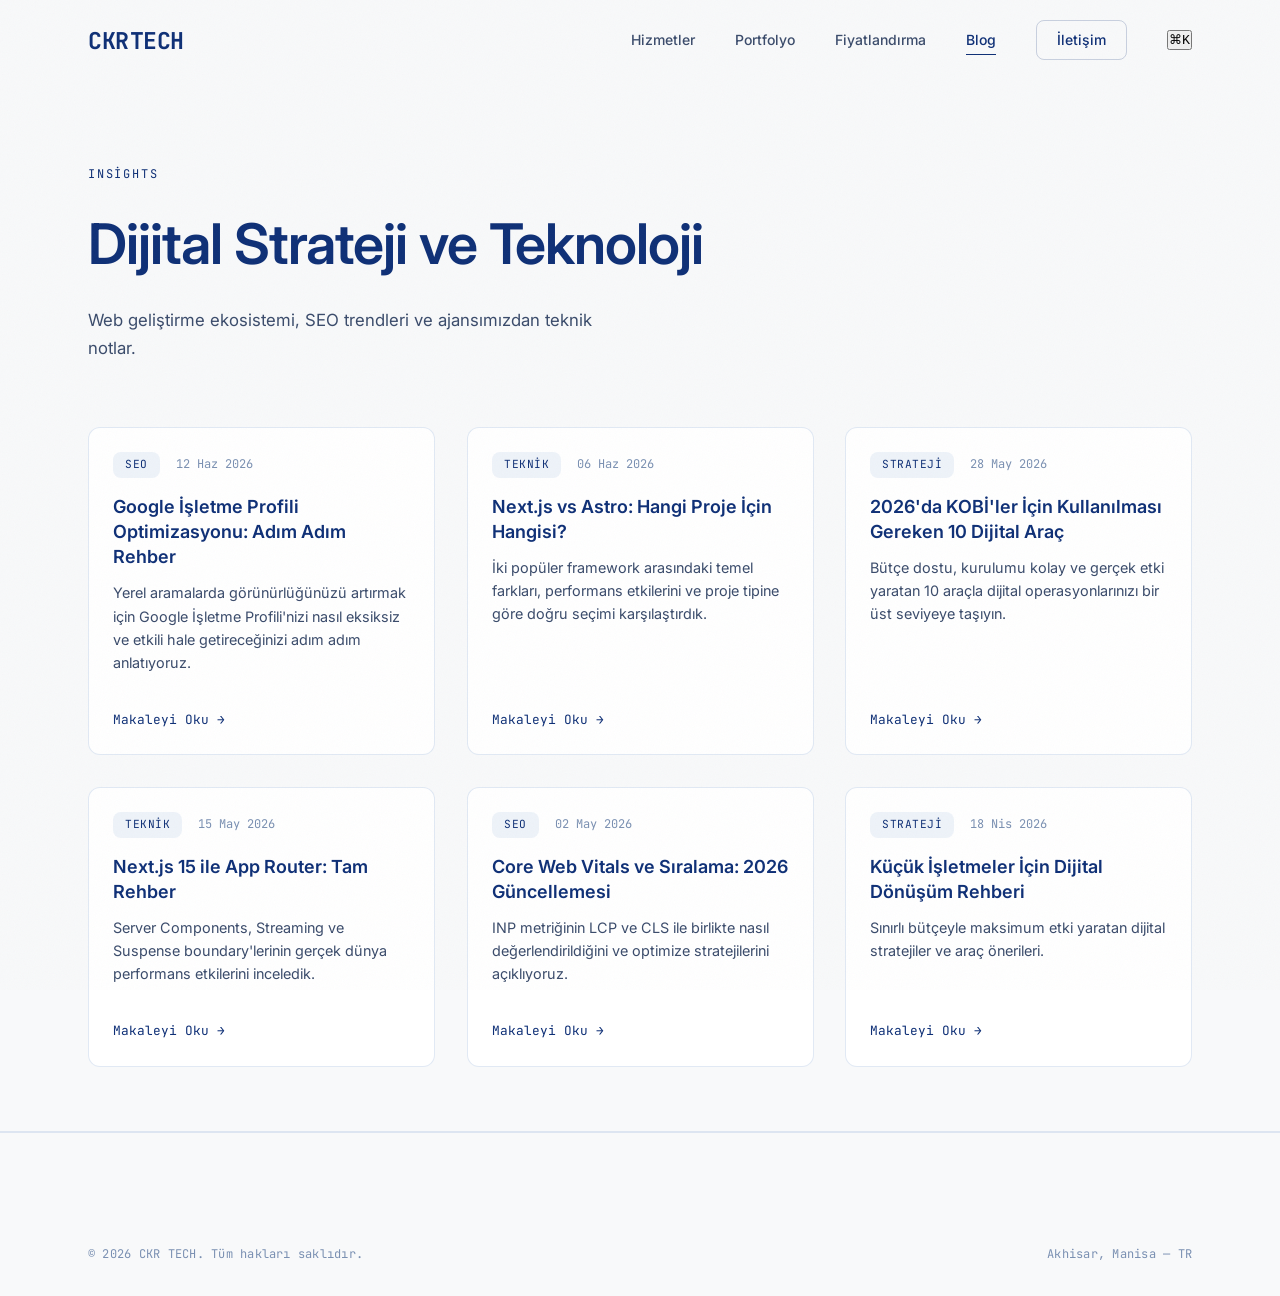
<file: insights.html>
<!DOCTYPE html>
<html lang="tr">
<head>
    <meta charset="UTF-8">
    <meta name="viewport" content="width=device-width, initial-scale=1.0">
    <title>Blog ve Insights — CKR TECH</title>
    <meta name="description" content="Teknoloji, web geliştirme, SEO ve dijital strateji üzerine güncel makaleler, rehberler ve ajans notları.">
    <meta name="robots" content="index, follow">
    <link rel="canonical" href="https://ckrtech.com/insights.html">
    <link rel="alternate" type="application/rss+xml" title="CKR TECH Blog RSS Feed" href="https://ckrtech.com/feed.xml">
    <link rel="preconnect" href="https://fonts.googleapis.com">
    <link rel="preconnect" href="https://fonts.gstatic.com" crossorigin>
    <link href="https://fonts.googleapis.com/css2?family=Inter:wght@300;400;500;600;700&family=JetBrains+Mono:wght@400;500&display=swap" rel="stylesheet">
    <meta property="og:type" content="website">
    <meta property="og:url" content="https://ckrtech.com/insights.html">
    <meta property="og:title" content="Blog ve Insights — CKR TECH">
    <meta property="og:description" content="Teknoloji, web geliştirme, SEO ve dijital strateji üzerine güncel makaleler, rehberler ve ajans notları.">
    <meta property="og:image" content="https://ckrtech.com/assets/og-cover.jpg">
    <meta property="og:locale" content="tr_TR">
    <meta property="og:site_name" content="CKR TECH">
    <meta name="twitter:card" content="summary_large_image">
    <meta name="twitter:url" content="https://ckrtech.com/insights.html">
    <meta name="twitter:title" content="Blog ve Insights — CKR TECH">
    <meta name="twitter:description" content="Teknoloji, web geliştirme, SEO ve dijital strateji üzerine güncel makaleler.">
    <meta name="twitter:image" content="https://ckrtech.com/assets/og-cover.jpg">
    <meta name="theme-color" content="#0a0a0a">
    <link rel="icon" type="image/svg+xml" href="data:image/svg+xml,<svg xmlns='http://www.w3.org/2000/svg' viewBox='0 0 100 100'><text y='.9em' font-size='90'>⚡</text></svg>">
    <link rel="apple-touch-icon" href="/assets/apple-touch-icon.png">
    <link rel="manifest" href="/site.webmanifest">
    <link rel="stylesheet" href="styles.css">
    <link rel="author" href="/humans.txt">
    <script type="application/ld+json">
{
  "@context": "https://schema.org",
  "@type": "BreadcrumbList",
  "itemListElement": [
    {
      "@type": "ListItem",
      "position": 1,
      "name": "Ana Sayfa",
      "item": "https://ckrtech.com/"
    },
    {
      "@type": "ListItem",
      "position": 2,
      "name": "Blog",
      "item": "https://ckrtech.com/insights.html"
    }
  ]
}
</script>
    <script type="application/ld+json">
{
  "@context": "https://schema.org",
  "@type": "CollectionPage",
  "name": "Blog ve Insights — CKR TECH",
  "description": "Teknoloji, web geliştirme, SEO ve dijital strateji üzerine güncel makaleler, rehberler ve ajans notları.",
  "url": "https://ckrtech.com/insights.html",
  "isPartOf": {
    "@type": "WebSite",
    "name": "CKR TECH",
    "url": "https://ckrtech.com/"
  }
}
</script>
    
</head>
<body>

    <div class="grain-overlay"></div>

    <header class="site-header" id="header">
        <div class="container nav-container">
            <a href="index.html" class="logo">
                <span class="logo-text">CKR</span><span class="logo-accent">TECH</span>
            </a>
            <nav class="main-nav" id="mainNav">
                <a href="index.html#services" class="nav-link">Hizmetler</a>
                <a href="index.html#portfolio" class="nav-link">Portfolyo</a>
                <a href="index.html#pricing" class="nav-link">Fiyatlandırma</a>
                <a href="insights.html" class="nav-link nav-link--active">Blog</a>
                <a href="index.html#contact" class="nav-link nav-link--cta">İletişim</a>
                <button class="nav-kbd" id="navKbdTrigger" aria-label="Komut paleti aç"><kbd>⌘</kbd><kbd>K</kbd></button>
            </nav>
            <button class="menu-toggle" id="menuToggle" aria-label="Menü">
                <span></span><span></span><span></span>
            </button>
        </div>
    </header>

    <main class="page-hero" style="min-height: 80vh;">
        <div class="container">
            <header class="section-header">
                <span class="section-eyebrow">Insights</span>
                <h1 class="page-title">Dijital Strateji ve Teknoloji</h1>
                <p class="section-desc">Web geliştirme ekosistemi, SEO trendleri ve ajansımızdan teknik notlar.</p>
            </header>

            <div class="blog-grid">
                <article class="blog-card">
                    <div class="blog-card-body">
                        <div class="insight-meta">
                            <span class="insight-tag">SEO</span>
                            <span class="insight-date">12 Haz 2026</span>
                        </div>
                        <h2 class="insight-title">Google İşletme Profili Optimizasyonu: Adım Adım Rehber</h2>
                        <p class="insight-excerpt">Yerel aramalarda görünürlüğünüzü artırmak için Google İşletme Profili'nizi nasıl eksiksiz ve etkili hale getireceğinizi adım adım anlatıyoruz.</p>
                        <a href="insight-detail.html?slug=yerel-seo-google-business-rehberi" class="insight-link" style="margin-top: auto; padding-top: 1rem;">Makaleyi Oku →</a>
                    </div>
                </article>

                <article class="blog-card">
                    <div class="blog-card-body">
                        <div class="insight-meta">
                            <span class="insight-tag">Teknik</span>
                            <span class="insight-date">06 Haz 2026</span>
                        </div>
                        <h2 class="insight-title">Next.js vs Astro: Hangi Proje İçin Hangisi?</h2>
                        <p class="insight-excerpt">İki popüler framework arasındaki temel farkları, performans etkilerini ve proje tipine göre doğru seçimi karşılaştırdık.</p>
                        <a href="insight-detail.html?slug=nextjs-vs-astro" class="insight-link" style="margin-top: auto; padding-top: 1rem;">Makaleyi Oku →</a>
                    </div>
                </article>

                <article class="blog-card">
                    <div class="blog-card-body">
                        <div class="insight-meta">
                            <span class="insight-tag">Strateji</span>
                            <span class="insight-date">28 May 2026</span>
                        </div>
                        <h2 class="insight-title">2026'da KOBİ'ler İçin Kullanılması Gereken 10 Dijital Araç</h2>
                        <p class="insight-excerpt">Bütçe dostu, kurulumu kolay ve gerçek etki yaratan 10 araçla dijital operasyonlarınızı bir üst seviyeye taşıyın.</p>
                        <a href="insight-detail.html?slug=10-dijital-arac-2026" class="insight-link" style="margin-top: auto; padding-top: 1rem;">Makaleyi Oku →</a>
                    </div>
                </article>

                <article class="blog-card">
                    <div class="blog-card-body">
                        <div class="insight-meta">
                            <span class="insight-tag">Teknik</span>
                            <span class="insight-date">15 May 2026</span>
                        </div>
                        <h2 class="insight-title">Next.js 15 ile App Router: Tam Rehber</h2>
                        <p class="insight-excerpt">Server Components, Streaming ve Suspense boundary'lerinin gerçek dünya performans etkilerini inceledik.</p>
                        <a href="insight-detail.html?slug=nextjs-15-app-router" class="insight-link" style="margin-top: auto; padding-top: 1rem;">Makaleyi Oku →</a>
                    </div>
                </article>

                <article class="blog-card">
                    <div class="blog-card-body">
                        <div class="insight-meta">
                            <span class="insight-tag">SEO</span>
                            <span class="insight-date">02 May 2026</span>
                        </div>
                        <h2 class="insight-title">Core Web Vitals ve Sıralama: 2026 Güncellemesi</h2>
                        <p class="insight-excerpt">INP metriğinin LCP ve CLS ile birlikte nasıl değerlendirildiğini ve optimize stratejilerini açıklıyoruz.</p>
                        <a href="insight-detail.html?slug=core-web-vitals-2026" class="insight-link" style="margin-top: auto; padding-top: 1rem;">Makaleyi Oku →</a>
                    </div>
                </article>

                <article class="blog-card">
                    <div class="blog-card-body">
                        <div class="insight-meta">
                            <span class="insight-tag">Strateji</span>
                            <span class="insight-date">18 Nis 2026</span>
                        </div>
                        <h2 class="insight-title">Küçük İşletmeler İçin Dijital Dönüşüm Rehberi</h2>
                        <p class="insight-excerpt">Sınırlı bütçeyle maksimum etki yaratan dijital stratejiler ve araç önerileri.</p>
                        <a href="insight-detail.html?slug=kucuk-isletmeler-dijital-donusum" class="insight-link" style="margin-top: auto; padding-top: 1rem;">Makaleyi Oku →</a>
                    </div>
                </article>
            </div>
        </div>
    </main>

    <footer class="footer" id="footer">
        <div class="container">
            <div class="footer-bottom" style="border-top: none;">
                <span class="footer-copyright">© 2026 CKR TECH. Tüm hakları saklıdır.</span>
                <span class="footer-location">Akhisar, Manisa — TR</span>
            </div>
        </div>
    </footer>

    <script src="script.js"></script>
</body>
</html>
</file>
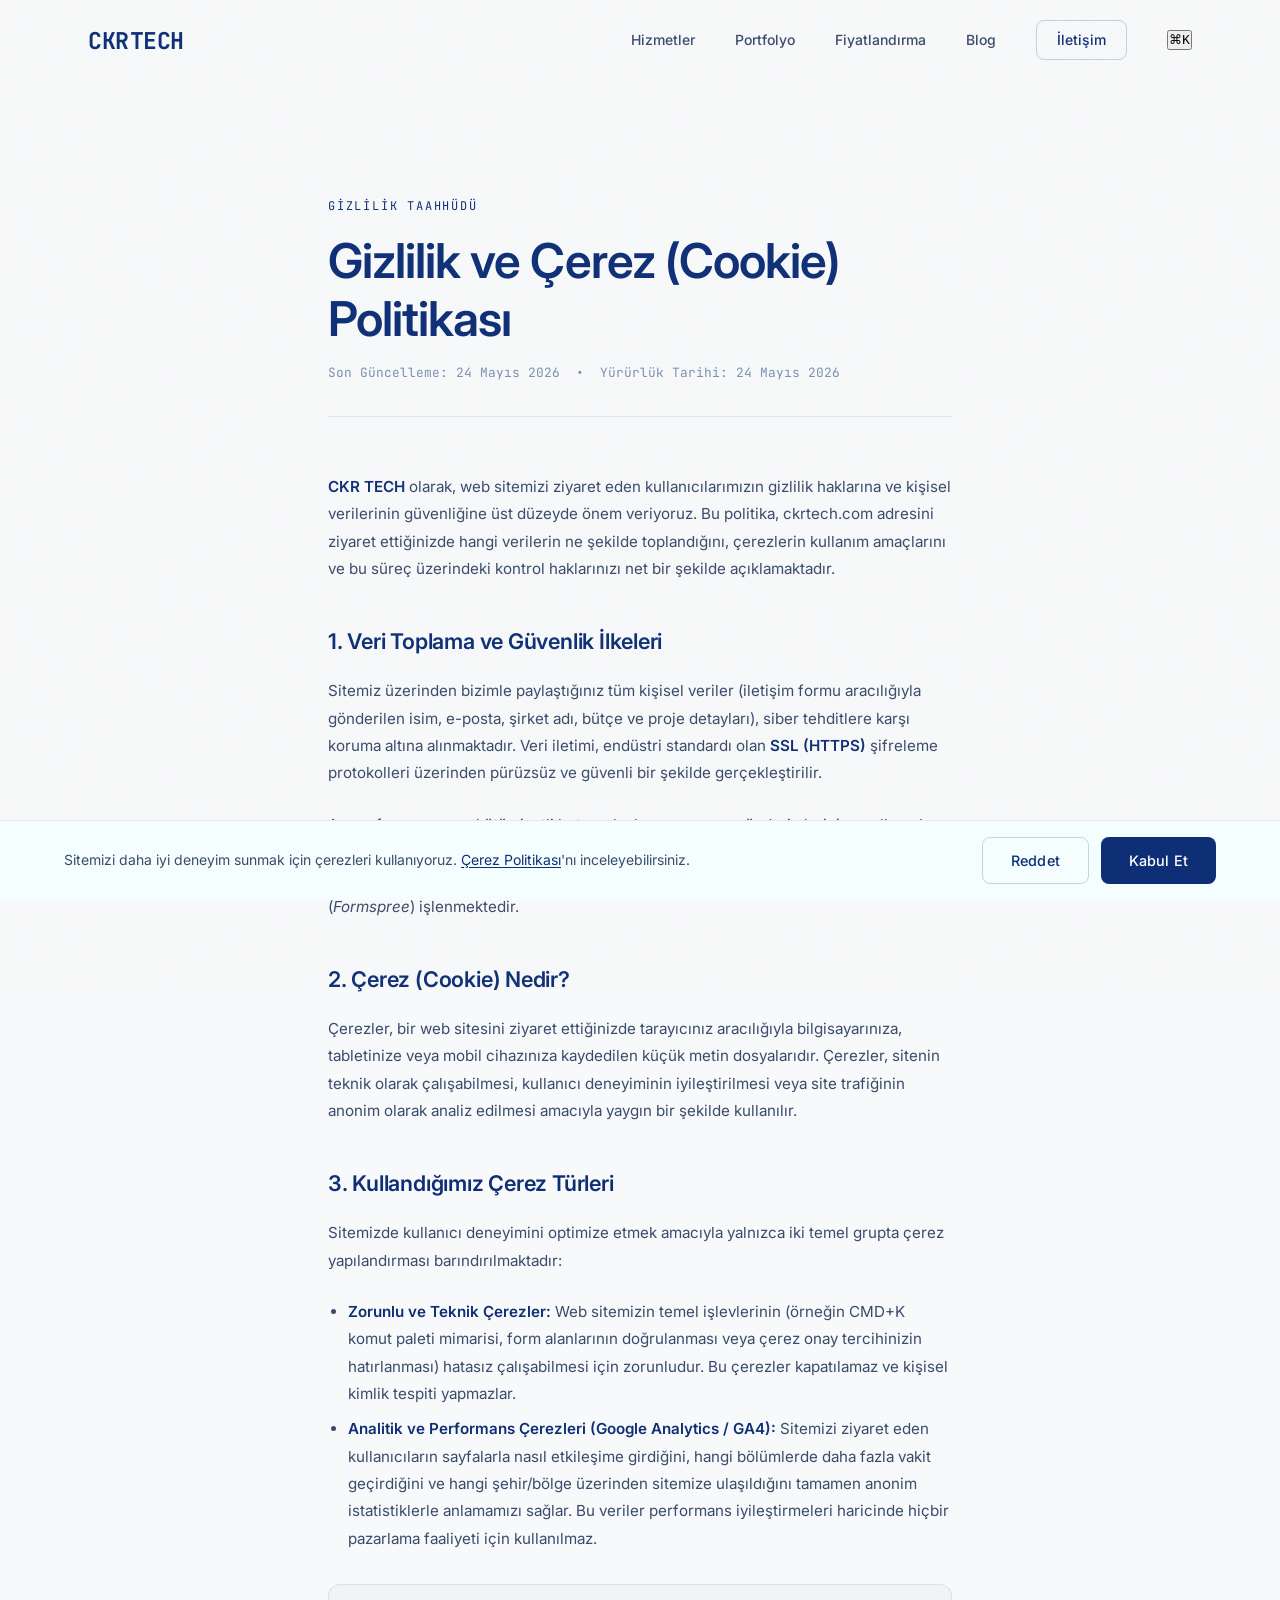
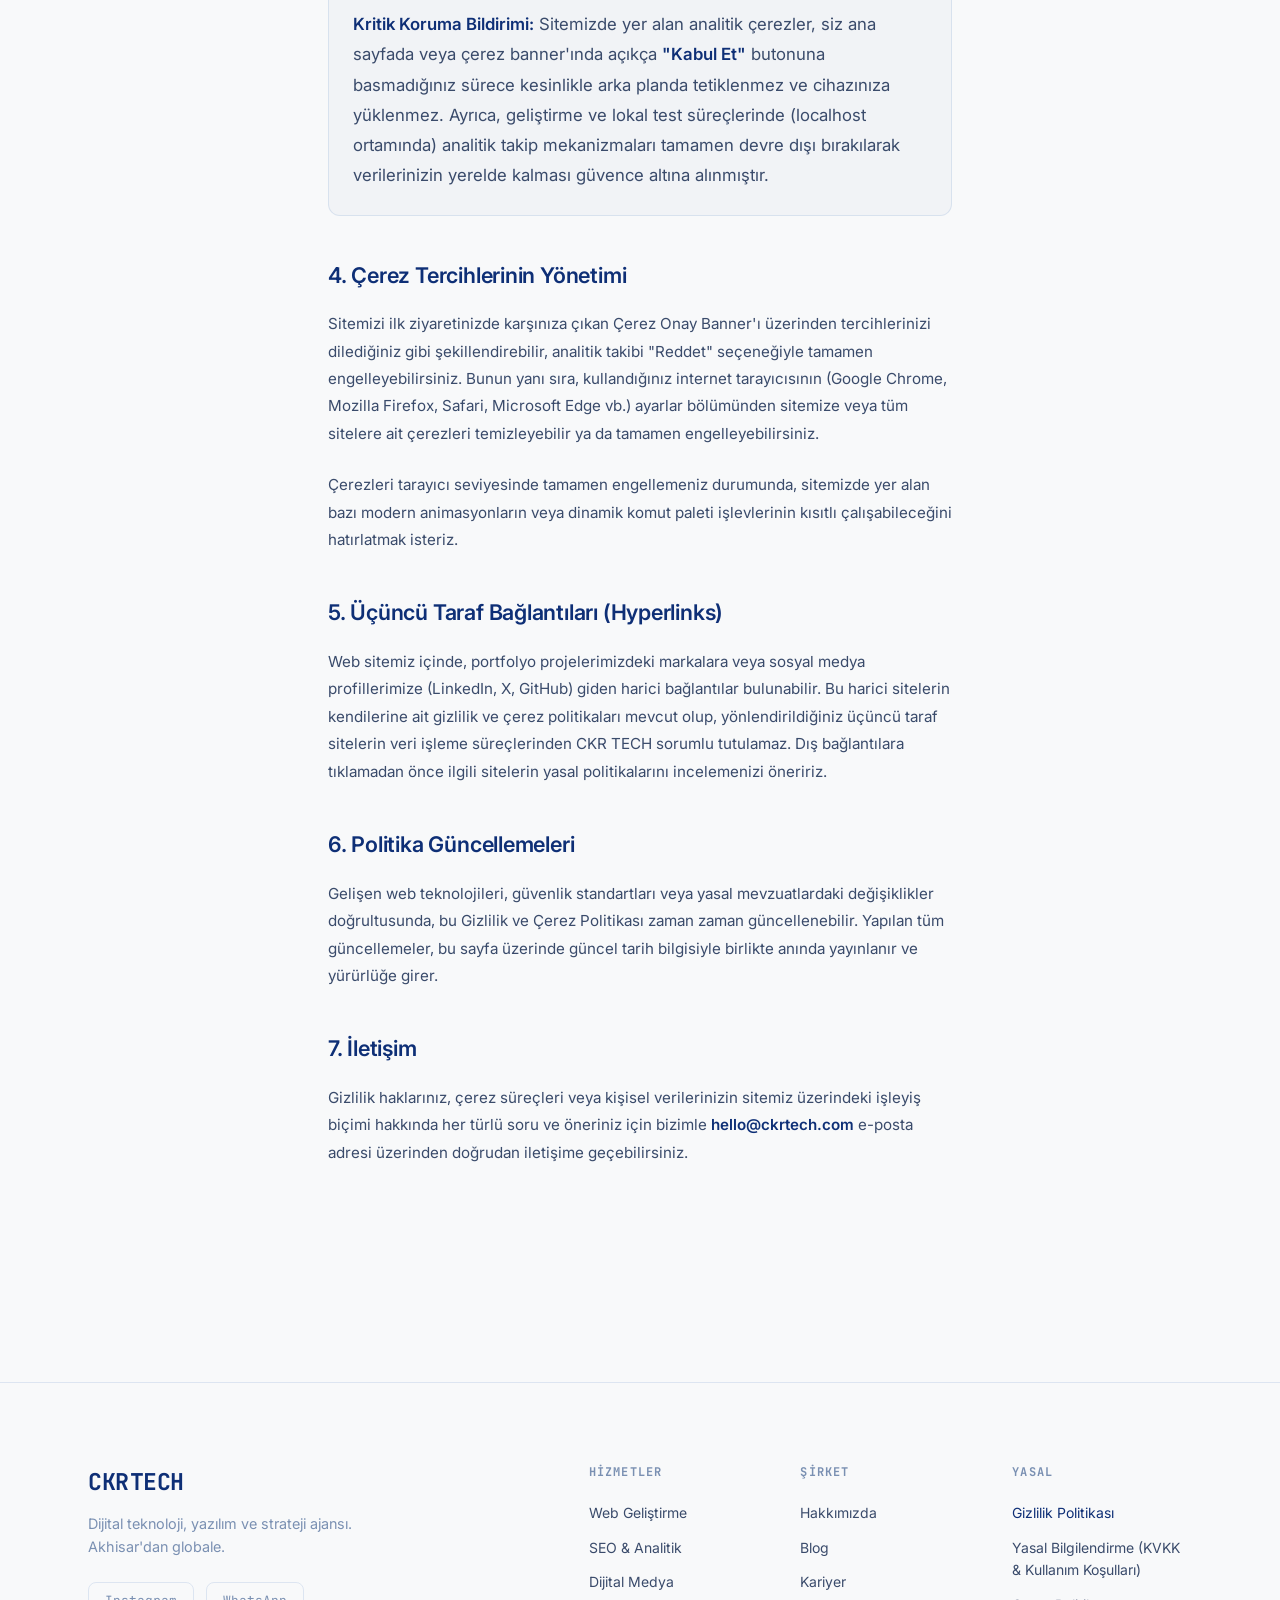
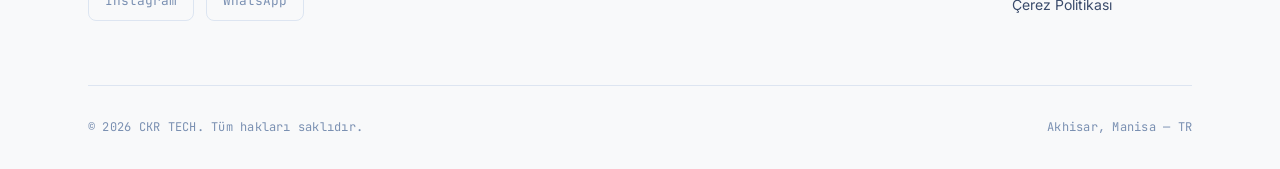
<file: privacy-policy.html>
<!DOCTYPE html>
<html lang="tr">
<head>
    <meta charset="UTF-8">
    <meta name="viewport" content="width=device-width, initial-scale=1.0">
    <title>Gizlilik ve Çerez Politikası — CKR TECH</title>
    <meta name="description" content="CKR TECH Gizlilik ve Çerez Politikası. Veri güvenliği, çerez yönetimi ve kullanıcı hakları hakkında detaylı yasal bilgilendirme.">
    <meta name="keywords" content="gizlilik politikası, çerez politikası, KVKK, veri güvenliği, CKR TECH">
    <meta name="author" content="CKR TECH">
    <meta name="robots" content="index, follow">
    <link rel="canonical" href="https://ckrtech.com/privacy-policy.html">
    <link rel="preconnect" href="https://fonts.googleapis.com">
    <link rel="preconnect" href="https://fonts.gstatic.com" crossorigin>
    <link rel="preload" href="https://fonts.googleapis.com/css2?family=Inter:wght@300;400;500;600;700&family=JetBrains+Mono:wght@400;500&display=swap" as="style">
    <meta property="og:type" content="website">
    <meta property="og:url" content="https://ckrtech.com/privacy-policy.html">
    <meta property="og:title" content="Gizlilik ve Çerez Politikası — CKR TECH">
    <meta property="og:description" content="CKR TECH Gizlilik ve Çerez Politikası. Veri güvenliği ve çerez yönetimi hakkında detaylı bilgilendirme.">
    <meta property="og:image" content="https://ckrtech.com/assets/og-cover.jpg">
    <meta property="og:locale" content="tr_TR">
    <meta property="og:site_name" content="CKR TECH">
    <meta name="twitter:card" content="summary_large_image">
    <meta name="twitter:url" content="https://ckrtech.com/privacy-policy.html">
    <meta name="twitter:title" content="Gizlilik ve Çerez Politikası — CKR TECH">
    <meta name="twitter:description" content="Veri güvenliği, çerez yönetimi ve kullanıcı hakları.">
    <meta name="twitter:image" content="https://ckrtech.com/assets/og-cover.jpg">
    <link rel="icon" type="image/svg+xml" href="data:image/svg+xml,<svg xmlns='http://www.w3.org/2000/svg' viewBox='0 0 100 100'><text y='.9em' font-size='90'>⚡</text></svg>">
    <link rel="apple-touch-icon" href="/assets/apple-touch-icon.png">
    <link rel="manifest" href="/site.webmanifest">
    <meta name="theme-color" content="#0a0a0a">
    <meta name="msapplication-TileColor" content="#0a0a0a">
    <link href="https://fonts.googleapis.com/css2?family=Inter:wght@300;400;500;600;700&family=JetBrains+Mono:wght@400;500&display=swap" rel="stylesheet">
    <link rel="stylesheet" href="styles.css">
    <link rel="author" href="/humans.txt">
    <script type="application/ld+json">
{
  "@context": "https://schema.org",
  "@type": "BreadcrumbList",
  "itemListElement": [
    {
      "@type": "ListItem",
      "position": 1,
      "name": "Ana Sayfa",
      "item": "https://ckrtech.com/"
    },
    {
      "@type": "ListItem",
      "position": 2,
      "name": "Gizlilik ve Çerez Politikası",
      "item": "https://ckrtech.com/privacy-policy.html"
    }
  ]
}
</script>

    <style>
        .legal-section {
            padding: 10rem 0 6rem;
            min-height: 80vh;
        }
        .legal-wrapper {
            max-width: 800px;
            margin: 0 auto;
        }
        .legal-header {
            margin-bottom: 3.5rem;
            border-bottom: 1px solid var(--border);
            padding-bottom: 2rem;
        }
        .legal-title {
            font-size: clamp(2rem, 5vw, 3rem);
            font-weight: 600;
            line-height: 1.2;
            letter-spacing: -0.02em;
            color: var(--text-primary);
            margin-bottom: 1rem;
        }
        .legal-meta {
            font-family: var(--font-mono);
            font-size: 0.8rem;
            color: var(--text-muted);
        }
        .legal-body {
            color: var(--text-secondary);
            font-size: 1.05rem;
            line-height: 1.8;
        }
        .legal-body h2 {
            font-size: 1.35rem;
            font-weight: 600;
            color: var(--text-primary);
            margin: 2.5rem 0 1rem;
            font-family: var(--font-sans);
            letter-spacing: -0.01em;
        }
        .legal-body p {
            margin-bottom: 1.5rem;
        }
        .legal-body ul, .legal-body ol {
            margin-bottom: 1.5rem;
            padding-left: 1.25rem;
        }
        .legal-body li {
            margin-bottom: 0.5rem;
        }
        .legal-body strong {
            color: var(--text-primary);
            font-weight: 600;
        }
        .highlight-box {
            background-color: var(--bg-secondary);
            border: 1px solid var(--border);
            border-radius: var(--radius);
            padding: 1.5rem;
            margin: 2rem 0;
        }
        @media (max-width: 768px) {
            .legal-section {
                padding: 8rem 0 4rem;
            }
        }
    </style>
    


</head>
<body>

<div class="loading-screen" id="loadingScreen">
        <div class="loading-logo">
            <span class="loading-logo-accent">CKR</span> TECH
        </div>
        <div class="loading-bar">
            <div class="loading-bar-fill"></div>
        </div>
    </div>

    <div class="grain-overlay"></div>
    <div class="reading-progress" id="readingProgress"></div>

    <div class="cookie-banner" id="cookieBanner" role="dialog" aria-label="Çerez izni">
        <div class="cookie-content">
            <p class="cookie-text">
                Sitemizi daha iyi deneyim sunmak için çerezleri kullanıyoruz. 
                <a href="privacy-policy.html#cookies" class="cookie-link">Çerez Politikası</a>'nı inceleyebilirsiniz.
            </p>
            <div class="cookie-actions">
                <button class="btn btn-secondary btn-sm" id="cookieReject">Reddet</button>
                <button class="btn btn-primary btn-sm" id="cookieAccept">Kabul Et</button>
            </div>
        </div>
    </div>

    <div class="cmd-palette" id="cmdPalette" role="dialog" aria-modal="true" aria-labelledby="cmdTitle" hidden>
        <div class="cmd-palette-backdrop" id="cmdBackdrop"></div>
        <div class="cmd-palette-modal">
            <div class="cmd-palette-header">
                <svg width="16" height="16" viewBox="0 0 24 24" fill="none" stroke="currentColor" stroke-width="2" stroke-linecap="round" stroke-linejoin="round"><circle cx="11" cy="11" r="8"></circle><line x1="21" y1="21" x2="16.65" y2="16.65"></line></svg>
                <input type="text" class="cmd-palette-input" id="cmdInput" placeholder="Komut veya bölüm ara..." autocomplete="off">
                <kbd class="cmd-kbd">ESC</kbd>
            </div>
            <div class="cmd-palette-body" id="cmdBody">
                <div class="cmd-group">
                    <span class="cmd-group-label">Navigasyon</span>
                    <button class="cmd-item" data-action="navigate" data-url="index.html">
                        <span class="cmd-icon">→</span>
                        <span class="cmd-text">Ana Sayfa</span>
                        <span class="cmd-hint">index.html</span>
                    </button>
                    <button class="cmd-item" data-action="navigate" data-url="insights.html">
                        <span class="cmd-icon">→</span>
                        <span class="cmd-text">Blog</span>
                        <span class="cmd-hint">insights.html</span>
                    </button>
                    <button class="cmd-item" data-action="navigate" data-url="index.html#services">
                        <span class="cmd-icon">→</span>
                        <span class="cmd-text">Hizmetler</span>
                        <span class="cmd-hint">#services</span>
                    </button>
                </div>
                <div class="cmd-group">
                    <span class="cmd-group-label">Eylem</span>
                    <button class="cmd-item" data-action="email">
                        <span class="cmd-icon">✉</span>
                        <span class="cmd-text">E-posta Gönder</span>
                        <span class="cmd-hint">hello@ckrtech.com</span>
                    </button>
                    <button class="cmd-item" data-action="copy">
                        <span class="cmd-icon">📋</span>
                        <span class="cmd-text">E-posta Adresini Kopyala</span>
                        <span class="cmd-hint">Clipboard</span>
                    </button>
                </div>
            </div>
        </div>
    </div>

    <header class="site-header" id="header">
        <div class="container nav-container">
            <a href="index.html" class="logo">
                <span class="logo-text">CKR</span><span class="logo-accent">TECH</span>
            </a>

            <nav class="main-nav" id="mainNav">
                <a href="index.html#services" class="nav-link">Hizmetler</a>
                <a href="index.html#portfolio" class="nav-link">Portfolyo</a>
                <a href="index.html#pricing" class="nav-link">Fiyatlandırma</a>
                <a href="insights.html" class="nav-link">Blog</a>
                <a href="index.html#contact" class="nav-link nav-link--cta">İletişim</a>
                <button class="nav-kbd" id="navKbdTrigger" aria-label="Komut paleti aç">
                    <kbd>⌘</kbd><kbd>K</kbd>
                </button>
            </nav>

            <button class="menu-toggle" id="menuToggle" aria-label="Menü">
                <span></span>
                <span></span>
                <span></span>
            </button>
        </div>
    </header>

    <main class="legal-section">
        <div class="container">
            <div class="legal-wrapper">
                <article class="legal-content">
                    <header class="legal-header">
                        <span class="section-eyebrow">Gizlilik Taahhüdü</span>
                        <h1 class="legal-title">Gizlilik ve Çerez (Cookie) Politikası</h1>
                        <div class="legal-meta">
                            <span>Son Güncelleme: 24 Mayıs 2026</span>
                            <span style="margin: 0 8px;">•</span>
                            <span>Yürürlük Tarihi: 24 Mayıs 2026</span>
                        </div>
                    </header>

                    <div class="legal-body">
                        <p><strong>CKR TECH</strong> olarak, web sitemizi ziyaret eden kullanıcılarımızın gizlilik haklarına ve kişisel verilerinin güvenliğine üst düzeyde önem veriyoruz. Bu politika, ckrtech.com adresini ziyaret ettiğinizde hangi verilerin ne şekilde toplandığını, çerezlerin kullanım amaçlarını ve bu süreç üzerindeki kontrol haklarınızı net bir şekilde açıklamaktadır.</p>

                        <h2>1. Veri Toplama ve Güvenlik İlkeleri</h2>
                        <p>Sitemiz üzerinden bizimle paylaştığınız tüm kişisel veriler (iletişim formu aracılığıyla gönderilen isim, e-posta, şirket adı, bütçe ve proje detayları), siber tehditlere karşı koruma altına alınmaktadır. Veri iletimi, endüstri standardı olan <strong>SSL (HTTPS)</strong> şifreleme protokolleri üzerinden pürüzsüz ve güvenli bir şekilde gerçekleştirilir.</p>
                        <p>Ayrıca form yapımız, kötü niyetli bot yazılımlarını ve spam gönderimlerini engellemek adına görünmez tuzağa dayalı <strong>Honeypot</strong> altyapısı ile donatılmıştır. Form aracılığıyla iletilen talepleriniz, veri güvenliği ve gizliliği standartlarına uygun sunucularda (<em>Formspree</em>) işlenmektedir.</p>

                        <h2>2. Çerez (Cookie) Nedir?</h2>
                        <p>Çerezler, bir web sitesini ziyaret ettiğinizde tarayıcınız aracılığıyla bilgisayarınıza, tabletinize veya mobil cihazınıza kaydedilen küçük metin dosyalarıdır. Çerezler, sitenin teknik olarak çalışabilmesi, kullanıcı deneyiminin iyileştirilmesi veya site trafiğinin anonim olarak analiz edilmesi amacıyla yaygın bir şekilde kullanılır.</p>

                        <h2>3. Kullandığımız Çerez Türleri</h2>
                        <p>Sitemizde kullanıcı deneyimini optimize etmek amacıyla yalnızca iki temel grupta çerez yapılandırması barındırılmaktadır:</p>

                        <ul>
                            <li><strong>Zorunlu ve Teknik Çerezler:</strong> Web sitemizin temel işlevlerinin (örneğin CMD+K komut paleti mimarisi, form alanlarının doğrulanması veya çerez onay tercihinizin hatırlanması) hatasız çalışabilmesi için zorunludur. Bu çerezler kapatılamaz ve kişisel kimlik tespiti yapmazlar.</li>
                            <li><strong>Analitik ve Performans Çerezleri (Google Analytics / GA4):</strong> Sitemizi ziyaret eden kullanıcıların sayfalarla nasıl etkileşime girdiğini, hangi bölümlerde daha fazla vakit geçirdiğini ve hangi şehir/bölge üzerinden sitemize ulaşıldığını tamamen anonim istatistiklerle anlamamızı sağlar. Bu veriler performans iyileştirmeleri haricinde hiçbir pazarlama faaliyeti için kullanılmaz.</li>
                        </ul>

                        <div class="highlight-box">
                            <strong>Kritik Koruma Bildirimi:</strong> Sitemizde yer alan analitik çerezler, siz ana sayfada veya çerez banner'ında açıkça <strong>"Kabul Et"</strong> butonuna basmadığınız sürece kesinlikle arka planda tetiklenmez ve cihazınıza yüklenmez. Ayrıca, geliştirme ve lokal test süreçlerinde (localhost ortamında) analitik takip mekanizmaları tamamen devre dışı bırakılarak verilerinizin yerelde kalması güvence altına alınmıştır.
                        </div>

                        <h2>4. Çerez Tercihlerinin Yönetimi</h2>
                        <p>Sitemizi ilk ziyaretinizde karşınıza çıkan Çerez Onay Banner'ı üzerinden tercihlerinizi dilediğiniz gibi şekillendirebilir, analitik takibi "Reddet" seçeneğiyle tamamen engelleyebilirsiniz. Bunun yanı sıra, kullandığınız internet tarayıcısının (Google Chrome, Mozilla Firefox, Safari, Microsoft Edge vb.) ayarlar bölümünden sitemize veya tüm sitelere ait çerezleri temizleyebilir ya da tamamen engelleyebilirsiniz.</p>
                        <p>Çerezleri tarayıcı seviyesinde tamamen engellemeniz durumunda, sitemizde yer alan bazı modern animasyonların veya dinamik komut paleti işlevlerinin kısıtlı çalışabileceğini hatırlatmak isteriz.</p>

                        <h2>5. Üçüncü Taraf Bağlantıları (Hyperlinks)</h2>
                        <p>Web sitemiz içinde, portfolyo projelerimizdeki markalara veya sosyal medya profillerimize (LinkedIn, X, GitHub) giden harici bağlantılar bulunabilir. Bu harici sitelerin kendilerine ait gizlilik ve çerez politikaları mevcut olup, yönlendirildiğiniz üçüncü taraf sitelerin veri işleme süreçlerinden CKR TECH sorumlu tutulamaz. Dış bağlantılara tıklamadan önce ilgili sitelerin yasal politikalarını incelemenizi öneririz.</p>

                        <h2>6. Politika Güncellemeleri</h2>
                        <p>Gelişen web teknolojileri, güvenlik standartları veya yasal mevzuatlardaki değişiklikler doğrultusunda, bu Gizlilik ve Çerez Politikası zaman zaman güncellenebilir. Yapılan tüm güncellemeler, bu sayfa üzerinde güncel tarih bilgisiyle birlikte anında yayınlanır ve yürürlüğe girer.</p>

                        <h2>7. İletişim</h2>
                        <p>Gizlilik haklarınız, çerez süreçleri veya kişisel verilerinizin sitemiz üzerindeki işleyiş biçimi hakkında her türlü soru ve öneriniz için bizimle <strong>hello@ckrtech.com</strong> e-posta adresi üzerinden doğrudan iletişime geçebilirsiniz.</p>
                    </div>
                </article>
            </div>
        </div>
    </main>

    <footer class="footer" id="footer">
        <div class="container">
            <div class="footer-layout">
                <div class="footer-brand">
                    <a href="index.html" class="logo">
                        <span class="logo-text">CKR</span><span class="logo-accent">TECH</span>
                    </a>
                    <p class="footer-copy">
                        Dijital teknoloji, yazılım ve strateji ajansı. Akhisar'dan globale.
                    </p>
                    <div class="footer-social">
                        <a href="https://instagram.com/ckr.tech" target="_blank" rel="noopener noreferrer" class="social-link" aria-label="Instagram">Instagram</a>
                        <a href="https://wa.me/905346921987" target="_blank" rel="noopener noreferrer" class="social-link" aria-label="WhatsApp">WhatsApp</a>
                    </div>
                </div>

                <div class="footer-columns">
                    <div class="footer-column">
                        <h4 class="footer-column-title">Hizmetler</h4>
                        <nav class="footer-nav">
                            <a href="index.html#services" class="footer-link">Web Geliştirme</a>
                            <a href="index.html#services" class="footer-link">SEO & Analitik</a>
                            <a href="index.html#services" class="footer-link">Dijital Medya</a>
                        </nav>
                    </div>

                    <div class="footer-column">
                        <h4 class="footer-column-title">Şirket</h4>
                        <nav class="footer-nav">
                            <a href="index.html#vision" class="footer-link">Hakkımızda</a>
                            <a href="insights.html" class="footer-link">Blog</a>
                            <a href="career.html" class="footer-link">Kariyer</a>
                        </nav>
                    </div>

                    <div class="footer-column">
                        <h4 class="footer-column-title">Yasal</h4>
                        <nav class="footer-nav">
                            <a href="privacy-policy.html" class="footer-link" style="color: var(--accent);">Gizlilik Politikası</a>
                            <a href="terms.html" class="footer-link">Yasal Bilgilendirme (KVKK &amp; Kullanım Koşulları)</a>
                            <a href="privacy-policy.html#cookies" class="footer-link">Çerez Politikası</a>
                        </nav>
                    </div>
                </div>
            </div>

            <div class="footer-bottom">
                <span class="footer-copyright">© 2026 CKR TECH. Tüm hakları saklıdır.</span>
                <span class="footer-location">Akhisar, Manisa — TR</span>
            </div>
        </div>
    </footer>

    <script src="script.js"></script>
</body>
</html>
</file>
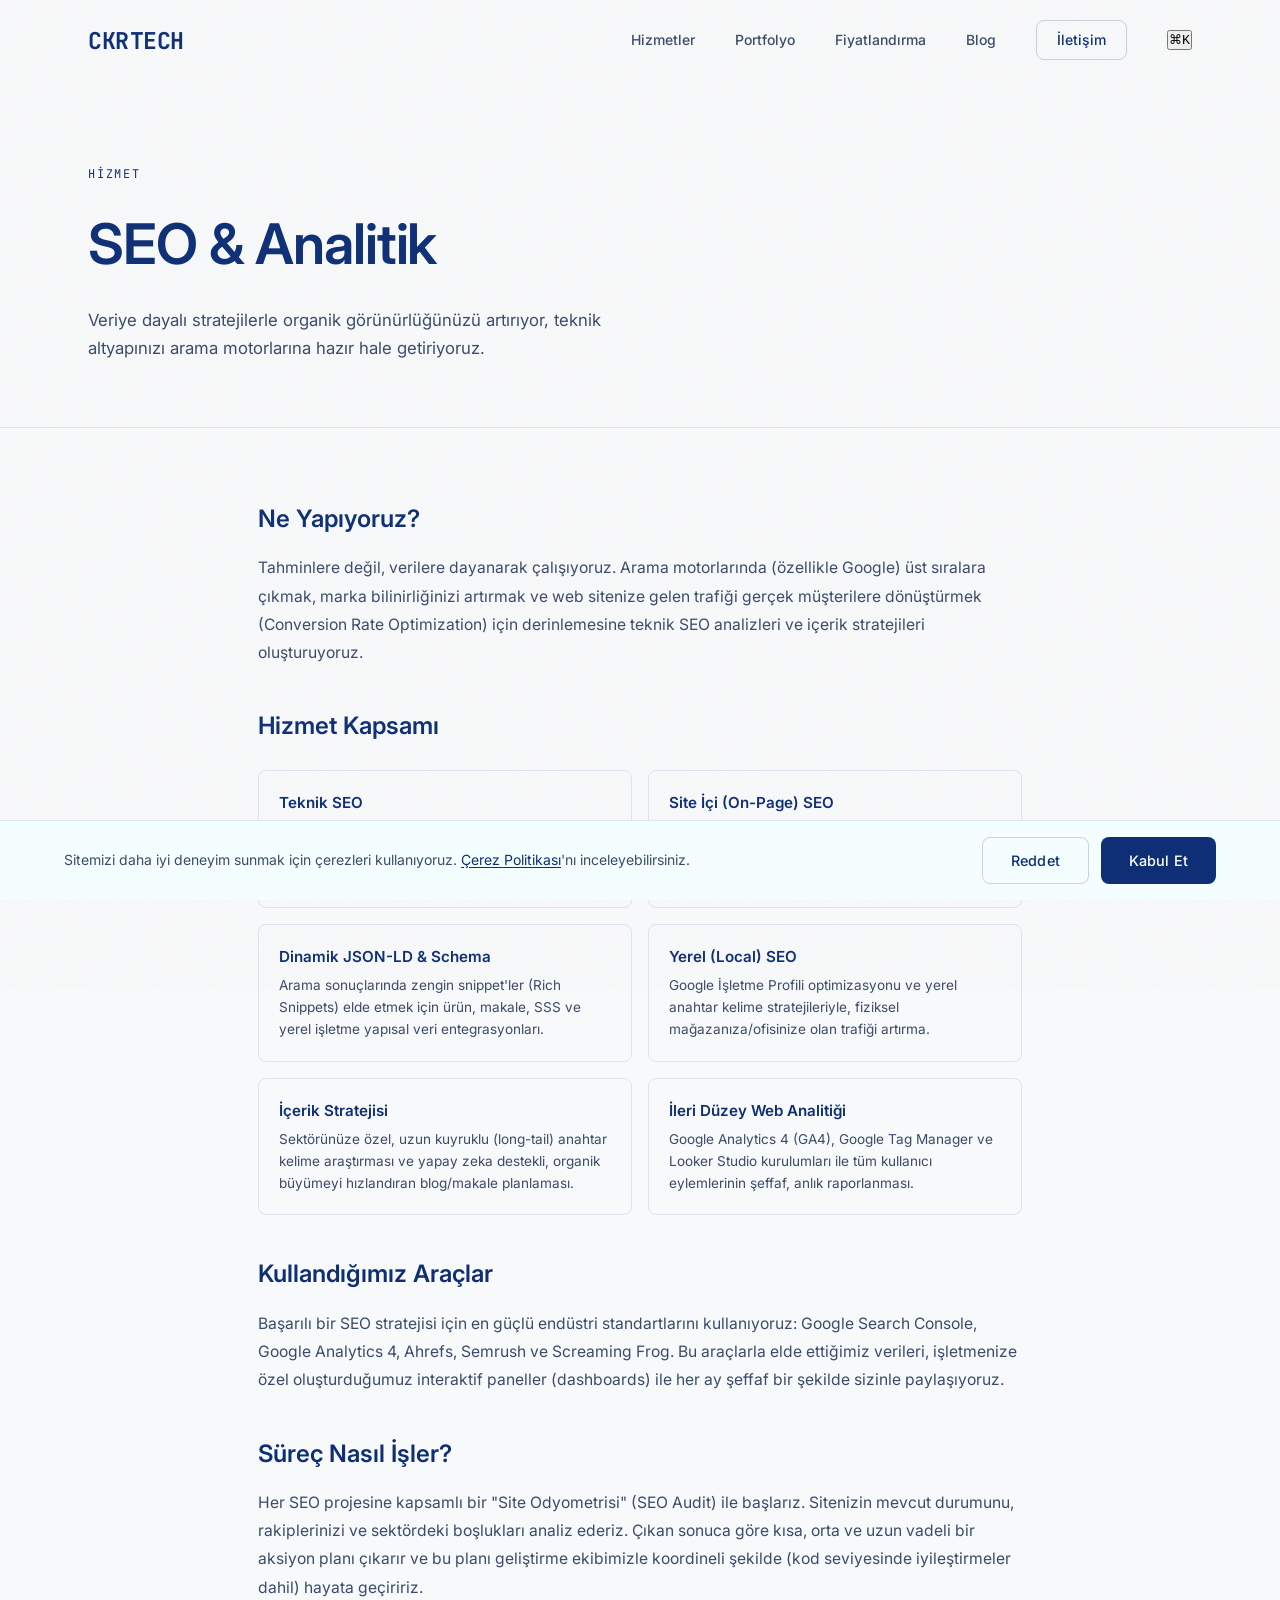
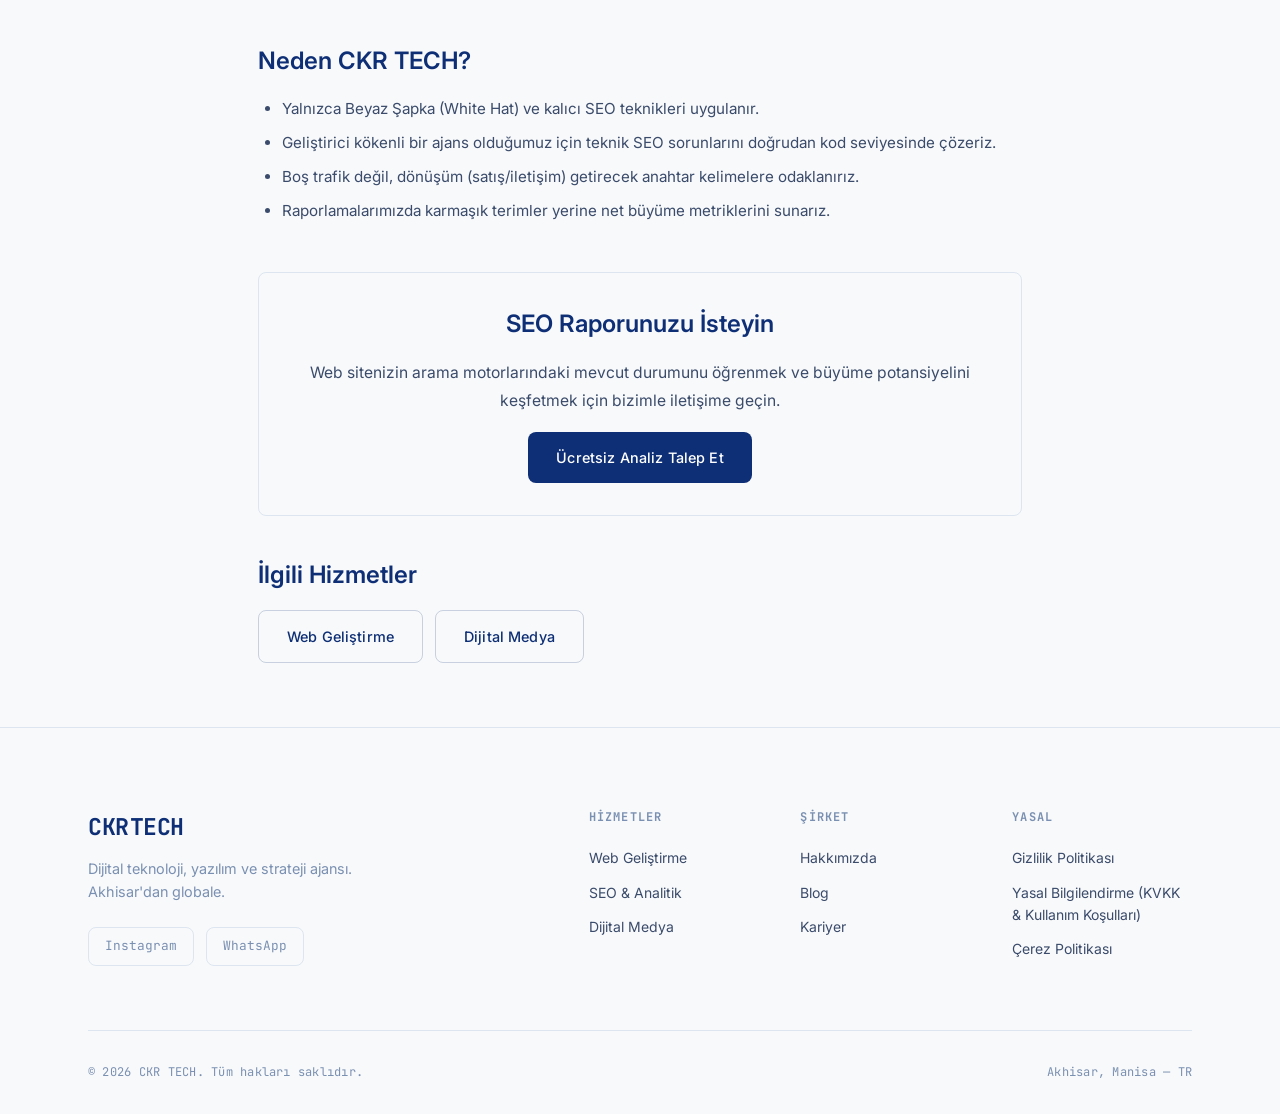
<file: seo-analitik copy.html>
<!DOCTYPE html>
<html lang="tr">
<head>
    <meta charset="UTF-8">
    <meta name="viewport" content="width=device-width, initial-scale=1.0">
    <title>SEO ve Analitik Hizmetleri — CKR TECH</title>
    <meta name="description" content="Teknik SEO, içerik stratejisi ve ileri düzey web analitiği ile organik görünürlüğünüzü ve dönüşüm oranlarınızı maksimize ediyoruz.">
    <meta name="keywords" content="SEO hizmeti, arama motoru optimizasyonu, web analitik, Core Web Vitals, GA4, Akhisar SEO, Manisa">
    <meta name="author" content="CKR TECH">
    <meta name="robots" content="index, follow">
    <link rel="canonical" href="https://ckrtech.com/seo-analitik.html">
    <link rel="alternate" type="application/rss+xml" title="CKR TECH Blog RSS Feed" href="https://ckrtech.com/feed.xml">
    <link rel="preconnect" href="https://fonts.googleapis.com">
    <link rel="preconnect" href="https://fonts.gstatic.com" crossorigin>
    <link rel="preload" href="https://fonts.googleapis.com/css2?family=Inter:wght@300;400;500;600;700&family=JetBrains+Mono:wght@400;500&display=swap" as="style">
    <meta property="og:type" content="website">
    <meta property="og:url" content="https://ckrtech.com/seo-analitik.html">
    <meta property="og:title" content="SEO ve Analitik Hizmetleri — CKR TECH">
    <meta property="og:description" content="Veriye dayalı SEO stratejileri ve analitik kurulumlarıyla organik trafiğinizi gelire dönüştürün.">
    <meta property="og:image" content="https://ckrtech.com/assets/og-cover.jpg">
    <meta property="og:locale" content="tr_TR">
    <meta property="og:site_name" content="CKR TECH">
    <meta name="twitter:card" content="summary_large_image">
    <meta name="twitter:url" content="https://ckrtech.com/seo-analitik.html">
    <meta name="twitter:title" content="SEO ve Analitik Hizmetleri — CKR TECH">
    <meta name="twitter:description" content="Teknik SEO, içerik stratejisi ve veri analizi.">
    <meta name="twitter:image" content="https://ckrtech.com/assets/og-cover.jpg">
    <link rel="icon" type="image/svg+xml" href="data:image/svg+xml,<svg xmlns='http://www.w3.org/2000/svg' viewBox='0 0 100 100'><text y='.9em' font-size='90'>⚡</text></svg>">
    <link rel="apple-touch-icon" href="/assets/apple-touch-icon.png">
    <link rel="manifest" href="/site.webmanifest">
    <meta name="theme-color" content="#0a0a0a">
    <meta name="msapplication-TileColor" content="#0a0a0a">
    <link href="https://fonts.googleapis.com/css2?family=Inter:wght@300;400;500;600;700&family=JetBrains+Mono:wght@400;500&display=swap" rel="stylesheet">
    <link rel="stylesheet" href="styles.css">
    <link rel="author" href="/humans.txt">
    <script type="application/ld+json">
{
  "@context": "https://schema.org",
  "@type": "Service",
  "serviceType": "SEO ve Analitik",
  "name": "SEO ve Analitik Hizmetleri",
  "description": "Teknik SEO, içerik stratejisi ve ileri düzey web analitiği ile organik görünürlüğünüzü ve dönüşüm oranlarınızı maksimize ediyoruz.",
  "provider": {
    "@type": "ProfessionalService",
    "name": "CKR TECH",
    "url": "https://ckrtech.com/"
  },
  "areaServed": [
    { "@type": "City", "name": "Akhisar" },
    { "@type": "AdministrativeArea", "name": "Manisa" },
    { "@type": "Country", "name": "Türkiye" }
  ],
  "url": "https://ckrtech.com/seo-analitik.html"
}
</script>
    <script type="application/ld+json">
{
  "@context": "https://schema.org",
  "@type": "BreadcrumbList",
  "itemListElement": [
    {
      "@type": "ListItem",
      "position": 1,
      "name": "Ana Sayfa",
      "item": "https://ckrtech.com/"
    },
    {
      "@type": "ListItem",
      "position": 2,
      "name": "Hizmetler",
      "item": "https://ckrtech.com/index.html#services"
    },
    {
      "@type": "ListItem",
      "position": 3,
      "name": "SEO & Analitik",
      "item": "https://ckrtech.com/seo-analitik.html"
    }
  ]
}
</script>
    
    <style>
        .service-detail-content {
            max-width: 860px;
            margin: 0 auto;
            padding: 2rem 24px 4rem;
        }
        @media (min-width: 768px) { .service-detail-content { padding: 2rem 32px 4rem; } }
        @media (min-width: 1024px) { .service-detail-content { padding: 2rem 48px 4rem; } }

        .service-detail-content h2 {
            font-size: 1.5rem;
            font-weight: 600;
            color: var(--text-primary);
            margin: 2.5rem 0 1rem;
        }
        .service-detail-content p {
            font-size: 0.98rem;
            line-height: 1.8;
            color: var(--text-secondary);
            margin-bottom: 1rem;
        }
        .service-detail-content ul {
            padding-left: 1.5rem;
            margin-bottom: 1rem;
        }
        .service-detail-content li {
            font-size: 0.95rem;
            line-height: 1.7;
            color: var(--text-secondary);
            margin-bottom: 0.5rem;
        }
        .service-features {
            display: grid;
            grid-template-columns: 1fr;
            gap: 1rem;
            margin: 1.5rem 0;
        }
        @media (min-width: 640px) { .service-features { grid-template-columns: repeat(2, 1fr); } }
        .service-feature-card {
            border: 1px solid var(--border);
            border-radius: 8px;
            padding: 1.25rem;
            background: var(--surface);
        }
        .service-feature-card h3 {
            font-size: 0.95rem;
            font-weight: 600;
            color: var(--text-primary);
            margin-bottom: 0.4rem;
        }
        .service-feature-card p {
            font-size: 0.85rem;
            margin-bottom: 0;
            line-height: 1.6;
        }
        .service-cta-box {
            margin-top: 3rem;
            padding: 2rem;
            border: 1px solid var(--border);
            border-radius: 8px;
            background: var(--surface);
            text-align: center;
        }
        .service-cta-box h2 {
            margin-top: 0;
        }
        .related-services {
            display: flex;
            flex-wrap: wrap;
            gap: 0.75rem;
            margin-top: 1rem;
        }
    </style>
</head>
<body>

    <div class="loading-screen" id="loadingScreen">
        <div class="loading-logo">
            <span class="loading-logo-accent">CKR</span> TECH
        </div>
        <div class="loading-bar">
            <div class="loading-bar-fill"></div>
        </div>
    </div>

    <div class="grain-overlay"></div>
    <div class="reading-progress" id="readingProgress"></div>

    <div class="cookie-banner" id="cookieBanner" role="dialog" aria-label="Çerez izni">
        <div class="cookie-content">
            <p class="cookie-text">
                Sitemizi daha iyi deneyim sunmak için çerezleri kullanıyoruz.
                <a href="privacy-policy.html#cookies" class="cookie-link">Çerez Politikası</a>'nı inceleyebilirsiniz.
            </p>
            <div class="cookie-actions">
                <button class="btn btn-secondary btn-sm" id="cookieReject">Reddet</button>
                <button class="btn btn-primary btn-sm" id="cookieAccept">Kabul Et</button>
            </div>
        </div>
    </div>

    <div class="cmd-palette" id="cmdPalette" role="dialog" aria-modal="true" aria-labelledby="cmdTitle" hidden>
        <div class="cmd-palette-backdrop" id="cmdBackdrop"></div>
        <div class="cmd-palette-modal">
            <div class="cmd-palette-header">
                <svg width="16" height="16" viewBox="0 0 24 24" fill="none" stroke="currentColor" stroke-width="2"><circle cx="11" cy="11" r="8"></circle><line x1="21" y1="21" x2="16.65" y2="16.65"></line></svg>
                <input type="text" class="cmd-palette-input" id="cmdInput" placeholder="Komut veya bölüm ara..." autocomplete="off">
                <kbd class="cmd-kbd">ESC</kbd>
            </div>
            <div class="cmd-palette-body" id="cmdBody">
                <div class="cmd-group">
                    <span class="cmd-group-label">Navigasyon</span>
                    <button class="cmd-item" data-action="navigate" data-url="index.html"><span class="cmd-icon">→</span><span class="cmd-text">Ana Sayfa</span><span class="cmd-hint">index.html</span></button>
                    <button class="cmd-item" data-action="navigate" data-url="insights.html"><span class="cmd-icon">→</span><span class="cmd-text">Blog</span><span class="cmd-hint">insights.html</span></button>
                    <button class="cmd-item" data-action="navigate" data-url="index.html#services"><span class="cmd-icon">→</span><span class="cmd-text">Hizmetler</span><span class="cmd-hint">#services</span></button>
                </div>
                <div class="cmd-group">
                    <span class="cmd-group-label">Eylem</span>
                    <button class="cmd-item" data-action="email"><span class="cmd-icon">✉</span><span class="cmd-text">E-posta Gönder</span><span class="cmd-hint">hello@ckrtech.com</span></button>
                    <button class="cmd-item" data-action="copy"><span class="cmd-icon">📋</span><span class="cmd-text">E-posta Adresini Kopyala</span><span class="cmd-hint">Clipboard</span></button>
                </div>
            </div>
        </div>
    </div>

    <header class="site-header" id="header">
        <div class="container nav-container">
            <a href="index.html" class="logo"><span class="logo-text">CKR</span><span class="logo-accent">TECH</span></a>
            <nav class="main-nav" id="mainNav">
                <a href="index.html#services" class="nav-link">Hizmetler</a>
                <a href="index.html#portfolio" class="nav-link">Portfolyo</a>
                <a href="index.html#pricing" class="nav-link">Fiyatlandırma</a>
                <a href="insights.html" class="nav-link">Blog</a>
                <a href="index.html#contact" class="nav-link nav-link--cta">İletişim</a>
                <button class="nav-kbd" id="navKbdTrigger" aria-label="Komut paleti aç"><kbd>⌘</kbd><kbd>K</kbd></button>
            </nav>
            <button class="menu-toggle" id="menuToggle" aria-label="Menü"><span></span><span></span><span></span></button>
        </div>
    </header>

    <section class="page-hero">
        <div class="container">
            <span class="section-eyebrow">Hizmet</span>
            <h1 class="page-title">SEO & Analitik</h1>
            <p class="section-desc">
                Veriye dayalı stratejilerle organik görünürlüğünüzü artırıyor, 
                teknik altyapınızı arama motorlarına hazır hale getiriyoruz.
            </p>
        </div>
    </section>

    <section class="service-detail-content">
        <div class="container" style="padding: 0;">

            <h2>Ne Yapıyoruz?</h2>
            <p>Tahminlere değil, verilere dayanarak çalışıyoruz. Arama motorlarında (özellikle Google) üst sıralara çıkmak, marka bilinirliğinizi artırmak ve web sitenize gelen trafiği gerçek müşterilere dönüştürmek (Conversion Rate Optimization) için derinlemesine teknik SEO analizleri ve içerik stratejileri oluşturuyoruz.</p>

            <h2>Hizmet Kapsamı</h2>
            <div class="service-features">
                <div class="service-feature-card">
                    <h3>Teknik SEO</h3>
                    <p>Core Web Vitals iyileştirmeleri, site hızı optimizasyonu, tarama bütçesi (crawl budget) yönetimi ve Indexing hatalarının çözümü.</p>
                </div>
                <div class="service-feature-card">
                    <h3>Site İçi (On-Page) SEO</h3>
                    <p>Meta etiketler, başlık hiyerarşisi (H1-H6), URL yapılandırması ve arama niyetine uygun içerik hiyerarşisinin kurgulanması.</p>
                </div>
                <div class="service-feature-card">
                    <h3>Dinamik JSON-LD & Schema</h3>
                    <p>Arama sonuçlarında zengin snippet'ler (Rich Snippets) elde etmek için ürün, makale, SSS ve yerel işletme yapısal veri entegrasyonları.</p>
                </div>
                <div class="service-feature-card">
                    <h3>Yerel (Local) SEO</h3>
                    <p>Google İşletme Profili optimizasyonu ve yerel anahtar kelime stratejileriyle, fiziksel mağazanıza/ofisinize olan trafiği artırma.</p>
                </div>
                <div class="service-feature-card">
                    <h3>İçerik Stratejisi</h3>
                    <p>Sektörünüze özel, uzun kuyruklu (long-tail) anahtar kelime araştırması ve yapay zeka destekli, organik büyümeyi hızlandıran blog/makale planlaması.</p>
                </div>
                <div class="service-feature-card">
                    <h3>İleri Düzey Web Analitiği</h3>
                    <p>Google Analytics 4 (GA4), Google Tag Manager ve Looker Studio kurulumları ile tüm kullanıcı eylemlerinin şeffaf, anlık raporlanması.</p>
                </div>
            </div>

            <h2>Kullandığımız Araçlar</h2>
            <p>Başarılı bir SEO stratejisi için en güçlü endüstri standartlarını kullanıyoruz: Google Search Console, Google Analytics 4, Ahrefs, Semrush ve Screaming Frog. Bu araçlarla elde ettiğimiz verileri, işletmenize özel oluşturduğumuz interaktif paneller (dashboards) ile her ay şeffaf bir şekilde sizinle paylaşıyoruz.</p>

            <h2>Süreç Nasıl İşler?</h2>
            <p>Her SEO projesine kapsamlı bir "Site Odyometrisi" (SEO Audit) ile başlarız. Sitenizin mevcut durumunu, rakiplerinizi ve sektördeki boşlukları analiz ederiz. Çıkan sonuca göre kısa, orta ve uzun vadeli bir aksiyon planı çıkarır ve bu planı geliştirme ekibimizle koordineli şekilde (kod seviyesinde iyileştirmeler dahil) hayata geçiririz.</p>

            <h2>Neden CKR TECH?</h2>
            <ul>
                <li>Yalnızca Beyaz Şapka (White Hat) ve kalıcı SEO teknikleri uygulanır.</li>
                <li>Geliştirici kökenli bir ajans olduğumuz için teknik SEO sorunlarını doğrudan kod seviyesinde çözeriz.</li>
                <li>Boş trafik değil, dönüşüm (satış/iletişim) getirecek anahtar kelimelere odaklanırız.</li>
                <li>Raporlamalarımızda karmaşık terimler yerine net büyüme metriklerini sunarız.</li>
            </ul>

            <div class="service-cta-box">
                <h2>SEO Raporunuzu İsteyin</h2>
                <p>Web sitenizin arama motorlarındaki mevcut durumunu öğrenmek ve büyüme potansiyelini keşfetmek için bizimle iletişime geçin.</p>
                <a href="index.html#contact" class="btn btn-primary">Ücretsiz Analiz Talep Et</a>
            </div>

            <h2>İlgili Hizmetler</h2>
            <div class="related-services">
                <a href="web-gelistirme.html" class="btn btn-secondary">Web Geliştirme</a>
                <a href="dijital-medya.html" class="btn btn-secondary">Dijital Medya</a>
            </div>
        </div>
    </section>

    <footer class="footer" id="footer">
        <div class="container">
            <div class="footer-layout">
                <div class="footer-brand">
                    <a href="index.html" class="logo"><span class="logo-text">CKR</span><span class="logo-accent">TECH</span></a>
                    <p class="footer-copy">Dijital teknoloji, yazılım ve strateji ajansı. Akhisar'dan globale.</p>
                    <div class="footer-social">
                        <a href="https://instagram.com/ckr.tech" target="_blank" rel="noopener noreferrer" class="social-link" aria-label="Instagram">Instagram</a>
                        <a href="https://wa.me/905346921987" target="_blank" rel="noopener noreferrer" class="social-link" aria-label="WhatsApp">WhatsApp</a>
                    </div>
                </div>
                <div class="footer-columns">
                    <div class="footer-column">
                        <h4 class="footer-column-title">Hizmetler</h4>
                        <nav class="footer-nav">
                            <a href="web-gelistirme.html" class="footer-link">Web Geliştirme</a>
                            <a href="seo-analitik.html" class="footer-link">SEO & Analitik</a>
                            <a href="dijital-medya.html" class="footer-link">Dijital Medya</a>
                        </nav>
                    </div>
                    <div class="footer-column">
                        <h4 class="footer-column-title">Şirket</h4>
                        <nav class="footer-nav">
                            <a href="index.html#vision" class="footer-link">Hakkımızda</a>
                            <a href="insights.html" class="footer-link">Blog</a>
                            <a href="career.html" class="footer-link">Kariyer</a>
                        </nav>
                    </div>
                    <div class="footer-column">
                        <h4 class="footer-column-title">Yasal</h4>
                        <nav class="footer-nav">
                            <a href="privacy-policy.html" class="footer-link">Gizlilik Politikası</a>
                            <a href="terms.html" class="footer-link">Yasal Bilgilendirme (KVKK &amp; Kullanım Koşulları)</a>
                            <a href="privacy-policy.html#cookies" class="footer-link">Çerez Politikası</a>
                        </nav>
                    </div>
                </div>
            </div>
            <div class="footer-bottom">
                <span class="footer-copyright">© 2026 CKR TECH. Tüm hakları saklıdır.</span>
                <span class="footer-location">Akhisar, Manisa — TR</span>
            </div>
        </div>
    </footer>

    <script src="script.js"></script>
</body>
</html>
</file>
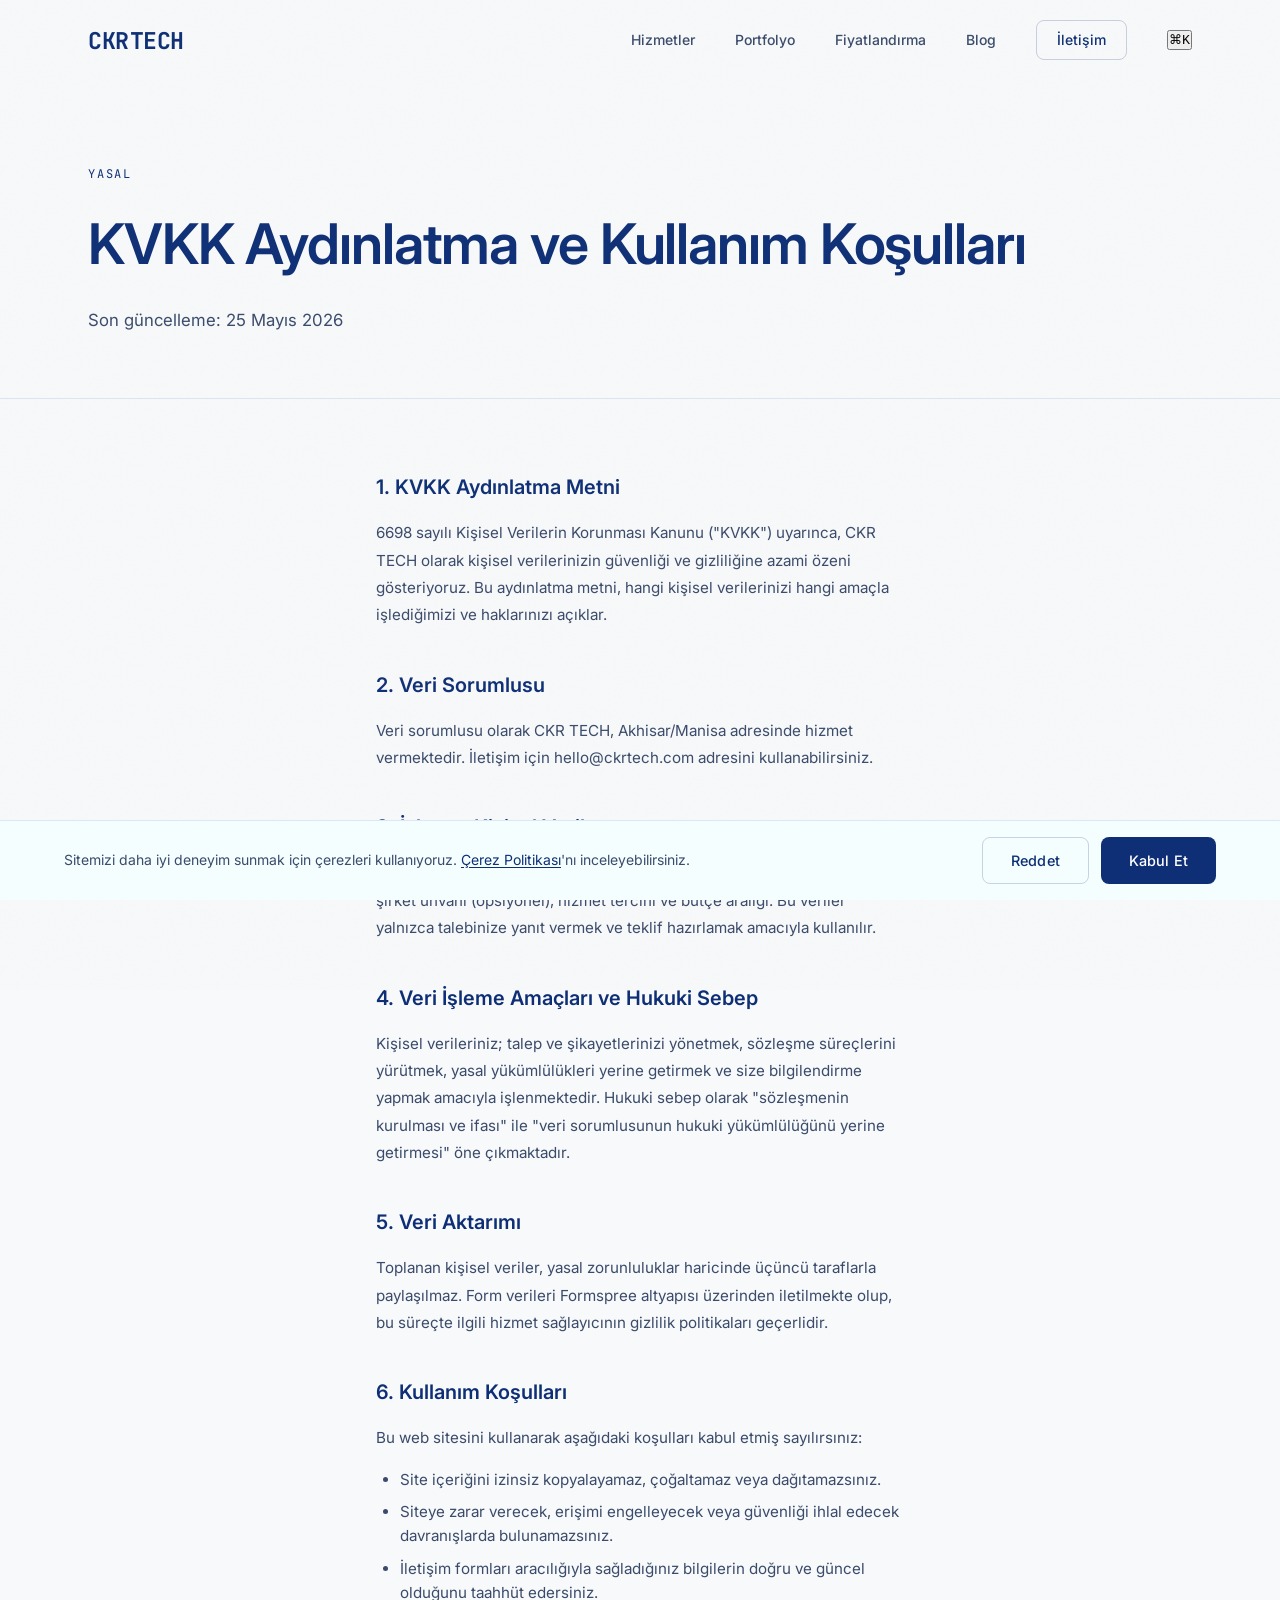
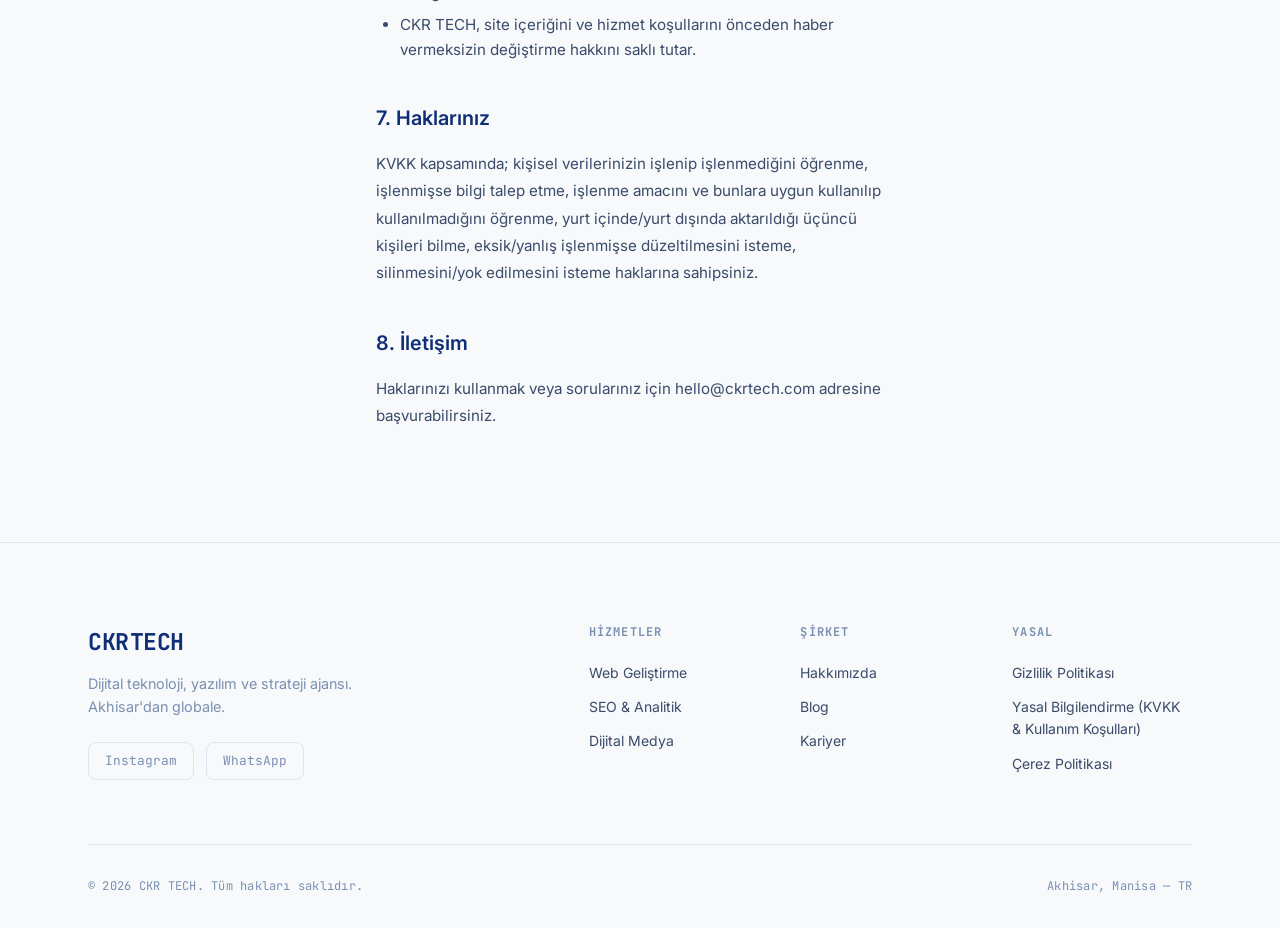
<file: terms.html>
<!DOCTYPE html>
<html lang="tr">
<head>
    <meta charset="UTF-8">
    <meta name="viewport" content="width=device-width, initial-scale=1.0">
    <title>KVKK Aydınlatma ve Kullanım Koşulları — CKR TECH</title>
    <meta name="description" content="CKR TECH KVKK Aydınlatma Metni ve Kullanım Koşulları. Kişisel verilerin korunması, kullanım şartları ve yasal haklar.">
    <meta name="keywords" content="KVKK, aydınlatma metni, kullanım koşulları, CKR TECH, kişisel veriler">
    <meta name="author" content="CKR TECH">
    <meta name="robots" content="index, follow">
    <link rel="canonical" href="https://ckrtech.com/terms.html">
    <link rel="preconnect" href="https://fonts.googleapis.com">
    <link rel="preconnect" href="https://fonts.gstatic.com" crossorigin>
    <link rel="preload" href="https://fonts.googleapis.com/css2?family=Inter:wght@300;400;500;600;700&family=JetBrains+Mono:wght@400;500&display=swap" as="style">
    <meta property="og:type" content="website">
    <meta property="og:url" content="https://ckrtech.com/terms.html">
    <meta property="og:title" content="KVKK Aydınlatma ve Kullanım Koşulları — CKR TECH">
    <meta property="og:description" content="CKR TECH KVKK Aydınlatma Metni ve Kullanım Koşulları.">
    <meta property="og:image" content="https://ckrtech.com/assets/og-cover.jpg">
    <meta property="og:locale" content="tr_TR">
    <meta property="og:site_name" content="CKR TECH">
    <meta name="twitter:card" content="summary_large_image">
    <meta name="twitter:url" content="https://ckrtech.com/terms.html">
    <meta name="twitter:title" content="KVKK Aydınlatma ve Kullanım Koşulları — CKR TECH">
    <meta name="twitter:description" content="Kişisel verilerin korunması ve kullanım şartları hakkında bilgilendirme.">
    <meta name="twitter:image" content="https://ckrtech.com/assets/og-cover.jpg">
    <link rel="icon" type="image/svg+xml" href="data:image/svg+xml,<svg xmlns='http://www.w3.org/2000/svg' viewBox='0 0 100 100'><text y='.9em' font-size='90'>⚡</text></svg>">
    <link rel="apple-touch-icon" href="/assets/apple-touch-icon.png">
    <link rel="manifest" href="/site.webmanifest">
    <meta name="theme-color" content="#0a0a0a">
    <meta name="msapplication-TileColor" content="#0a0a0a">
    <link href="https://fonts.googleapis.com/css2?family=Inter:wght@300;400;500;600;700&family=JetBrains+Mono:wght@400;500&display=swap" rel="stylesheet">
    <link rel="stylesheet" href="styles.css">
    <link rel="author" href="/humans.txt">
    <script type="application/ld+json">
{
  "@context": "https://schema.org",
  "@type": "BreadcrumbList",
  "itemListElement": [
    {
      "@type": "ListItem",
      "position": 1,
      "name": "Ana Sayfa",
      "item": "https://ckrtech.com/"
    },
    {
      "@type": "ListItem",
      "position": 2,
      "name": "KVKK Aydınlatma ve Kullanım Koşulları",
      "item": "https://ckrtech.com/terms.html"
    }
  ]
}
</script>

    


</head>
<body>

    <!-- Loading Screen -->
    <div class="loading-screen" id="loadingScreen">
        <div class="loading-logo">
            <span class="loading-logo-accent">CKR</span> TECH
        </div>
        <div class="loading-bar">
            <div class="loading-bar-fill"></div>
        </div>
    </div>

    <div class="grain-overlay"></div>
    <div class="reading-progress" id="readingProgress"></div>

    <div class="cookie-banner" id="cookieBanner" role="dialog" aria-label="Çerez izni">
        <div class="cookie-content">
            <p class="cookie-text">
                Sitemizi daha iyi deneyim sunmak için çerezleri kullanıyoruz. 
                <a href="privacy-policy.html#cookies" class="cookie-link">Çerez Politikası</a>'nı inceleyebilirsiniz.
            </p>
            <div class="cookie-actions">
                <button class="btn btn-secondary btn-sm" id="cookieReject">Reddet</button>
                <button class="btn btn-primary btn-sm" id="cookieAccept">Kabul Et</button>
            </div>
        </div>
    </div>

    <div class="cmd-palette" id="cmdPalette" role="dialog" aria-modal="true" aria-labelledby="cmdTitle" hidden>
        <div class="cmd-palette-backdrop" id="cmdBackdrop"></div>
        <div class="cmd-palette-modal">
            <div class="cmd-palette-header">
                <svg width="16" height="16" viewBox="0 0 24 24" fill="none" stroke="currentColor" stroke-width="2"><circle cx="11" cy="11" r="8"></circle><line x1="21" y1="21" x2="16.65" y2="16.65"></line></svg>
                <input type="text" class="cmd-palette-input" id="cmdInput" placeholder="Komut veya bölüm ara..." autocomplete="off">
                <kbd class="cmd-kbd">ESC</kbd>
            </div>
            <div class="cmd-palette-body" id="cmdBody">
                <div class="cmd-group">
                    <span class="cmd-group-label">Navigasyon</span>
                    <button class="cmd-item" data-action="navigate" data-url="index.html"><span class="cmd-icon">→</span><span class="cmd-text">Ana Sayfa</span><span class="cmd-hint">index.html</span></button>
                    <button class="cmd-item" data-action="navigate" data-url="insights.html"><span class="cmd-icon">→</span><span class="cmd-text">Blog</span><span class="cmd-hint">insights.html</span></button>
                    <button class="cmd-item" data-action="navigate" data-url="index.html#services"><span class="cmd-icon">→</span><span class="cmd-text">Hizmetler</span><span class="cmd-hint">#services</span></button>
                </div>
                <div class="cmd-group">
                    <span class="cmd-group-label">Eylem</span>
                    <button class="cmd-item" data-action="email"><span class="cmd-icon">✉</span><span class="cmd-text">E-posta Gönder</span><span class="cmd-hint">hello@ckrtech.com</span></button>
                    <button class="cmd-item" data-action="copy"><span class="cmd-icon">📋</span><span class="cmd-text">E-posta Adresini Kopyala</span><span class="cmd-hint">Clipboard</span></button>
                </div>
            </div>
        </div>
    </div>

    <header class="site-header" id="header">
        <div class="container nav-container">
            <a href="index.html" class="logo"><span class="logo-text">CKR</span><span class="logo-accent">TECH</span></a>
            <nav class="main-nav" id="mainNav">
                <a href="index.html#services" class="nav-link">Hizmetler</a>
                <a href="index.html#portfolio" class="nav-link">Portfolyo</a>
                <a href="index.html#pricing" class="nav-link">Fiyatlandırma</a>
                <a href="insights.html" class="nav-link">Blog</a>
                <a href="index.html#contact" class="nav-link nav-link--cta">İletişim</a>
                <button class="nav-kbd" id="navKbdTrigger" aria-label="Komut paleti aç"><kbd>⌘</kbd><kbd>K</kbd></button>
            </nav>
            <button class="menu-toggle" id="menuToggle" aria-label="Menü"><span></span><span></span><span></span></button>
        </div>
    </header>

    <section class="page-hero">
        <div class="container">
            <span class="section-eyebrow">Yasal</span>
            <h1 class="page-title">KVKK Aydınlatma ve Kullanım Koşulları</h1>
            <p class="section-desc">Son güncelleme: 25 Mayıs 2026</p>
        </div>
    </section>

    <section class="legal-content">
        <div class="container">
            <h2>1. KVKK Aydınlatma Metni</h2>
            <p>6698 sayılı Kişisel Verilerin Korunması Kanunu ("KVKK") uyarınca, CKR TECH olarak kişisel verilerinizin güvenliği ve gizliliğine azami özeni gösteriyoruz. Bu aydınlatma metni, hangi kişisel verilerinizi hangi amaçla işlediğimizi ve haklarınızı açıklar.</p>

            <h2>2. Veri Sorumlusu</h2>
            <p>Veri sorumlusu olarak CKR TECH, Akhisar/Manisa adresinde hizmet vermektedir. İletişim için hello@ckrtech.com adresini kullanabilirsiniz.</p>

            <h2>3. İşlenen Kişisel Veriler</h2>
            <p>İletişim formu aracılığıyla topladığımız veriler: ad, soyad, e-posta adresi, şirket unvanı (opsiyonel), hizmet tercihi ve bütçe aralığı. Bu veriler yalnızca talebinize yanıt vermek ve teklif hazırlamak amacıyla kullanılır.</p>

            <h2>4. Veri İşleme Amaçları ve Hukuki Sebep</h2>
            <p>Kişisel verileriniz; talep ve şikayetlerinizi yönetmek, sözleşme süreçlerini yürütmek, yasal yükümlülükleri yerine getirmek ve size bilgilendirme yapmak amacıyla işlenmektedir. Hukuki sebep olarak "sözleşmenin kurulması ve ifası" ile "veri sorumlusunun hukuki yükümlülüğünü yerine getirmesi" öne çıkmaktadır.</p>

            <h2>5. Veri Aktarımı</h2>
            <p>Toplanan kişisel veriler, yasal zorunluluklar haricinde üçüncü taraflarla paylaşılmaz. Form verileri Formspree altyapısı üzerinden iletilmekte olup, bu süreçte ilgili hizmet sağlayıcının gizlilik politikaları geçerlidir.</p>

            <h2>6. Kullanım Koşulları</h2>
            <p>Bu web sitesini kullanarak aşağıdaki koşulları kabul etmiş sayılırsınız:</p>
            <ul>
                <li>Site içeriğini izinsiz kopyalayamaz, çoğaltamaz veya dağıtamazsınız.</li>
                <li>Siteye zarar verecek, erişimi engelleyecek veya güvenliği ihlal edecek davranışlarda bulunamazsınız.</li>
                <li>İletişim formları aracılığıyla sağladığınız bilgilerin doğru ve güncel olduğunu taahhüt edersiniz.</li>
                <li>CKR TECH, site içeriğini ve hizmet koşullarını önceden haber vermeksizin değiştirme hakkını saklı tutar.</li>
            </ul>

            <h2>7. Haklarınız</h2>
            <p>KVKK kapsamında; kişisel verilerinizin işlenip işlenmediğini öğrenme, işlenmişse bilgi talep etme, işlenme amacını ve bunlara uygun kullanılıp kullanılmadığını öğrenme, yurt içinde/yurt dışında aktarıldığı üçüncü kişileri bilme, eksik/yanlış işlenmişse düzeltilmesini isteme, silinmesini/yok edilmesini isteme haklarına sahipsiniz.</p>

            <h2>8. İletişim</h2>
            <p>Haklarınızı kullanmak veya sorularınız için <a href="mailto:hello@ckrtech.com">hello@ckrtech.com</a> adresine başvurabilirsiniz.</p>
        </div>
    </section>

    <footer class="footer" id="footer">
        <div class="container">
            <div class="footer-layout">
                <div class="footer-brand">
                    <a href="index.html" class="logo"><span class="logo-text">CKR</span><span class="logo-accent">TECH</span></a>
                    <p class="footer-copy">Dijital teknoloji, yazılım ve strateji ajansı. Akhisar'dan globale.</p>
                    <div class="footer-social">
                        <a href="https://instagram.com/ckr.tech" target="_blank" rel="noopener noreferrer" class="social-link" aria-label="Instagram">Instagram</a>
                        <a href="https://wa.me/905346921987" target="_blank" rel="noopener noreferrer" class="social-link" aria-label="WhatsApp">WhatsApp</a>
                    </div>
                </div>
                <div class="footer-columns">
                    <div class="footer-column">
                        <h4 class="footer-column-title">Hizmetler</h4>
                        <nav class="footer-nav">
                            <a href="web-gelistirme.html" class="footer-link">Web Geliştirme</a>
                            <a href="seo-analitik.html" class="footer-link">SEO & Analitik</a>
                            <a href="dijital-medya.html" class="footer-link">Dijital Medya</a>
                        </nav>
                    </div>
                    <div class="footer-column">
                        <h4 class="footer-column-title">Şirket</h4>
                        <nav class="footer-nav">
                            <a href="index.html#vision" class="footer-link">Hakkımızda</a>
                            <a href="insights.html" class="footer-link">Blog</a>
                            <a href="career.html" class="footer-link">Kariyer</a>
                        </nav>
                    </div>
                    <div class="footer-column">
                        <h4 class="footer-column-title">Yasal</h4>
                        <nav class="footer-nav">
                            <a href="privacy-policy.html" class="footer-link">Gizlilik Politikası</a>
                            <a href="terms.html" class="footer-link">Yasal Bilgilendirme (KVKK &amp; Kullanım Koşulları)</a>
                            <a href="privacy-policy.html#cookies" class="footer-link">Çerez Politikası</a>
                        </nav>
                    </div>
                </div>
            </div>
            <div class="footer-bottom">
                <span class="footer-copyright">© 2026 CKR TECH. Tüm hakları saklıdır.</span>
                <span class="footer-location">Akhisar, Manisa — TR</span>
            </div>
        </div>
    </footer>

    <script src="script.js"></script>
</body>
</html>
</file>
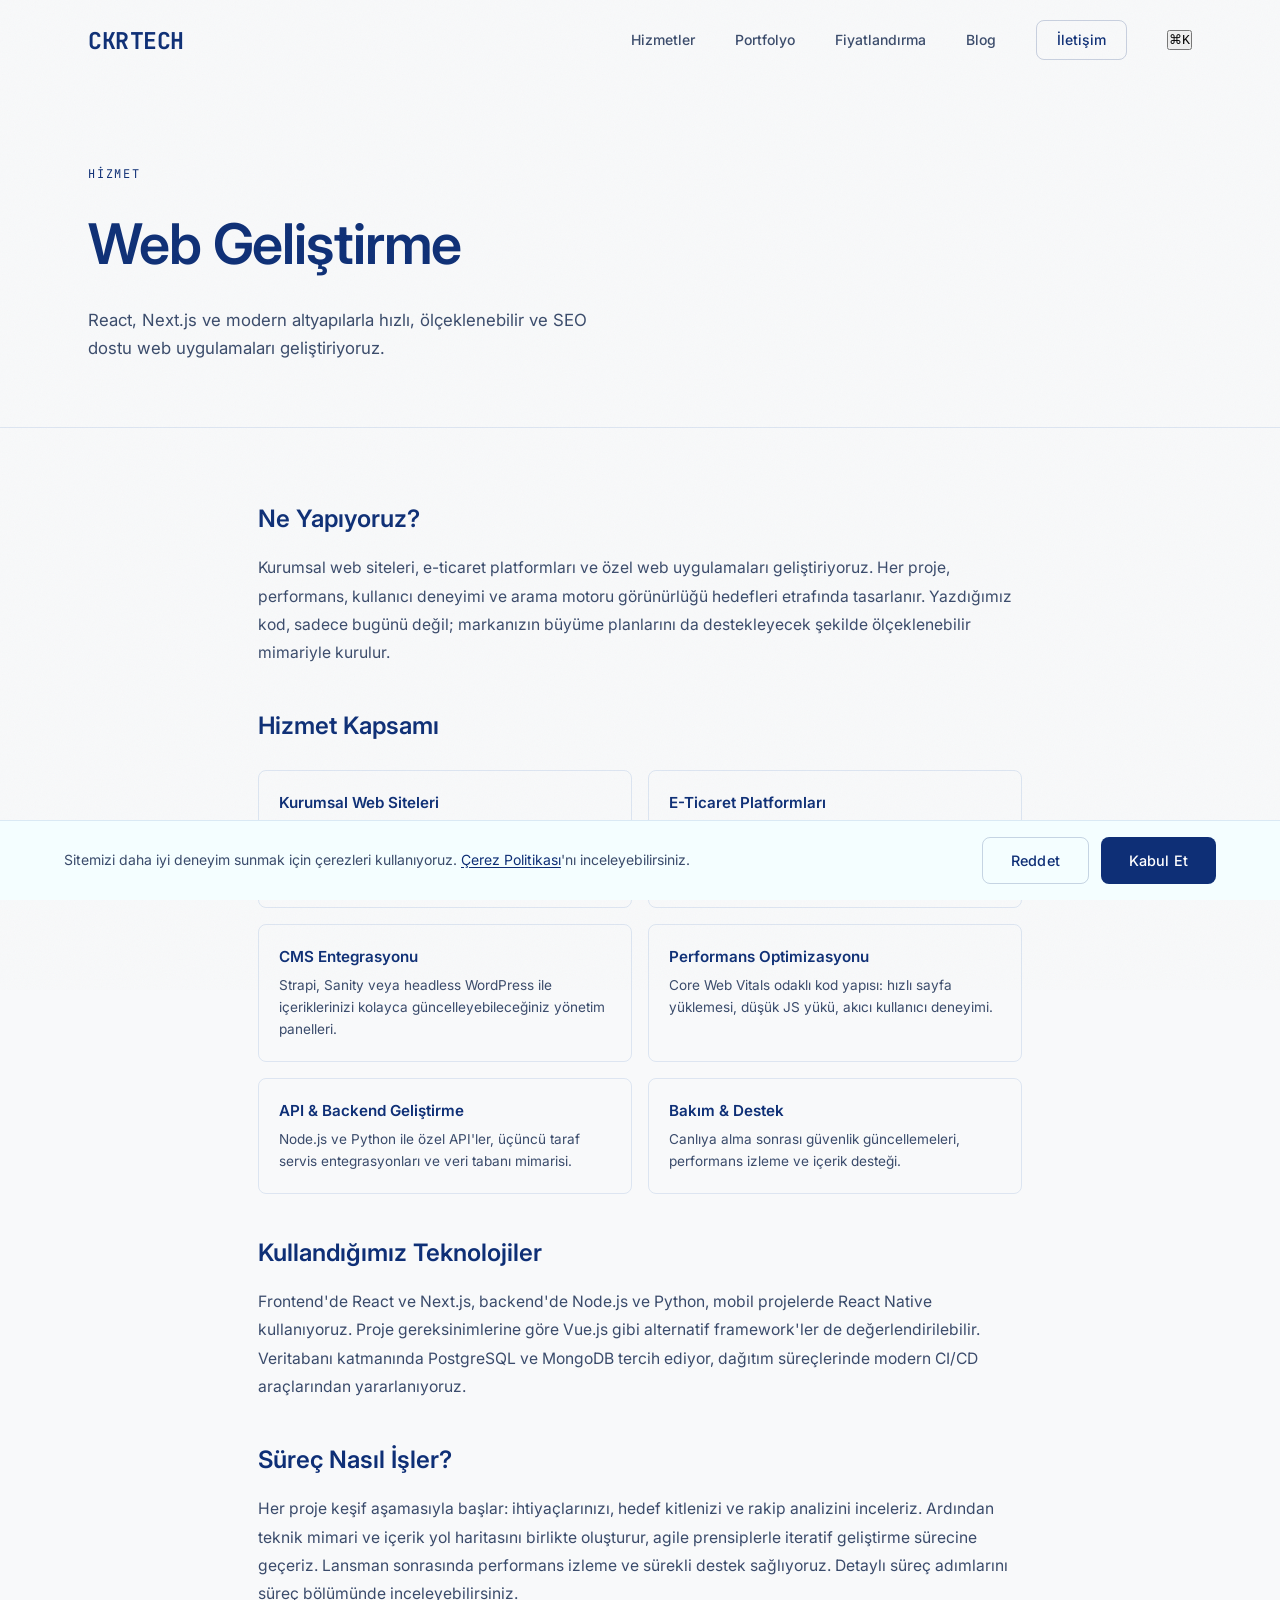
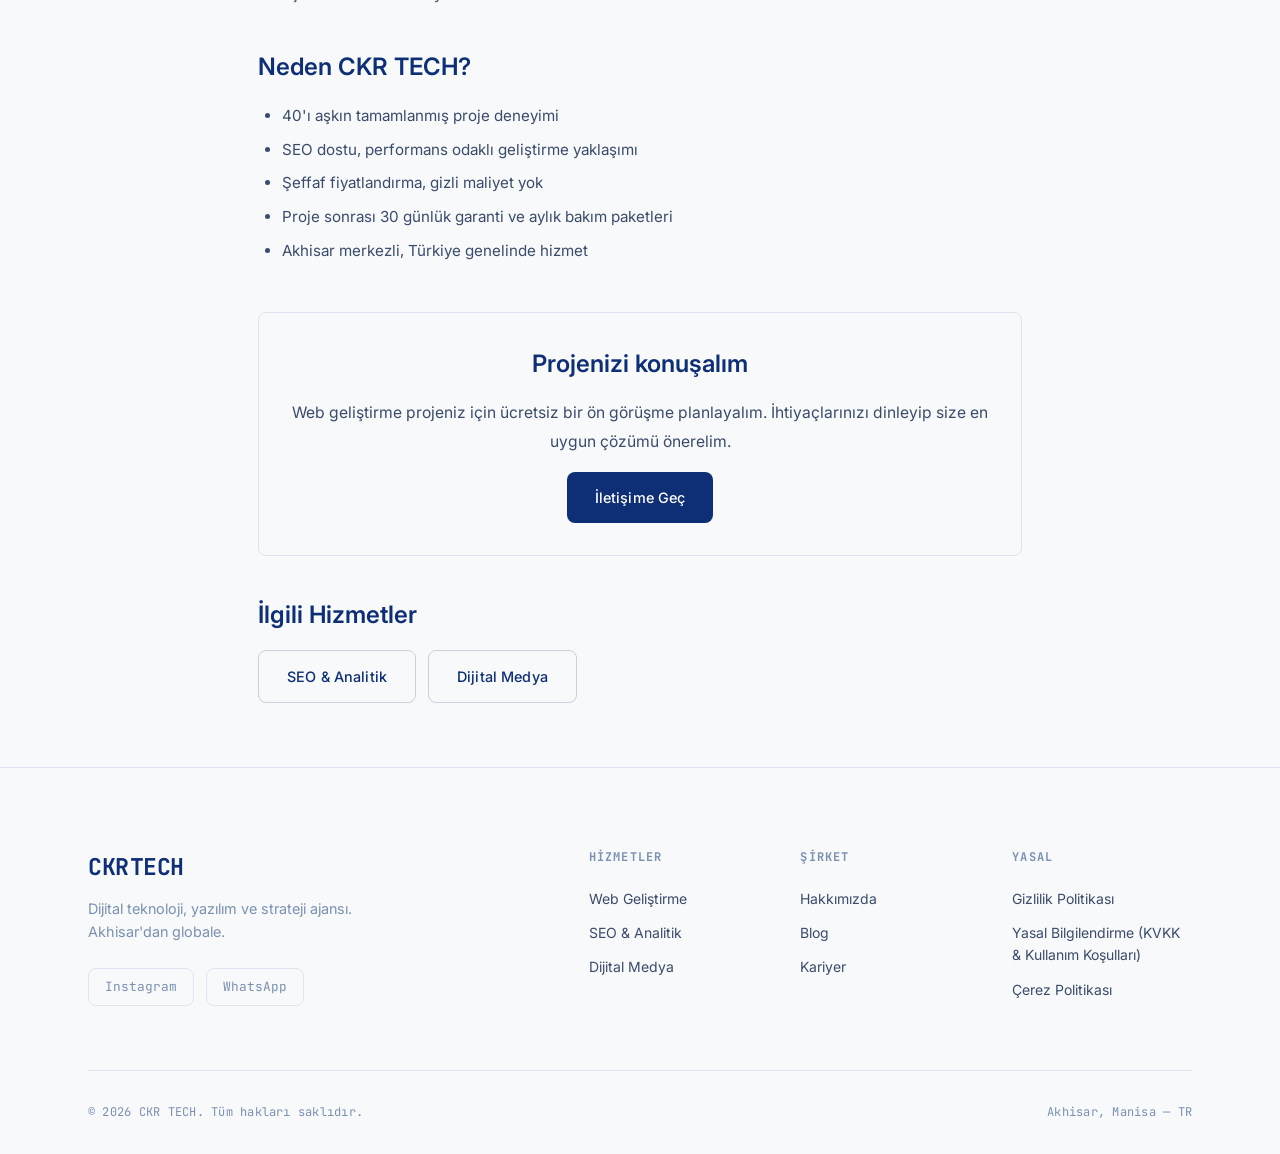
<file: web-gelistirme.html>
<!DOCTYPE html>
<html lang="tr">
<head>
    <meta charset="UTF-8">
    <meta name="viewport" content="width=device-width, initial-scale=1.0">
    <title>Web Geliştirme Hizmetleri — CKR TECH</title>
    <meta name="description" content="React, Next.js ve modern altyapılarla kurumsal web siteleri, e-ticaret ve özel web uygulamaları geliştiriyoruz. Akhisar merkezli, Türkiye genelinde hizmet.">
    <meta name="keywords" content="web geliştirme, React, Next.js, kurumsal web sitesi, e-ticaret, CMS, Akhisar, Manisa">
    <meta name="author" content="CKR TECH">
    <meta name="robots" content="index, follow">
    <link rel="canonical" href="https://ckrtech.com/web-gelistirme.html">
    <link rel="alternate" type="application/rss+xml" title="CKR TECH Blog RSS Feed" href="https://ckrtech.com/feed.xml">
    <link rel="preconnect" href="https://fonts.googleapis.com">
    <link rel="preconnect" href="https://fonts.gstatic.com" crossorigin>
    <link rel="preload" href="https://fonts.googleapis.com/css2?family=Inter:wght@300;400;500;600;700&family=JetBrains+Mono:wght@400;500&display=swap" as="style">
    <meta property="og:type" content="website">
    <meta property="og:url" content="https://ckrtech.com/web-gelistirme.html">
    <meta property="og:title" content="Web Geliştirme Hizmetleri — CKR TECH">
    <meta property="og:description" content="React, Next.js ve modern altyapılarla hızlı, ölçeklenebilir ve SEO dostu web uygulamaları geliştiriyoruz.">
    <meta property="og:image" content="https://ckrtech.com/assets/og-cover.jpg">
    <meta property="og:locale" content="tr_TR">
    <meta property="og:site_name" content="CKR TECH">
    <meta name="twitter:card" content="summary_large_image">
    <meta name="twitter:url" content="https://ckrtech.com/web-gelistirme.html">
    <meta name="twitter:title" content="Web Geliştirme Hizmetleri — CKR TECH">
    <meta name="twitter:description" content="React, Next.js ve modern altyapılarla web geliştirme hizmetleri.">
    <meta name="twitter:image" content="https://ckrtech.com/assets/og-cover.jpg">
    <link rel="icon" type="image/svg+xml" href="data:image/svg+xml,<svg xmlns='http://www.w3.org/2000/svg' viewBox='0 0 100 100'><text y='.9em' font-size='90'>⚡</text></svg>">
    <link rel="apple-touch-icon" href="/assets/apple-touch-icon.png">
    <link rel="manifest" href="/site.webmanifest">
    <meta name="theme-color" content="#0a0a0a">
    <meta name="msapplication-TileColor" content="#0a0a0a">
    <link href="https://fonts.googleapis.com/css2?family=Inter:wght@300;400;500;600;700&family=JetBrains+Mono:wght@400;500&display=swap" rel="stylesheet">
    <link rel="stylesheet" href="styles.css">
    <link rel="author" href="/humans.txt">
    <script type="application/ld+json">
{
  "@context": "https://schema.org",
  "@type": "Service",
  "serviceType": "Web Geliştirme",
  "name": "Web Geliştirme Hizmetleri",
  "description": "React, Next.js ve modern altyapılarla hızlı, ölçeklenebilir ve SEO dostu web uygulamaları geliştiriyoruz.",
  "provider": {
    "@type": "ProfessionalService",
    "name": "CKR TECH",
    "url": "https://ckrtech.com/"
  },
  "areaServed": [
    { "@type": "City", "name": "Akhisar" },
    { "@type": "AdministrativeArea", "name": "Manisa" },
    { "@type": "Country", "name": "Türkiye" }
  ],
  "url": "https://ckrtech.com/web-gelistirme.html"
}
</script>
    <script type="application/ld+json">
{
  "@context": "https://schema.org",
  "@type": "BreadcrumbList",
  "itemListElement": [
    {
      "@type": "ListItem",
      "position": 1,
      "name": "Ana Sayfa",
      "item": "https://ckrtech.com/"
    },
    {
      "@type": "ListItem",
      "position": 2,
      "name": "Hizmetler",
      "item": "https://ckrtech.com/index.html#services"
    },
    {
      "@type": "ListItem",
      "position": 3,
      "name": "Web Geliştirme",
      "item": "https://ckrtech.com/web-gelistirme.html"
    }
  ]
}
</script>

    <style>
        .service-detail-content {
            max-width: 860px;
            margin: 0 auto;
            padding: 2rem 24px 4rem;
        }
        @media (min-width: 768px) { .service-detail-content { padding: 2rem 32px 4rem; } }
        @media (min-width: 1024px) { .service-detail-content { padding: 2rem 48px 4rem; } }

        .service-detail-content h2 {
            font-size: 1.5rem;
            font-weight: 600;
            color: var(--text-primary);
            margin: 2.5rem 0 1rem;
        }
        .service-detail-content p {
            font-size: 0.98rem;
            line-height: 1.8;
            color: var(--text-secondary);
            margin-bottom: 1rem;
        }
        .service-detail-content ul {
            padding-left: 1.5rem;
            margin-bottom: 1rem;
        }
        .service-detail-content li {
            font-size: 0.95rem;
            line-height: 1.7;
            color: var(--text-secondary);
            margin-bottom: 0.5rem;
        }
        .service-features {
            display: grid;
            grid-template-columns: 1fr;
            gap: 1rem;
            margin: 1.5rem 0;
        }
        @media (min-width: 640px) { .service-features { grid-template-columns: repeat(2, 1fr); } }
        .service-feature-card {
            border: 1px solid var(--border);
            border-radius: 8px;
            padding: 1.25rem;
            background: var(--surface);
        }
        .service-feature-card h3 {
            font-size: 0.95rem;
            font-weight: 600;
            color: var(--text-primary);
            margin-bottom: 0.4rem;
        }
        .service-feature-card p {
            font-size: 0.85rem;
            margin-bottom: 0;
            line-height: 1.6;
        }
        .service-cta-box {
            margin-top: 3rem;
            padding: 2rem;
            border: 1px solid var(--border);
            border-radius: 8px;
            background: var(--surface);
            text-align: center;
        }
        .service-cta-box h2 {
            margin-top: 0;
        }
        .related-services {
            display: flex;
            flex-wrap: wrap;
            gap: 0.75rem;
            margin-top: 1rem;
        }
    </style>
</head>
<body>

    <!-- Loading Screen -->
    <div class="loading-screen" id="loadingScreen">
        <div class="loading-logo">
            <span class="loading-logo-accent">CKR</span> TECH
        </div>
        <div class="loading-bar">
            <div class="loading-bar-fill"></div>
        </div>
    </div>

    <div class="grain-overlay"></div>
    <div class="reading-progress" id="readingProgress"></div>

    <div class="cookie-banner" id="cookieBanner" role="dialog" aria-label="Çerez izni">
        <div class="cookie-content">
            <p class="cookie-text">
                Sitemizi daha iyi deneyim sunmak için çerezleri kullanıyoruz.
                <a href="privacy-policy.html#cookies" class="cookie-link">Çerez Politikası</a>'nı inceleyebilirsiniz.
            </p>
            <div class="cookie-actions">
                <button class="btn btn-secondary btn-sm" id="cookieReject">Reddet</button>
                <button class="btn btn-primary btn-sm" id="cookieAccept">Kabul Et</button>
            </div>
        </div>
    </div>

    <div class="cmd-palette" id="cmdPalette" role="dialog" aria-modal="true" aria-labelledby="cmdTitle" hidden>
        <div class="cmd-palette-backdrop" id="cmdBackdrop"></div>
        <div class="cmd-palette-modal">
            <div class="cmd-palette-header">
                <svg width="16" height="16" viewBox="0 0 24 24" fill="none" stroke="currentColor" stroke-width="2"><circle cx="11" cy="11" r="8"></circle><line x1="21" y1="21" x2="16.65" y2="16.65"></line></svg>
                <input type="text" class="cmd-palette-input" id="cmdInput" placeholder="Komut veya bölüm ara..." autocomplete="off">
                <kbd class="cmd-kbd">ESC</kbd>
            </div>
            <div class="cmd-palette-body" id="cmdBody">
                <div class="cmd-group">
                    <span class="cmd-group-label">Navigasyon</span>
                    <button class="cmd-item" data-action="navigate" data-url="index.html"><span class="cmd-icon">→</span><span class="cmd-text">Ana Sayfa</span><span class="cmd-hint">index.html</span></button>
                    <button class="cmd-item" data-action="navigate" data-url="insights.html"><span class="cmd-icon">→</span><span class="cmd-text">Blog</span><span class="cmd-hint">insights.html</span></button>
                    <button class="cmd-item" data-action="navigate" data-url="index.html#services"><span class="cmd-icon">→</span><span class="cmd-text">Hizmetler</span><span class="cmd-hint">#services</span></button>
                </div>
                <div class="cmd-group">
                    <span class="cmd-group-label">Eylem</span>
                    <button class="cmd-item" data-action="email"><span class="cmd-icon">✉</span><span class="cmd-text">E-posta Gönder</span><span class="cmd-hint">hello@ckrtech.com</span></button>
                    <button class="cmd-item" data-action="copy"><span class="cmd-icon">📋</span><span class="cmd-text">E-posta Adresini Kopyala</span><span class="cmd-hint">Clipboard</span></button>
                </div>
            </div>
        </div>
    </div>

    <header class="site-header" id="header">
        <div class="container nav-container">
            <a href="index.html" class="logo"><span class="logo-text">CKR</span><span class="logo-accent">TECH</span></a>
            <nav class="main-nav" id="mainNav">
                <a href="index.html#services" class="nav-link">Hizmetler</a>
                <a href="index.html#portfolio" class="nav-link">Portfolyo</a>
                <a href="index.html#pricing" class="nav-link">Fiyatlandırma</a>
                <a href="insights.html" class="nav-link">Blog</a>
                <a href="index.html#contact" class="nav-link nav-link--cta">İletişim</a>
                <button class="nav-kbd" id="navKbdTrigger" aria-label="Komut paleti aç"><kbd>⌘</kbd><kbd>K</kbd></button>
            </nav>
            <button class="menu-toggle" id="menuToggle" aria-label="Menü"><span></span><span></span><span></span></button>
        </div>
    </header>

    <section class="page-hero">
        <div class="container">
            <span class="section-eyebrow">Hizmet</span>
            <h1 class="page-title">Web Geliştirme</h1>
            <p class="section-desc">
                React, Next.js ve modern altyapılarla hızlı, ölçeklenebilir
                ve SEO dostu web uygulamaları geliştiriyoruz.
            </p>
        </div>
    </section>

    <section class="service-detail-content">
        <div class="container" style="padding: 0;">

            <h2>Ne Yapıyoruz?</h2>
            <p>Kurumsal web siteleri, e-ticaret platformları ve özel web uygulamaları geliştiriyoruz. Her proje, performans, kullanıcı deneyimi ve arama motoru görünürlüğü hedefleri etrafında tasarlanır. Yazdığımız kod, sadece bugünü değil; markanızın büyüme planlarını da destekleyecek şekilde ölçeklenebilir mimariyle kurulur.</p>

            <h2>Hizmet Kapsamı</h2>
            <div class="service-features">
                <div class="service-feature-card">
                    <h3>Kurumsal Web Siteleri</h3>
                    <p>Marka kimliğinize uygun, mobil uyumlu ve hızlı yüklenen kurumsal siteler. Next.js ve React tabanlı modern altyapı.</p>
                </div>
                <div class="service-feature-card">
                    <h3>E-Ticaret Platformları</h3>
                    <p>Ürün yönetimi, ödeme entegrasyonu ve stok takibiyle uçtan uca e-ticaret çözümleri.</p>
                </div>
                <div class="service-feature-card">
                    <h3>CMS Entegrasyonu</h3>
                    <p>Strapi, Sanity veya headless WordPress ile içeriklerinizi kolayca güncelleyebileceğiniz yönetim panelleri.</p>
                </div>
                <div class="service-feature-card">
                    <h3>Performans Optimizasyonu</h3>
                    <p>Core Web Vitals odaklı kod yapısı: hızlı sayfa yüklemesi, düşük JS yükü, akıcı kullanıcı deneyimi.</p>
                </div>
                <div class="service-feature-card">
                    <h3>API & Backend Geliştirme</h3>
                    <p>Node.js ve Python ile özel API'ler, üçüncü taraf servis entegrasyonları ve veri tabanı mimarisi.</p>
                </div>
                <div class="service-feature-card">
                    <h3>Bakım & Destek</h3>
                    <p>Canlıya alma sonrası güvenlik güncellemeleri, performans izleme ve içerik desteği.</p>
                </div>
            </div>

            <h2>Kullandığımız Teknolojiler</h2>
            <p>Frontend'de React ve Next.js, backend'de Node.js ve Python, mobil projelerde React Native kullanıyoruz. Proje gereksinimlerine göre Vue.js gibi alternatif framework'ler de değerlendirilebilir. Veritabanı katmanında PostgreSQL ve MongoDB tercih ediyor, dağıtım süreçlerinde modern CI/CD araçlarından yararlanıyoruz.</p>

            <h2>Süreç Nasıl İşler?</h2>
            <p>Her proje keşif aşamasıyla başlar: ihtiyaçlarınızı, hedef kitlenizi ve rakip analizini inceleriz. Ardından teknik mimari ve içerik yol haritasını birlikte oluşturur, agile prensiplerle iteratif geliştirme sürecine geçeriz. Lansman sonrasında performans izleme ve sürekli destek sağlıyoruz. Detaylı süreç adımlarını <a href="index.html#process">süreç bölümünde</a> inceleyebilirsiniz.</p>

            <h2>Neden CKR TECH?</h2>
            <ul>
                <li>40'ı aşkın tamamlanmış proje deneyimi</li>
                <li>SEO dostu, performans odaklı geliştirme yaklaşımı</li>
                <li>Şeffaf fiyatlandırma, gizli maliyet yok</li>
                <li>Proje sonrası 30 günlük garanti ve aylık bakım paketleri</li>
                <li>Akhisar merkezli, Türkiye genelinde hizmet</li>
            </ul>

            <div class="service-cta-box">
                <h2>Projenizi konuşalım</h2>
                <p>Web geliştirme projeniz için ücretsiz bir ön görüşme planlayalım. İhtiyaçlarınızı dinleyip size en uygun çözümü önerelim.</p>
                <a href="index.html#contact" class="btn btn-primary">İletişime Geç</a>
            </div>

            <h2>İlgili Hizmetler</h2>
            <div class="related-services">
                <a href="seo-analitik.html" class="btn btn-secondary">SEO & Analitik</a>
                <a href="dijital-medya.html" class="btn btn-secondary">Dijital Medya</a>
            </div>
        </div>
    </section>

    <footer class="footer" id="footer">
        <div class="container">
            <div class="footer-layout">
                <div class="footer-brand">
                    <a href="index.html" class="logo"><span class="logo-text">CKR</span><span class="logo-accent">TECH</span></a>
                    <p class="footer-copy">Dijital teknoloji, yazılım ve strateji ajansı. Akhisar'dan globale.</p>
                    <div class="footer-social">
                        <a href="https://instagram.com/ckr.tech" target="_blank" rel="noopener noreferrer" class="social-link" aria-label="Instagram">Instagram</a>
                        <a href="https://wa.me/905346921987" target="_blank" rel="noopener noreferrer" class="social-link" aria-label="WhatsApp">WhatsApp</a>
                    </div>
                </div>
                <div class="footer-columns">
                    <div class="footer-column">
                        <h4 class="footer-column-title">Hizmetler</h4>
                        <nav class="footer-nav">
                            <a href="web-gelistirme.html" class="footer-link">Web Geliştirme</a>
                            <a href="seo-analitik.html" class="footer-link">SEO & Analitik</a>
                            <a href="dijital-medya.html" class="footer-link">Dijital Medya</a>
                        </nav>
                    </div>
                    <div class="footer-column">
                        <h4 class="footer-column-title">Şirket</h4>
                        <nav class="footer-nav">
                            <a href="index.html#vision" class="footer-link">Hakkımızda</a>
                            <a href="insights.html" class="footer-link">Blog</a>
                            <a href="career.html" class="footer-link">Kariyer</a>
                        </nav>
                    </div>
                    <div class="footer-column">
                        <h4 class="footer-column-title">Yasal</h4>
                        <nav class="footer-nav">
                            <a href="privacy-policy.html" class="footer-link">Gizlilik Politikası</a>
                            <a href="terms.html" class="footer-link">Yasal Bilgilendirme (KVKK &amp; Kullanım Koşulları)</a>
                            <a href="privacy-policy.html#cookies" class="footer-link">Çerez Politikası</a>
                        </nav>
                    </div>
                </div>
            </div>
            <div class="footer-bottom">
                <span class="footer-copyright">© 2026 CKR TECH. Tüm hakları saklıdır.</span>
                <span class="footer-location">Akhisar, Manisa — TR</span>
            </div>
        </div>
    </footer>

    <script src="script.js"></script>
</body>
</html>
</file>
<file: styles.css>
/* ============================================
   CKR TECH v5.1 — Hero Visual Removed
   ============================================ */

:root {
    /* Arka Planlar - Zemin saf beyaz, kartlar buz beyazı */
    --bg-primary: #F8F9FA; /* Ana zemin: Saf Beyaz */
    --bg-secondary: #F1F3F6; /* İkincil alanlar: Buz Beyazı */
    --bg-tertiary: #E9ECEF; /* Form içleri veya hafif ayrım gerektiren zeminler */
    --bg-card: #FFFFFF; /* Kartlar: Buz Beyazı (Derinlik hissi için) */
    --bg-elevated: #F4FEFF;

    /* Metinler - Lacivert ve çelik grisi tonları */
    --text-primary: #0E2F76; /* Başlıklar: Derin Lacivert */
    --text-secondary: #3A4B6B; /* Okuma metinleri: Lacivert alt tonlu gri */
    --text-muted: #7A90B2; /* Alt metinler ve açıklamalar */

    /* Vurgu Rengi (Accent) */
    --accent: #0E2F76; /* Kurumsal Derin Lacivert */
    --accent-soft: rgba(169, 192, 224, 0.2); /* Çelik mavisinin şeffaf hali */
    --accent-border: #A9C0E0; /* Yumuşak Çelik Mavisi */
    --accent-hover: #0A2254; /* Lacivertin daha koyu hali */

    /* Sistem Renkleri */
    --success: #198754;
    --warning: #ffc107;
    --error: #dc3545;

    /* Kenarlıklar (Borders) */
    --border: rgba(169, 192, 224, 0.35); /* Çelik mavisinin transparan hali */
    --border-hover: rgba(14, 47, 118, 0.2); 
    --border-active: #A9C0E0;

    /* Yarıçaplar */
    --radius: 12px;
    --radius-sm: 8px;
    --radius-lg: 16px;

    /* Fontlar */
    --font-sans: 'Inter', system-ui, -apple-system, sans-serif;
    --font-mono: 'JetBrains Mono', monospace;

    /* Geçişler */
    --transition: all 0.25s cubic-bezier(0.4, 0, 0.2, 1);
    --transition-slow: all 0.4s cubic-bezier(0.4, 0, 0.2, 1);
    --transition-bounce: all 0.5s cubic-bezier(0.34, 1.56, 0.64, 1);
}

*, *::before, *::after {
    margin: 0;
    padding: 0;
    box-sizing: border-box;
}

html {
    scroll-behavior: smooth;
    -webkit-font-smoothing: antialiased;
    -moz-osx-font-smoothing: grayscale;
}

html, body {
    overflow-x: hidden;
    width: 100%;
    position: relative;
}

body {
    font-family: var(--font-sans);
    background-color: var(--bg-primary);
    color: var(--text-primary);
    line-height: 1.6;
}

a { color: inherit; text-decoration: none; }
img { max-width: 100%; display: block; height: auto; }

/* ============================================
   LOADING SCREEN - CORPORATE & MINIMAL
   ============================================ */
.loading-screen {
    position: fixed;
    inset: 0;
    z-index: 99999;
    background: var(--bg-primary);
    display: flex;
    flex-direction: column;
    align-items: center;
    justify-content: center;
    gap: 1.5rem;
    transition: opacity 0.6s ease, visibility 0.6s ease;
}

.loading-screen.hidden {
    opacity: 0;
    visibility: hidden;
    pointer-events: none;
}

.loading-logo {
    font-family: var(--font-mono);
    font-size: 2rem; /* Daha zarif ve oturaklı bir boyut */
    font-weight: 700;
    letter-spacing: 0.1em;
    color: var(--text-primary);
    display: flex;
    align-items: center;
    gap: 2px;
}

.loading-logo-accent {
    color: var(--accent);
}

.loading-bar {
    width: 140px; /* Daha kısa, minimalist bir bar */
    height: 2px;
    background: var(--bg-tertiary);
    border-radius: 2px;
    overflow: hidden;
    position: relative;
}

.loading-bar-fill {
    position: absolute;
    left: 0;
    top: 0;
    height: 100%;
    width: 0%;
    background: var(--accent);
    /* Yumuşak ve kararlı bir dolum animasyonu */
    animation: corporateLoad 1.2s cubic-bezier(0.4, 0, 0.2, 1) forwards;
}

@keyframes corporateLoad {
    0% { width: 0%; }
    100% { width: 100%; }
}

/* ============================================
   COOKIE BANNER
   ============================================ */
.cookie-banner {
    position: fixed;
    bottom: 0;
    left: 0;
    right: 0;
    z-index: 10003;
    background: var(--bg-elevated);
    border-top: 1px solid var(--border);
    padding: 1rem 0;
    transform: translateY(100%);
    transition: transform 0.4s ease;
}

.cookie-banner.visible {
    transform: translateY(0);
}

.cookie-content {
    max-width: 1200px;
    margin: 0 auto;
    padding: 0 24px;
    display: flex;
    align-items: center;
    justify-content: space-between;
    gap: 1.5rem;
    flex-wrap: wrap;
}

.cookie-text {
    font-size: 0.875rem;
    color: var(--text-secondary);
    line-height: 1.6;
    flex: 1;
    min-width: 280px;
}

.cookie-link {
    color: var(--accent);
    text-decoration: underline;
    text-underline-offset: 2px;
}

.cookie-link:hover {
    color: var(--accent-hover);
}

.cookie-actions {
    display: flex;
    gap: 0.75rem;
    flex-shrink: 0;
}

.btn-sm {
    padding: 0.5rem 1rem;
    font-size: 0.8rem;
}

/* ============================================
   FILM GRAIN
   ============================================ */
.grain-overlay {
    position: fixed;
    inset: 0;
    z-index: 9998;
    pointer-events: none;
    opacity: 0.035;
    background-image: url("data:image/svg+xml,%3Csvg viewBox='0 0 200 200' xmlns='http://www.w3.org/2000/svg'%3E%3Cfilter id='noise'%3E%3CfeTurbulence type='fractalNoise' baseFrequency='0.85' numOctaves='4' stitchTiles='stitch'/%3E%3C/filter%3E%3Crect width='100%25' height='100%25' filter='url(%23noise)'/%3E%3C/svg%3E");
    background-repeat: repeat;
    background-size: 200px 200px;
    animation: grainMove 0.5s steps(4) infinite;
    width: 120vw;
    height: 120vh;
    top: -10%;
    left: -10%;
}

@keyframes grainMove {
    0%, 100% { transform: translate(0, 0); }
    10% { transform: translate(-2%, -2%); }
    20% { transform: translate(2%, 2%); }
    30% { transform: translate(-1%, 1%); }
    40% { transform: translate(1%, -1%); }
    50% { transform: translate(-2%, 2%); }
    60% { transform: translate(2%, -2%); }
    70% { transform: translate(0%, 2%); }
    80% { transform: translate(-2%, 0%); }
    90% { transform: translate(2%, 1%); }
}

/* ============================================
   READING PROGRESS
   ============================================ */
.reading-progress {
    position: fixed;
    top: 0;
    left: 0;
    height: 2px;
    background: linear-gradient(90deg, var(--accent), var(--accent-hover));
    z-index: 10001;
    width: 0%;
    transition: width 0.1s linear;
}

/* ============================================
   SECTION NAVIGATOR
   ============================================ */
.section-navigator {
    position: fixed;
    right: 24px;
    top: 50%;
    transform: translateY(-50%);
    display: flex;
    flex-direction: column;
    gap: 12px;
    z-index: 90;
    opacity: 0;
    transition: opacity 0.4s ease;
}

.section-navigator.visible { opacity: 1; }

.section-dot {
    width: 8px;
    height: 8px;
    border-radius: 50%;
    background-color: var(--border-hover);
    transition: var(--transition);
    position: relative;
}

.section-dot::before {
    content: attr(aria-label);
    position: absolute;
    right: 20px;
    top: 50%;
    transform: translateY(-50%);
    font-family: var(--font-mono);
    font-size: 0.7rem;
    color: var(--text-muted);
    white-space: nowrap;
    opacity: 0;
    transition: opacity 0.2s ease;
    pointer-events: none;
}

.section-dot:hover::before { opacity: 1; }

.section-dot.active {
    background-color: var(--accent);
    box-shadow: 0 0 8px rgba(0, 212, 255, 0.4);
}

@media (max-width: 1024px) {
    .section-navigator { display: none; }
}

/* ============================================
   COMMAND PALETTE
   ============================================ */
.cmd-palette {
    position: fixed;
    inset: 0;
    z-index: 10002;
    display: flex;
    align-items: flex-start;
    justify-content: center;
    padding-top: 15vh;
}

.cmd-palette[hidden] { display: none; }

.cmd-palette-backdrop {
    position: absolute;
    inset: 0;
    background: rgba(0, 0, 0, 0.6);
    backdrop-filter: blur(4px);
}

.cmd-palette-modal {
    position: relative;
    width: 100%;
    max-width: 560px;
    background: var(--bg-secondary);
    border: 1px solid var(--border-hover);
    border-radius: var(--radius);
    box-shadow: 0 24px 48px rgba(0, 0, 0, 0.5);
    overflow: hidden;
    animation: cmdSlideIn 0.2s ease-out;
}

@keyframes cmdSlideIn {
    from { opacity: 0; transform: translateY(-10px) scale(0.98); }
    to { opacity: 1; transform: translateY(0) scale(1); }
}

.cmd-palette-header {
    display: flex;
    align-items: center;
    gap: 12px;
    padding: 16px 20px;
    border-bottom: 1px solid var(--border);
    color: var(--text-muted);
}

.cmd-palette-input {
    flex: 1;
    background: transparent;
    border: none;
    outline: none;
    color: var(--text-primary);
    font-family: var(--font-sans);
    font-size: 0.95rem;
}

.cmd-palette-input::placeholder { color: var(--text-muted); }

.cmd-kbd {
    font-family: var(--font-mono);
    font-size: 0.7rem;
    padding: 2px 6px;
    border: 1px solid var(--border-hover);
    border-radius: 4px;
    color: var(--text-muted);
}

.cmd-palette-body {
    max-height: 320px;
    overflow-y: auto;
    padding: 8px;
}

.cmd-group { margin-bottom: 8px; }

.cmd-group-label {
    display: block;
    font-family: var(--font-mono);
    font-size: 0.65rem;
    text-transform: uppercase;
    letter-spacing: 0.1em;
    color: var(--text-muted);
    padding: 8px 12px 4px;
}

.cmd-item {
    width: 100%;
    display: flex;
    align-items: center;
    gap: 12px;
    padding: 10px 12px;
    border-radius: var(--radius-sm);
    background: transparent;
    border: none;
    color: var(--text-primary);
    font-family: var(--font-sans);
    font-size: 0.9rem;
    cursor: pointer;
    transition: var(--transition);
    text-align: left;
}

.cmd-item:hover,
.cmd-item.selected {
    background: var(--accent-soft);
    color: var(--accent);
}

.cmd-icon {
    font-size: 0.9rem;
    opacity: 0.6;
    width: 20px;
    text-align: center;
}

.cmd-text { flex: 1; }

.cmd-hint {
    font-family: var(--font-mono);
    font-size: 0.75rem;
    color: var(--text-muted);
}

/* ============================================
   CLIENTS / SOCIAL PROOF
   ============================================ */
.clients {
    padding: 4rem 0;
    background: var(--bg-primary);
    border-bottom: 1px solid var(--border);
}

.clients-eyebrow {
    text-align: center;
    font-family: var(--font-mono);
    font-size: 0.7rem;
    letter-spacing: 0.2em;
    text-transform: uppercase;
    color: var(--text-muted);
    margin-bottom: 2rem;
}

.clients-grid {
    display: grid;
    grid-template-columns: repeat(2, 1fr);
    gap: 2rem;
    align-items: center;
    justify-items: center;
    opacity: 0.6;
    transition: opacity 0.3s ease;
}

.clients:hover .clients-grid {
    opacity: 1;
}

@media (min-width: 768px) {
    .clients-grid { grid-template-columns: repeat(3, 1fr); }
}

@media (min-width: 1024px) {
    .clients-grid { grid-template-columns: repeat(6, 1fr); }
}

.client-logo {
    font-family: var(--font-mono);
    font-size: 1.1rem;
    font-weight: 600;
    color: var(--text-muted);
    letter-spacing: 0.1em;
    transition: var(--transition);
    cursor: default;
}

.client-logo:hover {
    color: var(--text-secondary);
}

/* ============================================
   PORTFOLIO
   ============================================ */
.portfolio {
    padding: 7rem 0;
    background-color: var(--bg-secondary);
}

.portfolio-filters {
    display: flex;
    gap: 0.75rem;
    margin-bottom: 2.5rem;
    flex-wrap: wrap;
}

.filter-btn {
    padding: 0.5rem 1.25rem;
    background: transparent;
    border: 1px solid var(--border);
    border-radius: var(--radius-sm);
    color: var(--text-muted);
    font-family: var(--font-sans);
    font-size: 0.85rem;
    cursor: pointer;
    transition: var(--transition);
}

.filter-btn:hover {
    border-color: var(--border-hover);
    color: var(--text-secondary);
}

.filter-btn.active {
    background: var(--accent-soft);
    border-color: var(--accent-border);
    color: var(--accent);
}

.portfolio-grid {
    display: grid;
    grid-template-columns: 1fr;
    gap: 1.5rem;
}

@media (min-width: 768px) {
    .portfolio-grid {
        grid-template-columns: repeat(2, 1fr);
        grid-template-rows: 320px;
        grid-auto-flow: dense;
    }
    .portfolio-item--large { grid-row: span 2; }
    .portfolio-item--wide { grid-column: span 2; }
}

@media (min-width: 1024px) {
    .portfolio-grid {
        grid-template-columns: 1.2fr 1fr;
    }
    .portfolio-item--wide { grid-column: span 2; }
}

.portfolio-item {
    position: relative;
    border-radius: var(--radius);
    overflow: hidden;
    cursor: pointer;
    background: var(--bg-tertiary);
    transition: opacity 0.3s ease;
}

.portfolio-item.hidden { display: none; }

.portfolio-image {
    position: relative;
    width: 100%;
    height: 100%;
    min-height: 280px;
    overflow: hidden;
    min-height: 100%
}

.portfolio-item--large .portfolio-image { min-height: 580px; }


.portfolio-img {
    width: 100%;
    height: 100%;
    object-fit: cover;
    transition: transform 0.6s ease;
}

.lqip-blur {
    filter: blur(20px);
    transform: scale(1.05);
}

.portfolio-item:hover .portfolio-img { transform: scale(1.03); }

.portfolio-overlay {
    position: absolute;
    inset: 0;
    background: linear-gradient(to top, rgba(0,0,0,0.9) 0%, rgba(0,0,0,0.3) 50%, transparent 100%);
    display: flex;
    flex-direction: column;
    justify-content: flex-end;
    padding: 2rem;
    opacity: 0;
    transition: var(--transition-slow);
}

.portfolio-item:hover .portfolio-overlay { opacity: 1; }

.portfolio-tag {
    font-family: var(--font-mono);
    font-size: 0.7rem;
    letter-spacing: 0.1em;
    text-transform: uppercase;
    padding: 0.4rem 0.8rem;
    background: rgba(0, 212, 255, 0.15);
    border: 1px solid var(--accent-border);
    border-radius: var(--radius-sm);
    color: #FFFFFF;
    backdrop-filter: blur(8px);
    width: fit-content;
    margin-bottom: 1rem;
}

.portfolio-title {
    font-size: 1.5rem;
    font-weight: 600;
    margin-bottom: 0.5rem;
    color: #FFFFFF;
}

.portfolio-category {
    font-family: var(--font-mono);
    font-size: 0.8rem;
    color: rgba(255, 255, 2555, 0.8);
    opacity: 0.9;
    margin-bottom: 1rem;
}

.portfolio-metrics {
    display: flex;
    gap: 1rem;
    flex-wrap: wrap;
}

.metric {
    font-family: var(--font-mono);
    font-size: 0.75rem;
    padding: 0.25rem 0.75rem;
    background: rgba(255, 255, 255, 0.08);
    border-radius: var(--radius-sm);
    color: #FFFFFF;
}

.portfolio-link {
    display: inline-flex;
    align-items: center;
    gap: 0.4rem;
    font-family: var(--font-mono);
    font-size: 0.8rem;
    color: #FFFFFF;
    margin-top: 1rem;
    text-decoration: none;
    transition: var(--transition);
}
.portfolio-link:hover {
    gap: 0.6rem;
}

/* ============================================
   TEAM
   ============================================ */
.team {
    padding: 7rem 0;
    background: var(--bg-primary);
    border-bottom: 1px solid var(--border);
}

.team-grid--single {
    max-width: 400px;
    margin: 0 auto;
}

.team-card--featured {
    border-color: var(--accent-border);
    background: linear-gradient(180deg, var(--bg-card) 0%, rgba(0, 212, 255, 0.03) 100%);
}

.team-card--featured:hover {
    border-color: var(--accent);
    box-shadow: 0 20px 40px rgba(0, 212, 255, 0.1);
}

@media (min-width: 768px) { .team-grid { grid-template-columns: repeat(2, 1fr); } }
@media (min-width: 1024px) { .team-grid { grid-template-columns: repeat(4, 1fr); } }

.team-card {
    background: var(--bg-card);
    border: 1px solid var(--border);
    border-radius: var(--radius);
    padding: 2.5rem 2rem;
    text-align: center;
    transition: var(--transition-slow);
    position: relative;
    overflow: hidden;
}

.team-card::before {
    content: '';
    position: absolute;
    top: 0;
    left: 0;
    right: 0;
    height: 1px;
    background: linear-gradient(90deg, transparent, var(--accent-border), transparent);
    opacity: 0;
    transition: var(--transition);
}

.team-card:hover {
    border-color: var(--border-hover);
    transform: translateY(-4px);
    box-shadow: 0 20px 40px rgba(0, 0, 0, 0.3);
}

.team-card:hover::before { opacity: 1; }

.team-avatar {
    width: 80px;
    height: 80px;
    border-radius: 50%;
    display: flex;
    align-items: center;
    justify-content: center;
    font-family: var(--font-mono);
    font-size: 1.5rem;
    font-weight: 700;
    color: #fff;
    margin: 0 auto 1.5rem;
    box-shadow: 0 8px 24px rgba(0, 0, 0, 0.3);
}

.team-name {
    font-size: 1.125rem;
    font-weight: 600;
    margin-bottom: 0.25rem;
    color: var(--text-primary);
}

.team-role {
    font-family: var(--font-mono);
    font-size: 0.8rem;
    color: var(--accent);
    margin-bottom: 0.75rem;
}

.team-bio {
    font-size: 0.85rem;
    color: var(--text-secondary);
    line-height: 1.6;
    margin-bottom: 1.25rem;
}

.team-social {
    display: flex;
    justify-content: center;
    gap: 0.75rem;
}

.team-social a {
    font-family: var(--font-mono);
    font-size: 0.75rem;
    color: var(--text-muted);
    padding: 0.25rem 0.5rem;
    border: 1px solid var(--border);
    border-radius: 4px;
    transition: var(--transition);
}

.team-social a:hover {
    border-color: var(--accent-border);
    color: var(--accent);
    background: var(--accent-soft);
}

/* ============================================
   PRICING
   ============================================ */
.pricing {
    padding: 7rem 0;
    background: var(--bg-secondary);
}

.pricing-grid {
    display: grid;
    grid-template-columns: 1fr;
    gap: 1.5rem;
    max-width: 960px;
    margin: 0 auto;
}

@media (min-width: 768px) { .pricing-grid { grid-template-columns: repeat(3, 1fr); } }

.pricing-card {
    background: var(--bg-card);
    border: 1px solid var(--border);
    border-radius: var(--radius);
    padding: 2.5rem;
    position: relative;
    transition: var(--transition-slow);
    display: flex;
    flex-direction: column;
}

.pricing-card:hover {
    border-color: var(--border-hover);
    transform: translateY(-4px);
    box-shadow: 0 20px 40px rgba(0, 0, 0, 0.3);
}

.pricing-card--featured {
    border-color: var(--accent-border);
    background: linear-gradient(180deg, var(--bg-card) 0%, rgba(0, 212, 255, 0.03) 100%);
}

.pricing-card--featured:hover {
    border-color: var(--accent);
    box-shadow: 0 20px 40px rgba(0, 212, 255, 0.1);
}

.pricing-badge {
    position: absolute;
    top: -1px;
    left: 50%;
    transform: translateX(-50%);
    font-family: var(--font-mono);
    font-size: 0.7rem;
    letter-spacing: 0.1em;
    text-transform: uppercase;
    padding: 0.5rem 1rem;
    background: var(--accent);
    color: #000;
    border-radius: 0 0 var(--radius-sm) var(--radius-sm);
    font-weight: 600;
}

.pricing-header { margin-bottom: 1.5rem; }

.pricing-name {
    font-size: 1.25rem;
    font-weight: 600;
    margin-bottom: 0.5rem;
    color: var(--text-primary);
}

.pricing-desc {
    font-size: 0.85rem;
    color: var(--text-muted);
    line-height: 1.5;
}

.pricing-price {
    margin-bottom: 2rem;
    padding-bottom: 2rem;
    border-bottom: 1px solid var(--border);
}

.price-amount {
    font-family: var(--font-mono);
    font-size: 2.5rem;
    font-weight: 700;
    color: var(--text-primary);
    letter-spacing: -0.02em;
}

.price-period {
    font-size: 0.9rem;
    color: var(--text-muted);
    margin-left: 0.25rem;
}

.pricing-features {
    list-style: none;
    display: flex;
    flex-direction: column;
    gap: 0.875rem;
    margin-bottom: 2rem;
    flex: 1;
}

.pricing-features li {
    font-size: 0.9rem;
    color: var(--text-secondary);
    display: flex;
    align-items: flex-start;
    gap: 0.75rem;
}

.pricing-features li::before {
    content: '✓';
    color: var(--success);
    font-weight: 600;
    flex-shrink: 0;
}

/* ============================================
   INSIGHTS / BLOG
   ============================================ */
.insights {
    padding: 7rem 0;
    background: var(--bg-primary);
    border-bottom: 1px solid var(--border);
}

.insights-grid {
    display: grid;
    grid-template-columns: 1fr;
    gap: 1.5rem;
}

@media (min-width: 768px) { .insights-grid { grid-template-columns: repeat(2, 1fr); } }
@media (min-width: 1024px) { .insights-grid { grid-template-columns: repeat(3, 1fr); } }

.insight-card {
    background: var(--bg-card);
    border: 1px solid var(--border);
    border-radius: var(--radius);
    padding: 2rem;
    transition: var(--transition-slow);
    position: relative;
    overflow: hidden;
}

.insight-card:hover {
    border-color: var(--border-hover);
    transform: translateY(-3px);
}

.insight-meta {
    display: flex;
    align-items: center;
    gap: 1rem;
    margin-bottom: 1rem;
}

.insight-tag {
    font-family: var(--font-mono);
    font-size: 0.7rem;
    letter-spacing: 0.05em;
    text-transform: uppercase;
    padding: 0.25rem 0.75rem;
    background: var(--accent-soft);
    border-radius: var(--radius-sm);
    color: var(--accent);
}

.insight-date {
    font-family: var(--font-mono);
    font-size: 0.75rem;
    color: var(--text-muted);
}

.insight-title {
    font-size: 1.125rem;
    font-weight: 600;
    line-height: 1.4;
    margin-bottom: 0.75rem;
    color: var(--text-primary);
    transition: color 0.2s ease;
}

.insight-card:hover .insight-title { color: var(--accent); }

.insight-excerpt {
    font-size: 0.9rem;
    color: var(--text-secondary);
    line-height: 1.6;
    margin-bottom: 1.25rem;
}

.insight-link {
    font-family: var(--font-mono);
    font-size: 0.8rem;
    color: var(--accent);
    transition: var(--transition);
    display: inline-flex;
    align-items: center;
    gap: 0.25rem;
}

.insight-link:hover {
    color: var(--accent-hover);
    gap: 0.5rem;
}

.insights-footer {
    text-align: center;
    margin-top: 3rem;
}

/* ============================================
   TESTIMONIALS
   ============================================ */
.testimonials {
    padding: 7rem 0;
    background: var(--bg-secondary);
}

.testimonials-grid {
    display: grid;
    grid-template-columns: 1fr;
    gap: 1.5rem;
}

@media (min-width: 768px) { .testimonials-grid { grid-template-columns: repeat(2, 1fr); } }
@media (min-width: 1024px) { .testimonials-grid { grid-template-columns: repeat(3, 1fr); } }

.testimonial-card {
    background: var(--bg-card);
    border: 1px solid var(--border);
    border-radius: var(--radius);
    padding: 2.5rem;
    transition: var(--transition-slow);
    position: relative;
    overflow: hidden;
}

.testimonial-card::before {
    content: '';
    position: absolute;
    top: 0;
    left: 0;
    right: 0;
    height: 1px;
    background: linear-gradient(90deg, transparent, var(--accent-border), transparent);
    opacity: 0;
    transition: var(--transition);
}

.testimonial-card:hover {
    border-color: var(--accent-border);
    transform: translateY(-3px);
}

.testimonial-card:hover::before { opacity: 1; }

.testimonial-stars {
    color: var(--warning);
    font-size: 0.9rem;
    letter-spacing: 2px;
    margin-bottom: 1.25rem;
}

.testimonial-quote {
    font-size: 1rem;
    line-height: 1.7;
    color: var(--text-secondary);
    margin-bottom: 1.5rem;
    font-style: normal;
}

.testimonial-author {
    display: flex;
    align-items: center;
    gap: 0.875rem;
    border-top: 1px solid var(--border);
    padding-top: 1.25rem;
}

.testimonial-avatar {
    width: 40px;
    height: 40px;
    border-radius: 50%;
    display: flex;
    align-items: center;
    justify-content: center;
    font-family: var(--font-mono);
    font-size: 0.8rem;
    font-weight: 600;
    color: #fff;
    flex-shrink: 0;
}

.testimonial-info {
    display: flex;
    flex-direction: column;
    gap: 2px;
}

.testimonial-name {
    font-size: 0.9rem;
    font-weight: 600;
    color: var(--text-primary);
}

.testimonial-role {
    font-size: 0.8rem;
    color: var(--text-muted);
}

/* ============================================
   FAQ
   ============================================ */
.faq {
    padding: 7rem 0;
    background: var(--bg-primary);
}

.faq-list {
    max-width: 720px;
    margin: 0 auto;
    display: flex;
    flex-direction: column;
    gap: 0.75rem;
}

.faq-item {
    background: var(--bg-card);
    border: 1px solid var(--border);
    border-radius: var(--radius);
    overflow: hidden;
    transition: var(--transition);
}

.faq-item:hover { border-color: var(--border-hover); }
.faq-item[open] { border-color: var(--accent-border); }

.faq-question {
    display: flex;
    align-items: center;
    justify-content: space-between;
    padding: 1.25rem 1.5rem;
    cursor: pointer;
    font-size: 1rem;
    font-weight: 500;
    color: var(--text-primary);
    list-style: none;
    transition: var(--transition);
}

.faq-question::-webkit-details-marker { display: none; }

.faq-question:hover { color: var(--accent); }

.faq-icon {
    color: var(--text-muted);
    transition: transform 0.3s ease;
    flex-shrink: 0;
    margin-left: 1rem;
}

.faq-item[open] .faq-icon {
    transform: rotate(45deg);
    color: var(--accent);
}

.faq-answer {
    display: grid;
    grid-template-rows: 0fr;
    transition: grid-template-rows 0.4s cubic-bezier(0.4, 0, 0.2, 1);
}

.faq-answer > p {
    overflow: hidden;
    padding: 0 1.5rem;
    margin-bottom: 0;
    font-size: 0.95rem;
    line-height: 1.7;
    color: var(--text-secondary);
}

.faq-item[open] .faq-answer { grid-template-rows: 1fr; }
.faq-item[open] .faq-answer > p { padding-bottom: 1.25rem; }

/* ============================================
   CONTACT
   ============================================ */
.contact {
    padding: 7rem 0;
    background: var(--bg-secondary);
}

.contact-layout {
    display: grid;
    grid-template-columns: 1fr;
    gap: 4rem;
}

@media (min-width: 1024px) {
    .contact-layout {
        grid-template-columns: 1fr 1.25fr;
        gap: 6rem;
    }
}

.contact-desc {
    font-size: 1.05rem;
    color: var(--text-secondary);
    line-height: 1.7;
    margin-top: 1rem;
    margin-bottom: 2.5rem;
}

.contact-details {
    display: flex;
    flex-direction: column;
    gap: 1.5rem;
    margin-bottom: 2.5rem;
}

.contact-item {
    display: flex;
    flex-direction: column;
    gap: 0.25rem;
}

.contact-label {
    font-family: var(--font-mono);
    font-size: 0.75rem;
    color: var(--text-muted);
    letter-spacing: 0.05em;
    text-transform: uppercase;
}

.contact-value {
    font-size: 1rem;
    color: var(--text-primary);
    transition: var(--transition);
}

a.contact-value:hover { color: var(--accent); }

.contact-social {
    display: flex;
    gap: 1rem;
    flex-wrap: wrap;
}

.social-link {
    font-family: var(--font-mono);
    font-size: 0.8rem;
    color: var(--text-muted);
    padding: 0.5rem 1rem;
    border: 1px solid var(--border);
    border-radius: var(--radius-sm);
    transition: var(--transition);
}

.social-link:hover {
    border-color: var(--accent-border);
    color: var(--accent);
    background: var(--accent-soft);
}

/* Contact Form */
.contact-form {
    background-color: var(--bg-card);
    border: 1px solid var(--border);
    border-radius: var(--radius);
    padding: 2.5rem;
}

.form-group { margin-bottom: 1.5rem; }

.form-label {
    display: block;
    font-family: var(--font-mono);
    font-size: 0.75rem;
    color: var(--text-muted);
    letter-spacing: 0.05em;
    text-transform: uppercase;
    margin-bottom: 0.5rem;
}

.form-input {
    width: 100%;
    padding: 0.875rem 1rem;
    background-color: var(--bg-tertiary);
    border: 1px solid var(--border);
    border-radius: var(--radius-sm);
    color: var(--text-primary);
    font-family: var(--font-sans);
    font-size: 0.95rem;
    transition: var(--transition);
    outline: none;
}

.form-input::placeholder { color: var(--text-muted); }

.form-input:focus {
    border-color: var(--accent-border);
    background-color: rgba(0, 212, 255, 0.02);
}

.form-input:invalid:not(:placeholder-shown) {
    border-color: rgba(239, 68, 68, 0.5);
}

.form-input:valid:not(:placeholder-shown) {
    border-color: rgba(34, 197, 94, 0.3);
}

.form-select {
    cursor: pointer;
    appearance: none;
    -webkit-appearance: none;
    -moz-appearance: none;
    background-image: url("data:image/svg+xml,%3Csvg xmlns='http://www.w3.org/2000/svg' width='14' height='14' viewBox='0 0 24 24' fill='none' stroke='%23a0a0a0' stroke-width='2.5' stroke-linecap='round' stroke-linejoin='round'%3E%3Cpolyline points='6 9 12 15 18 9'%3E%3C/polyline%3E%3C/svg%3E");
    background-repeat: no-repeat;
    background-position: right 1rem center;
    background-size: 14px;
    padding-right: 2.5rem;
}

.form-textarea {
    resize: vertical;
    min-height: 120px;
}

.form-security-note {
    display: flex;
    align-items: center;
    justify-content: center;
    gap: 6px;
    margin-top: 1rem;
    font-family: var(--font-mono);
    font-size: 0.7rem;
    color: var(--text-muted);
    opacity: 0.7;
    text-align: center;
}

.form-security-note svg { flex-shrink: 0; }

/* ============================================
   FOOTER
   ============================================ */
.footer {
    padding: 5rem 0 2rem;
    border-top: 1px solid var(--border);
    background-color: var(--bg-primary);
}

.footer-layout {
    display: grid;
    grid-template-columns: 1fr;
    gap: 3rem;
    margin-bottom: 4rem;
}

@media (min-width: 768px) {
    .footer-layout { grid-template-columns: 1.5fr 2fr; }
}

.footer-brand { max-width: 300px; }

.footer-copy {
    font-size: 0.9rem;
    color: var(--text-muted);
    margin-top: 0.75rem;
    line-height: 1.6;
    margin-bottom: 1.5rem;
}

.footer-social { display: flex; gap: 0.75rem; }

.footer-columns {
    display: grid;
    grid-template-columns: repeat(2, 1fr);
    gap: 2rem;
}

@media (min-width: 768px) {
    .footer-columns { grid-template-columns: repeat(3, 1fr); }
}

.footer-column-title {
    font-family: var(--font-mono);
    font-size: 0.75rem;
    letter-spacing: 0.1em;
    text-transform: uppercase;
    color: var(--text-muted);
    margin-bottom: 1.25rem;
}

.footer-nav {
    display: flex;
    flex-direction: column;
    gap: 0.75rem;
}

.footer-link {
    font-size: 0.875rem;
    color: var(--text-secondary);
    transition: var(--transition);
}

.footer-link:hover { color: var(--text-primary); }

.footer-bottom {
    display: flex;
    flex-direction: column;
    gap: 0.5rem;
    padding-top: 2rem;
    border-top: 1px solid var(--border);
}

@media (min-width: 768px) {
    .footer-bottom {
        flex-direction: row;
        justify-content: space-between;
        align-items: center;
    }
}

.footer-copyright,
.footer-location {
    font-family: var(--font-mono);
    font-size: 0.75rem;
    color: var(--text-muted);
    letter-spacing: 0.02em;
}

/* ============================================
   EXISTING COMPONENTS
   ============================================ */

/* Container */
.container {
    width: 100%;
    max-width: 1200px;
    margin: 0 auto;
    padding: 0 24px;
}

@media (min-width: 768px) { .container { padding: 0 32px; } }
@media (min-width: 1024px) { .container { padding: 0 48px; } }

/* Typography */
.section-eyebrow {
    display: inline-block;
    font-family: var(--font-mono);
    font-size: 0.75rem;
    letter-spacing: 0.15em;
    text-transform: uppercase;
    color: var(--accent);
    margin-bottom: 1rem;
}

.section-title {
    font-size: clamp(1.75rem, 4vw, 2.75rem);
    font-weight: 600;
    line-height: 1.2;
    letter-spacing: -0.02em;
    color: var(--text-primary);
}

.section-desc {
    font-size: 1.05rem;
    color: var(--text-secondary);
    max-width: 540px;
    margin-top: 1rem;
    line-height: 1.7;
}

.section-header { margin-bottom: 4rem; }

.section-header--center { text-align: center; }
.section-header--center .section-desc {
    margin-left: auto;
    margin-right: auto;
}

.text-accent { color: var(--accent); }

/* Buttons */
.btn {
    display: inline-flex;
    align-items: center;
    justify-content: center;
    padding: 0.875rem 1.75rem;
    font-family: var(--font-sans);
    font-size: 0.9rem;
    font-weight: 500;
    letter-spacing: 0.01em;
    border-radius: var(--radius-sm);
    cursor: pointer;
    transition: var(--transition);
    border: none;
    outline: none;
}

.btn-primary {
    background-color: var(--accent);
    color: #FFFFFF;
}

.btn-primary:hover {
    background-color: var(--accent-hover);
    transform: translateY(-2px);
    box-shadow: 0 8px 24px rgba(0, 212, 255, 0.2);
}

.btn-primary:disabled {
    opacity: 0.6;
    cursor: not-allowed;
    transform: none !important;
}

.btn-secondary {
    background-color: transparent;
    color: var(--text-primary);
    border: 1px solid var(--border-hover);
}

.btn-secondary:hover {
    border-color: var(--text-secondary);
    background-color: rgba(255, 255, 255, 0.03);
}

.btn-full { width: 100%; }

/* ============================================
   HEADER — REVAMPED DESKTOP & MOBILE
   ============================================ */
.site-header {
    position: fixed;
    top: 0;
    left: 0;
    width: 100%;
    z-index: 100;
    padding: 1.25rem 0;
    transition: var(--transition-slow);
    border-bottom: 1px solid transparent;
}

.site-header--scrolled {
    background-color: rgba(255, 255, 255, 0.95); /* Saf beyaz buzlu cam */
    backdrop-filter: blur(16px);
    -webkit-backdrop-filter: blur(16px);
    border-bottom-color: var(--border);
    padding: 0.75rem 0;
}

.nav-container {
    display: flex;
    align-items: center;
    justify-content: space-between;
}

.logo {
    font-family: var(--font-mono);
    font-size: 1.45rem;
    font-weight: 700;
    letter-spacing: -0.02em;
    display: flex;
    align-items: center;
    gap: 1px;
}

.logo-text { color: var(--text-primary); }
.logo-accent { color: var(--accent); }

/* Desktop Nav */
.main-nav {
    display: none;
    align-items: center;
    gap: 2.5rem;
}

@media (min-width: 1024px) {
    .main-nav {
        display: flex;
    }
}

.nav-link {
    font-size: 0.875rem;
    font-weight: 500;
    color: var(--text-secondary);
    transition: var(--transition);
    position: relative;
}

.nav-link::after {
    content: '';
    position: absolute;
    bottom: -4px;
    left: 0;
    width: 0;
    height: 1px;
    background-color: var(--accent);
    transition: var(--transition);
}

.nav-link:hover { color: var(--text-primary); }
.nav-link:hover::after { width: 100%; }

.nav-link--active {
    color: var(--text-primary);
}

.nav-link--active::after {
    width: 100%;
}

.nav-link--cta {
    padding: 0.5rem 1.25rem;
    border: 1px solid var(--border-hover);
    border-radius: var(--radius-sm);
    color: var(--text-primary);
}

.nav-link--cta::after { display: none; }

.nav-link--cta:hover {
    border-color: var(--accent);
    background-color: var(--accent-soft);
}

/* Mobile Menu Toggle */
.menu-toggle {
    display: flex;
    flex-direction: column;
    gap: 5px;
    background: none;
    border: none;
    cursor: pointer;
    padding: 8px;
    z-index: 101;
}

@media (min-width: 1024px) {
    .menu-toggle { display: none; }
}

.menu-toggle span {
    display: block;
    width: 24px;
    height: 2px;
    background-color: var(--text-primary);
    transition: var(--transition);
    transform-origin: center;
    border-radius: 1px;
}

.menu-toggle.active span:nth-child(1) { transform: translateY(7px) rotate(45deg); }
.menu-toggle.active span:nth-child(2) { opacity: 0; transform: scaleX(0); }
.menu-toggle.active span:nth-child(3) { transform: translateY(-7px) rotate(-45deg); }



.nav-open .nav-link {
    font-size: 1.25rem;
    font-weight: 500;
    padding: 1.125rem 0;
    border-bottom: 1px solid var(--border);
    width: 100%;
    text-align: left;
    color: var(--text-secondary);
    transition: var(--transition);
}

.nav-open .nav-link:hover {
    color: var(--accent);
    padding-left: 0.75rem;
}

.nav-open .nav-link--active {
    color: var(--text-primary);
}

.nav-open .nav-link--cta {
    margin-top: 1.5rem;
    text-align: center;
    border: 1px solid var(--accent-border);
    border-radius: var(--radius-sm);
    padding: 1rem;
    font-size: 1rem;
    color: var(--accent);
}

.nav-open .nav-link--cta:hover {
    background: var(--accent-soft);
    color: var(--accent);
    padding-left: 0;
}

/* ============================================
   HERO — ANA SAYFA AÇILIŞ EKRANI
   ============================================ */
.hero {
    min-height: 100vh;
    min-height: 100dvh;
    display: flex;
    flex-direction: column;
    justify-content: center;
    padding: 8rem 0 4rem;
    position: relative;
    border-bottom: 1px solid var(--border);
    overflow: hidden; 
    width: 100%;
   background-color: var(--bg-primary);
    background-image: 
        /* Saf beyaz üzerine gradyan geçişi */
        linear-gradient(180deg, rgba(255, 255, 255, 0.85) 0%, rgba(255, 255, 255, 0.3) 50%, rgba(255, 255, 255, 1) 100%),
        url('assets/hero-bg.jpg');
    background-size: cover; 
    background-position: center center; 
    background-repeat: no-repeat;
    background-attachment: fixed; 
}

@media (max-width: 768px) {
    .hero {
        background-attachment: scroll; 
        background-position: center center;
    }
}

.hero-content {
    max-width: 720px;
}

.hero-eyebrow {
    font-family: var(--font-mono);
    font-size: 0.8rem;
    color: var(--text-muted);
    letter-spacing: 0.1em;
    margin-bottom: 1.5rem;
    display: flex;
    align-items: center;
    gap: 0.75rem;
}

.hero-eyebrow::before {
    content: '';
    display: inline-block;
    width: 32px;
    height: 1px;
    background-color: var(--accent);
}

.hero-title {
    font-size: clamp(2.5rem, 5vw, 4rem);
    font-weight: 600;
    line-height: 1.15;
    letter-spacing: -0.03em;
    margin-bottom: 1.5rem;
    color: var(--text-primary);
}

.hero-title-accent {
    color: var(--accent);
}

.hero-desc {
    font-size: 1.125rem;
    color: var(--text-secondary);
    max-width: 560px;
    line-height: 1.7;
    margin-bottom: 2.5rem;
}

.hero-actions {
    display: flex;
    flex-wrap: wrap;
    gap: 1rem;
}

.hero-meta {
    display: grid;
    grid-template-columns: repeat(3, 1fr);
    gap: 2rem;
    margin-top: 4rem;
    padding-top: 2.5rem;
    border-top: 1px solid var(--border);
    max-width: 600px;
}

.meta-item {
    display: flex;
    flex-direction: column;
    gap: 0.25rem;
}

.meta-number {
    font-family: var(--font-mono);
    font-size: 1.75rem;
    font-weight: 500;
    color: var(--text-primary);
    letter-spacing: -0.02em;
}

.meta-label {
    font-size: 0.8rem;
    color: var(--text-muted);
    letter-spacing: 0.02em;
}

.hero-scroll {
    position: absolute;
    bottom: 2.5rem;
    left: 50%;
    transform: translateX(-50%);
    display: flex;
    flex-direction: column;
    align-items: center;
    gap: 0.5rem;
}

.scroll-line {
    display: block;
    width: 1px;
    height: 48px;
    background: linear-gradient(to bottom, var(--accent), transparent);
    opacity: 0.5;
    animation: scrollPulse 2s ease-in-out infinite;
}

@keyframes scrollPulse {
    0%, 100% { opacity: 0.3; transform: scaleY(1); }
    50% { opacity: 0.6; transform: scaleY(1.1); }
}

/* ============================================
   SERVICES
   ============================================ */
.services {
    padding: 7rem 0;
    background-color: var(--bg-secondary);
}

.services-grid {
    display: grid;
    grid-template-columns: 1fr;
    gap: 1.5rem;
}

@media (min-width: 768px) { .services-grid { grid-template-columns: repeat(2, 1fr); } }
@media (min-width: 1024px) { .services-grid { grid-template-columns: repeat(3, 1fr); } }

.service-card {
    background-color: var(--bg-card);
    border: 1px solid var(--border);
    border-radius: var(--radius);
    padding: 2.5rem;
    transition: var(--transition-slow);
    position: relative;
    overflow: hidden;
}

.service-card::before {
    content: '';
    position: absolute;
    top: 0;
    left: 0;
    right: 0;
    height: 1px;
    background: linear-gradient(90deg, transparent, var(--accent-border), transparent);
    opacity: 0;
    transition: var(--transition);
}

.service-card:hover {
    border-color: var(--border-hover);
    transform: translateY(-4px);
    box-shadow: 0 20px 40px rgba(0, 0, 0, 0.3);
}

.service-card:hover::before { opacity: 1; }

.service-icon {
    width: 48px;
    height: 48px;
    display: flex;
    align-items: center;
    justify-content: center;
    border-radius: var(--radius-sm);
    background-color: var(--accent-soft);
    color: var(--accent);
    margin-bottom: 1.5rem;
}

.service-title {
    font-size: 1.25rem;
    font-weight: 600;
    margin-bottom: 0.75rem;
    color: var(--text-primary);
}

.service-text {
    font-size: 0.9rem;
    color: var(--text-secondary);
    line-height: 1.7;
    margin-bottom: 1.5rem;
}

.service-list {
    list-style: none;
    display: flex;
    flex-direction: column;
    gap: 0.5rem;
    margin-bottom: 1.5rem;
}

.service-list li {
    font-family: var(--font-mono);
    font-size: 0.8rem;
    color: var(--text-muted);
    display: flex;
    align-items: center;
    gap: 0.5rem;
}

.service-list li::before {
    content: '—';
    color: var(--accent);
    opacity: 0.5;
}

.service-link {
    font-family: var(--font-mono);
    font-size: 0.85rem;
    color: var(--accent);
    transition: var(--transition);
    display: inline-flex;
    align-items: center;
    gap: 0.25rem;
}

.service-link:hover {
    color: var(--accent-hover);
    gap: 0.5rem;
}

/* ============================================
   VISION
   ============================================ */
.vision {
    padding: 7rem 0;
    border-bottom: 1px solid var(--border);
}

.vision-layout {
    display: grid;
    grid-template-columns: 1fr;
    gap: 4rem;
    align-items: center;
}

@media (min-width: 1024px) {
    .vision-layout {
        grid-template-columns: 1fr 1fr;
        gap: 6rem;
    }
}

.vision-text {
    font-size: 1.05rem;
    color: var(--text-secondary);
    line-height: 1.8;
    margin-bottom: 1.5rem;
}

.vision-stats {
    display: flex;
    gap: 3rem;
    margin-top: 2.5rem;
    padding-top: 2rem;
    border-top: 1px solid var(--border);
}

.v-stat {
    display: flex;
    flex-direction: column;
    gap: 0.25rem;
}

.v-stat-num {
    font-family: var(--font-mono);
    font-size: 1.5rem;
    font-weight: 500;
    color: var(--accent);
}

.v-stat-label {
    font-size: 0.8rem;
    color: var(--text-muted);
}

.vision-visual { display: flex; justify-content: center; }

.vision-card {
    background-color: var(--bg-card);
    border: 1px solid var(--border);
    border-radius: var(--radius);
    width: 100%;
    max-width: 380px;
    overflow: hidden;
    box-shadow: 0 24px 48px rgba(0, 0, 0, 0.4);
}

.vision-card-header {
    display: flex;
    align-items: center;
    gap: 0.5rem;
    padding: 1rem 1.5rem;
    border-bottom: 1px solid var(--border);
    background-color: rgba(255, 255, 255, 0.02);
}

.v-dot {
    width: 8px;
    height: 8px;
    border-radius: 50%;
    background-color: var(--success);
    box-shadow: 0 0 8px rgba(34, 197, 94, 0.4);
}

.v-status {
    font-family: var(--font-mono);
    font-size: 0.75rem;
    color: var(--text-muted);
    letter-spacing: 0.05em;
}

.vision-card-body {
    padding: 1.5rem;
    display: flex;
    flex-direction: column;
    gap: 0.875rem;
}

.v-line {
    display: flex;
    justify-content: space-between;
    align-items: center;
    font-family: var(--font-mono);
    font-size: 0.85rem;
}

.v-label { color: var(--text-muted); }
.v-value { color: var(--text-primary); font-weight: 500; }
.v-value--ok { color: var(--success); }

/* ============================================
   PROCESS
   ============================================ */
.process {
    padding: 7rem 0;
    background-color: var(--bg-secondary);
}

.process-grid {
    display: grid;
    grid-template-columns: 1fr;
    gap: 2rem;
}

@media (min-width: 768px) { .process-grid { grid-template-columns: repeat(2, 1fr); } }
@media (min-width: 1024px) { .process-grid { grid-template-columns: repeat(4, 1fr); } }

.process-step {
    padding: 2rem;
    border: 1px solid var(--border);
    border-radius: var(--radius);
    background-color: var(--bg-card);
    transition: var(--transition);
}

.process-step:hover {
    border-color: var(--border-hover);
    transform: translateY(-2px);
}

.process-num {
    font-family: var(--font-mono);
    font-size: 0.75rem;
    color: var(--accent);
    opacity: 0.6;
    margin-bottom: 1rem;
    display: block;
}

.process-title {
    font-size: 1.125rem;
    font-weight: 600;
    margin-bottom: 0.75rem;
    color: var(--text-primary);
}

.process-text {
    font-size: 0.9rem;
    color: var(--text-secondary);
    line-height: 1.7;
}

/* ============================================
   SCROLL REVEAL — IntersectionObserver Optimized
   ============================================ */
.reveal-target {
    opacity: 0;
    transform: translateY(20px);
    transition: opacity 0.5s cubic-bezier(0.4, 0, 0.2, 1),
                transform 0.5s cubic-bezier(0.4, 0, 0.2, 1);
    will-change: opacity, transform;
}

.reveal-target.is-revealed {
    opacity: 1;
    transform: translateY(0);
}

/* Stagger delay for grid children */
.services-grid .reveal-target:nth-child(1) { transition-delay: 0ms; }
.services-grid .reveal-target:nth-child(2) { transition-delay: 80ms; }
.services-grid .reveal-target:nth-child(3) { transition-delay: 160ms; }

.portfolio-grid .reveal-target:nth-child(1) { transition-delay: 0ms; }
.portfolio-grid .reveal-target:nth-child(2) { transition-delay: 80ms; }
.portfolio-grid .reveal-target:nth-child(3) { transition-delay: 160ms; }
.portfolio-grid .reveal-target:nth-child(4) { transition-delay: 240ms; }

.process-grid .reveal-target:nth-child(1) { transition-delay: 0ms; }
.process-grid .reveal-target:nth-child(2) { transition-delay: 80ms; }
.process-grid .reveal-target:nth-child(3) { transition-delay: 160ms; }
.process-grid .reveal-target:nth-child(4) { transition-delay: 240ms; }

.pricing-grid .reveal-target:nth-child(1) { transition-delay: 0ms; }
.pricing-grid .reveal-target:nth-child(2) { transition-delay: 100ms; }
.pricing-grid .reveal-target:nth-child(3) { transition-delay: 200ms; }

.testimonials-grid .reveal-target:nth-child(1) { transition-delay: 0ms; }
.testimonials-grid .reveal-target:nth-child(2) { transition-delay: 80ms; }
.testimonials-grid .reveal-target:nth-child(3) { transition-delay: 160ms; }

.insights-grid .reveal-target:nth-child(1) { transition-delay: 0ms; }
.insights-grid .reveal-target:nth-child(2) { transition-delay: 80ms; }
.insights-grid .reveal-target:nth-child(3) { transition-delay: 160ms; }

.blog-grid .reveal-target:nth-child(1) { transition-delay: 0ms; }
.blog-grid .reveal-target:nth-child(2) { transition-delay: 80ms; }
.blog-grid .reveal-target:nth-child(3) { transition-delay: 160ms; }

/* Respect reduced motion */
@media (prefers-reduced-motion: reduce) {
    .reveal-target {
        opacity: 1 !important;
        transform: none !important;
        transition: none !important;
    }
}

/* ============================================
   BLOG / INSIGHTS PAGES
   ============================================ */
.page-hero {
    padding: 10rem 0 4rem;
    border-bottom: 1px solid var(--border);
}

.page-title {
    font-size: clamp(2rem, 5vw, 3.5rem);
    font-weight: 600;
    letter-spacing: -0.02em;
    color: var(--text-primary);
}

/* Blog Grid */
.blog-grid {
    display: grid;
    grid-template-columns: 1fr;
    gap: 2rem;
}

@media (min-width: 768px) { .blog-grid { grid-template-columns: repeat(2, 1fr); } }
@media (min-width: 1024px) { .blog-grid { grid-template-columns: repeat(3, 1fr); } }

.blog-card {
    background: var(--bg-card);
    border: 1px solid var(--border);
    border-radius: var(--radius);
    overflow: hidden;
    transition: var(--transition-slow);
    display: flex;
    flex-direction: column;
}

.blog-card:hover {
    border-color: var(--border-hover);
    transform: translateY(-4px);
    box-shadow: 0 20px 40px rgba(0,0,0,0.3);
}

.blog-card-image {
    aspect-ratio: 16/9;
    background: var(--bg-tertiary);
    position: relative;
    overflow: hidden;
}

.blog-card-image img {
    width: 100%;
    height: 100%;
    object-fit: cover;
    transition: transform 0.6s ease;
}

.blog-card:hover .blog-card-image img { transform: scale(1.05); }

.blog-card-body {
    padding: 1.5rem;
    flex: 1;
    display: flex;
    flex-direction: column;
}

/* Pagination */
.pagination {
    display: flex;
    justify-content: center;
    align-items: center;
    gap: 0.5rem;
    margin-top: 4rem;
}

.page-link {
    display: inline-flex;
    align-items: center;
    justify-content: center;
    min-width: 40px;
    height: 40px;
    padding: 0 0.75rem;
    border: 1px solid var(--border);
    border-radius: var(--radius-sm);
    font-family: var(--font-mono);
    font-size: 0.85rem;
    color: var(--text-secondary);
    transition: var(--transition);
    cursor: pointer;
}

.page-link:hover,
.page-link.active {
    border-color: var(--accent-border);
    color: var(--accent);
    background: var(--accent-soft);
}

/* Article / Blog Detail */
.article-layout {
    max-width: 720px;
    margin: 0 auto;
    padding: 10rem 24px 6rem;
}

@media (min-width: 768px) {
    .article-layout { padding: 10rem 32px 6rem; }
}

@media (min-width: 1024px) {
    .article-layout { padding: 10rem 48px 6rem; }
}

.article-header {
    margin-bottom: 3rem;
    padding-bottom: 2rem;
    border-bottom: 1px solid var(--border);
}

.article-meta-row {
    display: flex;
    flex-wrap: wrap;
    align-items: center;
    gap: 1rem;
    margin-bottom: 1.5rem;
}

.article-author {
    display: flex;
    align-items: center;
    gap: 0.75rem;
    margin-bottom: 1.5rem;
}

.author-avatar {
    width: 40px;
    height: 40px;
    border-radius: 50%;
    display: flex;
    align-items: center;
    justify-content: center;
    font-family: var(--font-mono);
    font-size: 0.8rem;
    font-weight: 600;
    color: #fff;
}

.article-title {
    font-size: clamp(1.75rem, 4vw, 2.75rem);
    font-weight: 600;
    line-height: 1.2;
    letter-spacing: -0.02em;
    margin-bottom: 1.5rem;
    color: var(--text-primary);
}

.article-content {
    font-size: 1.05rem;
    line-height: 1.8;
    color: var(--text-secondary);
}

.article-content h2 {
    font-size: 1.5rem;
    font-weight: 600;
    color: var(--text-primary);
    margin: 2.5rem 0 1rem;
    letter-spacing: -0.01em;
}

.article-content h3 {
    font-size: 1.25rem;
    font-weight: 600;
    color: var(--text-primary);
    margin: 2rem 0 0.875rem;
}

.article-content p { margin-bottom: 1.5rem; }

.article-content ul,
.article-content ol {
    margin-bottom: 1.5rem;
    padding-left: 1.5rem;
}

.article-content li { margin-bottom: 0.5rem; }

.article-content strong { color: var(--text-primary); }

.article-content a {
    color: var(--accent);
    text-decoration: underline;
    text-underline-offset: 3px;
}

.article-content blockquote {
    border-left: 2px solid var(--accent);
    padding-left: 1.5rem;
    margin: 2rem 0;
    font-style: italic;
    color: var(--text-primary);
}

.article-content code {
    font-family: var(--font-mono);
    font-size: 0.9em;
    background: var(--bg-tertiary);
    padding: 0.2rem 0.4rem;
    border-radius: 4px;
    color: var(--accent);
}

.article-content pre {
    background: var(--bg-tertiary);
    padding: 1.5rem;
    border-radius: var(--radius);
    overflow-x: auto;
    margin: 1.5rem 0;
    border: 1px solid var(--border);
    font-family: var(--font-mono);
    font-size: 0.9rem;
    line-height: 1.6;
}

.article-content pre code {
    background: transparent;
    padding: 0;
    color: var(--text-secondary);
}

/* Related Posts */
.related-posts {
    margin-top: 4rem;
    padding-top: 3rem;
    border-top: 1px solid var(--border);
}

.related-title {
    font-size: 1.25rem;
    font-weight: 600;
    margin-bottom: 1.5rem;
    color: var(--text-primary);
}

/* ============================================
   LEGAL PAGES
   ============================================ */
.legal-content {
    max-width: 720px;
    margin: 0 auto;
    padding: 2rem 24px 6rem;
}

@media (min-width: 768px) { .legal-content { padding: 2rem 32px 6rem; } }
@media (min-width: 1024px) { .legal-content { padding: 2rem 48px 6rem; } }

.legal-content h2 {
    font-size: 1.25rem;
    font-weight: 600;
    color: var(--text-primary);
    margin: 2.5rem 0 1rem;
}

.legal-content p {
    font-size: 0.95rem;
    line-height: 1.8;
    color: var(--text-secondary);
    margin-bottom: 1rem;
}

.legal-content ul {
    padding-left: 1.5rem;
    margin-bottom: 1rem;
}

.legal-content li {
    font-size: 0.95rem;
    color: var(--text-secondary);
    margin-bottom: 0.5rem;
}

/* ============================================
   404 ERROR PAGE
   ============================================ */
.error-page {
    min-height: 100vh;
    display: flex;
    flex-direction: column;
    align-items: center;
    justify-content: center;
    text-align: center;
    padding: 2rem;
}

.error-code {
    font-family: var(--font-mono);
    font-size: clamp(4rem, 10vw, 8rem);
    font-weight: 700;
    color: var(--accent);
    line-height: 1;
    margin-bottom: 1rem;
    opacity: 0.8;
}

.error-title {
    font-size: clamp(1.25rem, 3vw, 1.75rem);
    font-weight: 600;
    margin-bottom: 1rem;
    color: var(--text-primary);
}

.error-desc {
    color: var(--text-secondary);
    max-width: 400px;
    margin-bottom: 2rem;
    line-height: 1.6;
}

/* ============================================
   UTILITIES & GLOBAL
   ============================================ */
::selection {
    background-color: var(--accent-soft);
    color: var(--text-primary);
}

::-webkit-scrollbar { width: 8px; }
::-webkit-scrollbar-track { background: var(--bg-primary); }
::-webkit-scrollbar-thumb { background: #333; border-radius: 4px; }
::-webkit-scrollbar-thumb:hover { background: #444; }

:focus-visible {
    outline: 2px dashed var(--accent);
    outline-offset: 4px;
}

:focus:not(:focus-visible) { outline: none; }
/* ============================================
   MOBİL MENÜ - STABİL YAPI
   ============================================ */
@media (max-width: 1023px) {
    .nav-container {
        position: relative;
    }

    .main-nav {
        position: absolute;
        top: 100%; 
        left: 0;
        right: 0;
        width: 100%;
        background: var(--bg-primary);
        border: 1px solid var(--border);
        border-radius: var(--radius-lg);
        box-shadow: 0 24px 48px rgba(14, 47, 118, 0.15);
        padding: 1rem;
        margin-top: 15px;
        display: flex;
        flex-direction: column;
        gap: 0.5rem;
        z-index: 9999;
        
        /* Başlangıçta Gizli */
        opacity: 0;
        visibility: hidden;
        pointer-events: none;
        transform: translateY(-15px);
        transition: all 0.3s cubic-bezier(0.16, 1, 0.3, 1);
        
        /* Eski animasyon kalıntılarını zorla iptal et */
        animation: none !important; 
    }

    /* JavaScript ile eklenecek açılma sınıfı */
    .main-nav.nav-open {
        opacity: 1;
        visibility: visible;
        pointer-events: auto;
        transform: translateY(0);
    }

    .main-nav .nav-link {
        display: block;
        width: 100%;
        font-size: 1.05rem;
        font-weight: 500;
        padding: 0.875rem 1.25rem;
        color: var(--text-secondary);
        text-align: left;
        border-radius: var(--radius-sm);
        background: transparent;
        border: none;
        transition: var(--transition);
    }

    .main-nav .nav-link:hover {
        color: var(--text-primary);
        background: var(--bg-tertiary);
        padding-left: 1.5rem;
    }

    .main-nav .nav-link--cta {
        background: var(--accent);
        color: #FFFFFF;
        text-align: center;
        margin-top: 0.5rem;
        font-weight: 600;
    }

    .main-nav .nav-link--cta:hover {
        background: var(--accent-hover);
        color: #FFFFFF;
        padding-left: 0.875rem; /* Hover anında buton metninin kaymasını engeller */
    }
}
/* ============================================
   SİYAH ARKA PLAN HATASI - KESİN ÇÖZÜM
   ============================================ */
.hero {
    background-color: #FFFFFF !important;
    background-image: linear-gradient(180deg, #FFFFFF 0%, #F4FEFF 100%) !important;
}
/* ============================================
   GLOSSARY (TERIMLER SÖZLÜĞÜ)
   ============================================ */
.glossary-content {
    padding: 2rem 0 6rem;
}

.glossary-jumplist {
    display: flex;
    flex-wrap: wrap;
    gap: 0.5rem;
    margin-bottom: 3rem;
    padding-bottom: 2rem;
    border-bottom: 1px solid var(--border);
}
.glossary-jumplist a {
    font-family: var(--font-mono);
    font-size: 0.75rem;
    color: var(--text-secondary);
    border: 1px solid var(--border);
    border-radius: 4px;
    padding: 0.3rem 0.7rem;
    text-decoration: none;
    transition: var(--transition);
}
.glossary-jumplist a:hover {
    color: var(--accent);
    border-color: var(--accent-border);
    background: var(--accent-soft);
}

.glossary-list {
    display: flex;
    flex-direction: column;
    gap: 2rem;
    max-width: 760px;
}

.glossary-entry {
    padding-bottom: 1.5rem;
    border-bottom: 1px solid var(--border);
    scroll-margin-top: 100px;
}
.glossary-entry:last-child {
    border-bottom: none;
}
.glossary-entry dt {
    font-size: 1.1rem;
    font-weight: 600;
    color: var(--text-primary);
    margin-bottom: 0.5rem;
}
.glossary-entry dd {
    font-size: 0.95rem;
    line-height: 1.8;
    color: var(--text-secondary);
    margin: 0;
}
.glossary-entry dd a {
    color: var(--accent);
}
.glossary-entry dd code {
    font-family: var(--font-mono);
    font-size: 0.85em;
    background: var(--accent-soft);
    border: 1px solid var(--accent-border);
    border-radius: 4px;
    padding: 0.1rem 0.4rem;
}

.glossary-cta {
    margin-top: 3rem;
    padding: 2rem;
    border: 1px solid var(--border);
    border-radius: 8px;
    background: var(--bg-card);
    text-align: center;
    max-width: 760px;
}
.glossary-cta h2 {
    font-size: 1.25rem;
    font-weight: 600;
    color: var(--text-primary);
    margin: 0 0 0.5rem;
}
.glossary-cta p {
    font-size: 0.95rem;
    color: var(--text-secondary);
    margin-bottom: 1.25rem;
}
</file>
